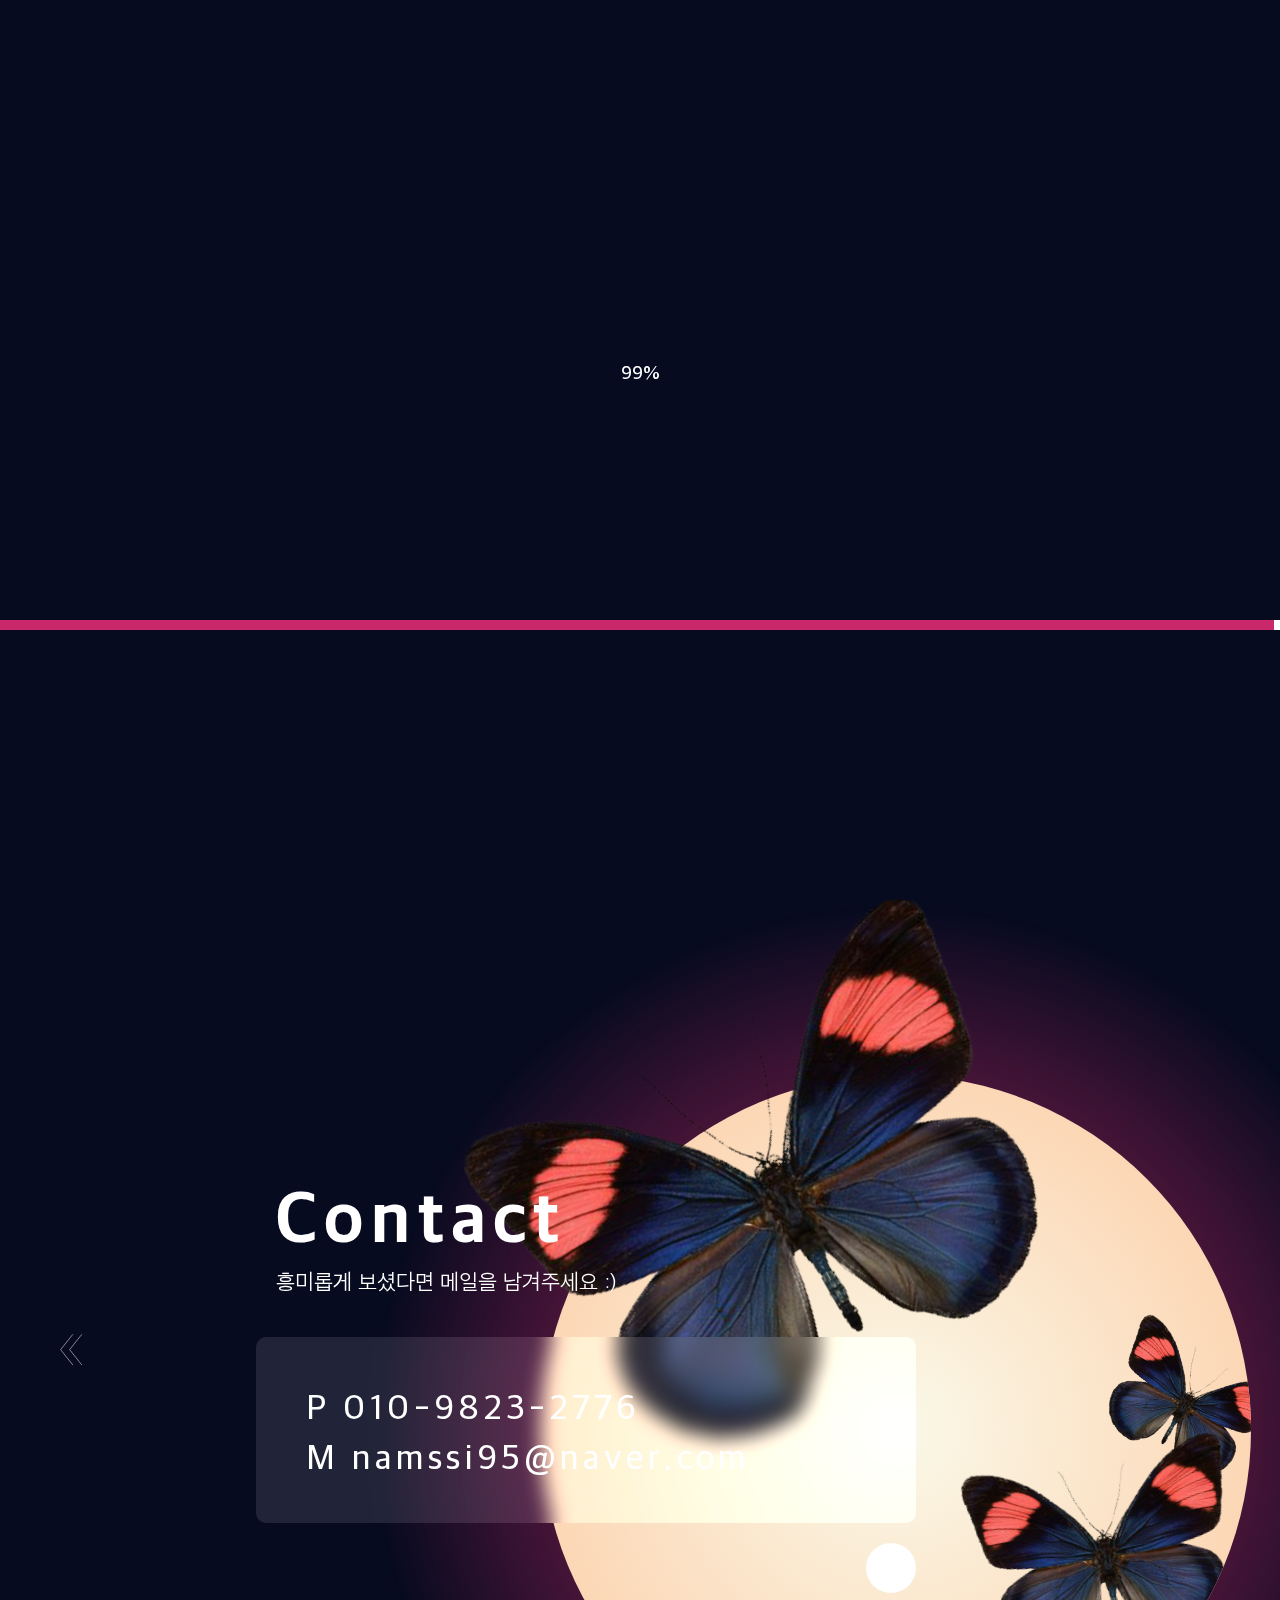
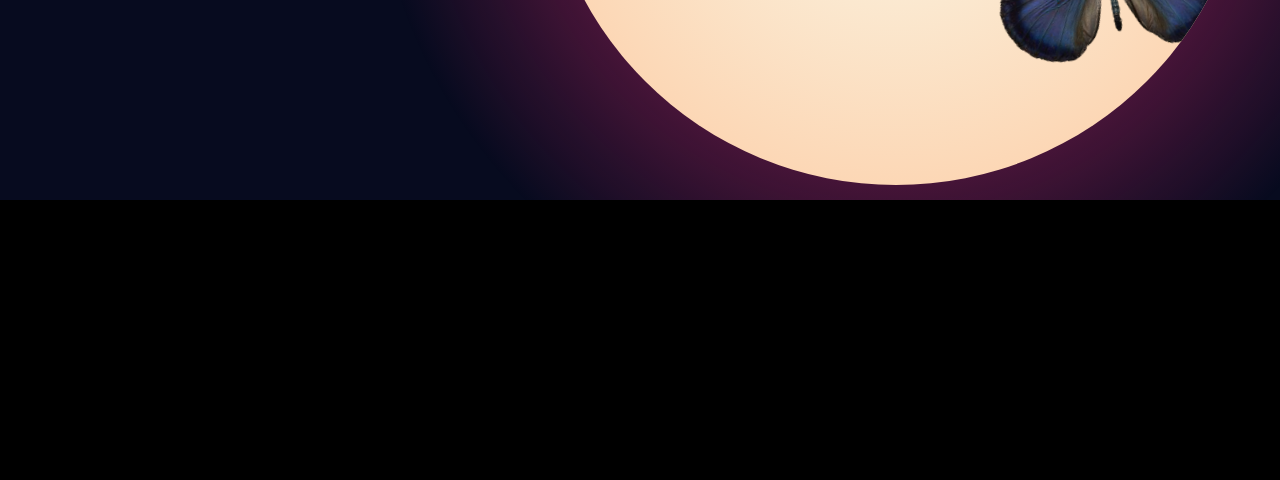
<file: index.html>
<!DOCTYPE html>
<html lang="en">
<head>
    <meta charset="UTF-8">
    <meta name="viewport" content="width=device-width, initial-scale=1.0">
    <title>Portforio for Namdahyeon</title>
    <link rel="stylesheet" href="https://use.fontawesome.com/releases/v5.15.1/css/all.css" integrity="sha384-vp86vTRFVJgpjF9jiIGPEEqYqlDwgyBgEF109VFjmqGmIY/Y4HV4d3Gp2irVfcrp" crossorigin="anonymous">
    <link type="text/css" href="./css/main.css" rel="stylesheet">
    <link type="text/css" href="./css/subpage.css" rel="stylesheet">
    <script src="./js/jquery-1.12.4.min.js"></script>
    <script src="./js/imagesloaded.pkgd.min.js"></script>
    <script type="text/javascript" src="./js/main.js" defer></script>
    <script type="text/javascript" src="./js/subpage.js" defer></script>
</head>
<body id="bod">
    <header>
        <p class="gnb" onclick="mainMenu();"><a href="#">gnb</a></p>
        <h1 class="logo">DHlogo</h1>
        <span class="int">Introduce</span>
        <img class="blind" src="./img/DH_cover.jpg" alt="DH cover"/>
    </header>
    <div id="gnb" class="gnbBox">
        <div class="dd">
            <div class="gnbWrap">
                <ul>
                    <li onclick="cotc_clese();"><a class="noLk subM1" href="#">Intro</a></li>
                    <!-- <li onclick="cotc_clese();"><a class="noLk subM2" href="#">Introduce</a></li> -->
                    <!-- <li onclick="cotc_clese();"><a class="noLk subM3" href="#">Skill</a></li> -->
                    <li onclick="cotc_clese();"><a class="noLk subM4" href="#">Work list</a></li>
                    <li onclick="cotc_open();"><a class="noLk subM5" href="#">Contact</a></li>
                </ul>
            </div>
        </div>
    </div>
    <aside>
        <div id="splash" class="splash">
            <div class="pstBox">
                <span class="progress-text">0%</span>
                <ul>
                    <li>card1</li>
                    <li>card2</li>
                    <li>card3</li>
                    <li>card4</li>
                </ul>
            </div>
            <p class="rab"></p>
            <div id="progress" class="progress">
                <p class="progress-bar"></p>
            </div>
        </div>
        <div onclick="introClose();" class="cir_wrap">
            <p class="cir_L1"></p>
            <p class="cir_L2"></p>
            <p class="cir_L3"></p>
            <div id="cr" class="cir"></div>
        </div>
        <div id="introM" class="introMovie">
            <div class="eyes">
                <div class="eyeL">
                    <div class="eyes_curv">
                        <svg id="cateye" class="catE" data-name="cateye" xmlns="http://www.w3.org/2000/svg" width="300" height="300" viewBox="0 0 300 300">
                            <path d="M465.821,388.682c10.45-9.87,9.432-4.626,14.368-21.07s15.565,15.031,15.565,15.031v24.9H462Z" transform="translate(-212.813 -167.799)" fill="#79404d"/>
                            <path id="eye1" fill="#070b1f"/>
                        </svg>
                    </div>
                    <div class="eye">
                        <p></p>
                    </div>
                    <div id="eyeB1" class="eyeB"></div>
                </div>
                <div class="eyeR">
                    <div class="eyes_curv">
                        <svg id="cateye2" class="catE" data-name="cateye2" xmlns="http://www.w3.org/2000/svg" width="300" height="300" viewBox="0 0 300 300">
                            <path d="M491.937,388.682c-10.45-9.87-9.432-4.626-14.368-21.07S462,382.643,462,382.643v24.9h33.75Z" transform="translate(-444.945 -167.799)" fill="#79404d"/>
                            <path id="eye2" transform="translate(300 300) rotate(180)" fill="#070b1f"/>
                        </svg>
                    </div>
                    <div class="eye">
                        <p></p>
                    </div>
                    <div id="eyeB2" class="eyeB"></div>
                </div>
            </div>
        </div>
        <div class="main">
            <div class="intro">
                <ul class="main_list">
                    <li class="main"><img src="./img/M_0.png" alt=""/></li>
                    <li class="main1"><img src="./img/M_1.png" alt=""/></li>
                    <li class="main2"><img src="./img/M_2.png" alt=""/></li>
                    <li class="main3"><img src="./img/M_3.png" alt=""/></li>
                    <li class="main4"><img src="./img/M_4.png" alt=""/></li>
                </ul>
            </div>
            <div class="skill">
                <!-- <section class="skl1">
                    <h5>Said the blue Caterpillar</h5><br/>
                    <h4>Who are you?</h4>
                    <div class="smoBox">
                        <p class="smogg1"></p>
                        <p class="smogg2"></p>
                        <p class="smogg3"></p>
                        <p class="smogg4"></p>
                    </div>
                </section> -->
                <!-- <section class="skl2">
                    <div class="tBox">
                        <h3><span>섬세하고</span><span>빠르게</span></h3>
                        <h2><i>I'm </i><span>UI/UX Developer</span></h2>
                        <p class="st">UI/UX 개발자</p>
                    </div>
                    <p class="cirBg"></p>
                </section> -->
                <!-- <section class="skl3">
                    <p class="pbg"></p>
                    <div class="profile">
                        <dl>
                            <dt>KEY WORD</dt>
                            <dd>#섬세함 #순발력 #지구력 #강인함 #강한책임감 #침착함 #이성적 #긍정 #웃는얼굴 #호응 #집중력 #창의력 #친절함 #융통성 #협조적 #열린생각 #존중 #배려 #도움 #손재주 #손그림 #시각디자인전공 #미술태생 #배움 #일벌레 #호기심 #승부사 #자신감 #미래지향적 #동물애호가 #대형견1 #고양이2</dd>
                        </dl>
                    </div>
                    <h3>
                        <p>
                            <img src="./img/N.svg" alt="N"/>
                            <img src="./img/A.svg" alt="A"/>
                            <img src="./img/M.svg" alt="M"/>
                        </p>
                        <p>
                            <img src="./img/D.svg" alt="D"/>
                            <img src="./img/A.svg" alt="A"/>
                            <img src="./img/H.svg" alt="H"/>
                            <img src="./img/Y.svg" alt="Y"/>
                            <img src="./img/E.svg" alt="E"/>
                            <img src="./img/O.svg" alt="O"/>
                            <img src="./img/N.svg" alt="N"/>
                        </p>
                    </h3>
                    <p class="p_year">1995 09 01 ~</p>
                    <p class="p_tx">시각디자인전공 출신입니다. 특출난 손재주와 눈썰미를 가진 다재다능한 UI/UX Developer. IT업계에서의 근무 경험을 갖고있으며,<br/>현재 Junior Front Developer가 될 모든 준비를 마쳤습니다.</p>
                </section> -->
                <!-- <section id="skl4" class="skl4">
                    <div class="s4L">
                        <dl class="s4L1">
                            <dt>WORK EXPERIENCE</dt>
                            <dd>
                                <p>총 약 2년의 경험</p>
                                <ul>
                                    <li>
                                        <h5>주식회사 FSKorea</h5>
                                        <p>IT사업부 디자인팀 대리 | 02.2019 - 06.2020</p>
                                        <ul>
                                            <li>/ 웹디자인 및 퍼블리싱, 프론트엔드 개발, 앱디자인</li>
                                            <li>/ 기업 브랜딩 디자인, BX, Ci 디자인</li>
                                            <li>/ 마케팅 운영 및 계약 진행, 마케팅 소스 디자인</li>
                                        </ul>
                                        <p>주요직무 : 시각디자인, 사이트운영, 퍼블리싱, 프론트엔드, BX디자인, 마케팅, 영상디자인</p>
                                    </li>
                                    <li>
                                        <h5>CSLab</h5>
                                        <p>콘텐츠사업부 사원 | 07.2018 - 01.2019</p>
                                        <ul>
                                            <li>/ (Adobe Animate)영상 콘텐츠 컨셉디자인 및 제작</li>
                                        </ul>
                                        <p>주요직무 : 2D, 플래쉬, 교육플레시 영상, 교육콘텐츠, 동화디자인, 애니메이션, 플래시캐릭터</p>
                                    </li>
                                </ul>
                            </dd>
                        </dl>
                        <dl class="s4L2">
                            <dt>INTERNATIONAL ACTIVITY</dt>
                            <dd>
                                <h5>교생실습(미술)</h5>
                                <p>경산여자고등학교 | 05.2017 - 06.2017</p>
                                <h5>교육봉사</h5>
                                <p>웃음꽃지역아동센터 | 05.2016 - 06.2016</p>
                            </dd>
                        </dl>
                        <dl class="s4L3">
                            <dt>EDUCATION</dt>
                            <dd><p>DaeguHaanyUniversity_4년제 학사 졸업</p><span>2014 - 2018</span>
                                <p>시각디자인전공(+교직이수)</p>
                            </dd>
                        </dl>
                    </div>
                    <div class="s4R">
                        <dl class="s4L4">
                            <dt>SOFTWARE SKILL</dt>
                            <dd>
                                <ul>
                                    <li>Adobe XD</li>
                                    <li>Adobe illustrator</li>
                                    <li>Adobe Photoshop</li>
                                    <li>Adobe Premiere</li>
                                    <li>Adobe After Effects</li>
                                    <li>Adobe Animate</li>
                                </ul>
                            </dd>
                        </dl>
                        <dl class="s4L5">
                            <dt>PROGRAMING LANGUAGE</dt>
                            <dd>
                                <ul>
                                    <li>HTML, HTML5</li>
                                    <li>CSS, CSS3</li>
                                    <li>jQuery</li>
                                    <li>javascript</li>
                                    <li>React</li>
                                </ul>
                            </dd>
                        </dl>
                        <dl class="s4L6">
                            <dt>LICENSE</dt>
                            <dd>
                                <ul>
                                    <li><p>중등학교 2급 정교사(디자인.공예)</p><span>2018.07</span></li>
                                    <li><p>웹디자인기능사</p><span>2020.12</span></li>
                                    <li><p>컴퓨터그래픽운용기능사</p><span>2020.12</span></li>
                                    <li><p>ACA Photoshop CS6</p><span>2014.12</span></li>
                                    <li><p>MOS PowerPoint 2010</p><span>2014.06</span></li>
                                    <li><p>MOS Excel 2010 Expert</p><span>2014.06</span></li>
                                    <li><p>CPR(심폐소생술)</p><span>2017.04</span></li>
                                    <li><p>1종보통운전면허</p><span>2015.09</span></li>
                                </ul>
                            </dd>
                        </dl>
                    </div>
                </section> -->
            </div>
        </div>
    </aside>
    <content>
        <div id="subP" class="content1">
            <div id="mov">
                <section class="sec sec1 last">
                    <div class="sec_main">
                        <div class="moc">
                            <em class="mac mac2"></em><i class="page page2"></i>
                        </div>
                        <div class="moc">
                            <em class="mac"></em><i class="page"></i>
                        </div>
                        <div class="moc">
                            <em class="mac mac3"></em><i class="page page3"></i>
                        </div>
                        <div class="txtBox">
                            <h3>Web Standard Essence verify</h3>
                            <h2><span>Samsung</span>electro mechanics</h2>
                            <dl>
                                <dt>About</dt>
                                <dd>웹콘텐츠 접근성 지침과 웹 표준을 준수하여 웹페이지를 제작하였습니다.<br/>
                                    또한 크로스 브라우징 검사를 완료하여 IE8 - IE11, FIREFOX, CHROME 등 웹브라우저에서 동일한 웹페이지를 볼 수 있습니다.<br/>
                                    ‘Web Standard Essence verify’ 버튼을 클릭하면 관련 검사의 결과물을 확인하실 수 있습니다.</dd>
                            </dl>
                            <dl>
                                <dt>Language</dt>
                                <dd>HTML5, CSS3, jQuery</dd>
                            </dl>
                            <span class="visit"><a class="noLk" href="./samsung_electro/index.html" onclick="window.open(this.href); return false">Visit the site</a></span>
                            <span class="visit"><a class="noLk" href="web_std.html" onclick="window.open(this.href); return false">Web Standard Essence verify</a></span>
                        </div>
                    </div>
                    <div class="sec_bg">
                        <em class="bg1"></em>
                        <em class="bg2"></em>
                        <div class="bg_bot">
                            <em class="bg3"></em>
                        </div>
                    </div>
                </section>
                <section class="sec sec2">
                    <div class="sec_main">
                        <div class="moc">
                            <em class="mac"></em><i class="page"></i>
                        </div>
                        <div class="moc">
                            <em class="tab"></em><i class="pageT"></i>
                        </div>
                        <div class="moc">
                            <em class="mob"></em><i class="pageM"></i>
                        </div>
                        <div class="txtBox">
                            <h3>Responsive Web site</h3>
                            <h2>CJone</h2>
                            <dl>
                                <dt>About</dt>
                                <dd>반응형웹으로 구현한 CJone웹사이트입니다.<br/>
                                    미디어쿼리를 이용하여 PC, 태블릿과 모바일에서 자동으로 해상도와 레이아웃이 변경됩니다.</dd>
                            </dl>
                            <dl>
                                <dt>Language</dt>
                                <dd>HTML5, CSS3, jQuery</dd>
                            </dl>
                            <dl>
                                <dt>Effect</dt>
                                <dd>transition, animation</dd>
                            </dl>
                            <span class="visit"><a class="noLk" href="./CJone/index.html" onclick="window.open(this.href); return false">Visit the site</a></span>
                        </div>
                    </div>
                    <div class="sec_bg">
                        <em class="bg1"></em>
                        <em class="bg2"></em>
                        <div class="bg_bot">
                            <em class="bg3"></em>
                        </div>
                    </div>
                </section>
                <section class="sec sec3">
                    <div class="sec_main">
                        <div class="moc">
                            <em class="nob"></em><i class="pageN"></i>
                        </div>
                        <div class="moc">
                            <em class="mob"></em><i class="pageM"></i>
                        </div>
                        <div class="txtBox">
                            <h3>UI/UX Application</h3>
                            <h2>Yangchgee</h2>
                            <dl>
                                <dt>About</dt>
                                <dd>기획부터 디자인 코딩까지 A-Z작업을 한 양치케어 전문 어플리케이션입니다.<br/>
                                    양치가 연상되는 네이밍 ‘양치기’와 깔끔함, 라운드를 컨셉으로 디자인을 하였습니다. 깨끗한 거품과 같은 털을 가진 양 캐릭터가 주요 포인트입니다.</dd>
                            </dl>
                            <dl>
                                <dt>Language</dt>
                                <dd>HTML5, CSS3, jQuery, javascript</dd>
                            </dl>
                            <dl>
                                <dt>Effect</dt>
                                <dd>Transition, animation, SVG, flex box</dd>
                            </dl>
                            <dl>
                                <dt>technique</dt>
                                <dd>Planning, Design, Cording</dd>
                            </dl>
                            <span class="visit"><a class="noLk" href="./yangchigee_info/index.html" onclick="window.open(this.href); return false">Visit the Landing page</a></span>
                            <span class="visit"><a class="noLk" href="#" onclick="window.open('https://namdahyeon.github.io/yangchigee', '_blank', 'width=375 height=812')">Visit the App</a></span>
                        </div>
                    </div>
                    <div class="sec_bg">
                        <em class="bg1"></em>
                        <em class="bg2"></em>
                        <div class="bg_bot">
                            <em class="bg3"></em>
                        </div>
                    </div>
                </section>
                <section class="sec sec4">
                    <div class="sec_main">
                        <div class="moc">
                            <em class="mac"></em><i class="page"></i>
                        </div>
                        <div class="moc">
                            <em class="nob"></em><i class="pageN"></i>
                        </div>
                        <div class="moc">
                            <em class="tab"></em><i class="pageT"></i>
                        </div>
                        <div class="moc">
                            <em class="mob"></em><i class="pageM"></i>
                        </div>
                        <div class="txtBox">
                            <h3>Renewal Responsive Web design</h3>
                            <h2>ENEX</h2>
                            <dl>
                                <dt>About</dt>
                                <dd>‘에넥스’기업의 홈페이지를 리뉴얼한 반응형 웹 디자인입니다.<br/>
                                    에넥스의 상징적인 색상을 어우러지게 사용하였으며, 로고에서 찾아낸 사선 이미지를 특징으로 만들어낸 디자인입니다.</dd>
                            </dl>
                            <dl>
                                <dt>Tool</dt>
                                <dd>AdobeXD</dd>
                            </dl>
                            <dl>
                                <dt>technique</dt>
                                <dd>Planning, Renewal design</dd>
                            </dl>
                            <span class="visit"><a class="noLk" href="enex_lend.html" onclick="window.open(this.href); return false">Visit the Landing page</a></span>
                            <span class="visit"><a class="noLk" href="enex_web.html" onclick="window.open(this.href); return false">View the Design</a></span>
                        </div>
                    </div>
                    <div class="sec_bg">
                        <em class="bg1"></em>
                        <em class="bg2"></em>
                        <div class="bg_bot">
                            <em class="bg3"></em>
                        </div>
                    </div>
                </section>
                <section class="sec sec5">
                    <div class="sec_main">
                        <div class="moc">
                            <div class="emoji emoji_like">
                                <div class="emoji_hand">
                                    <div class="emoji_thumb"></div>
                                </div>
                            </div>
                            <div class="emoji emoji_love">
                                <div class="emoji_heart"></div>
                            </div>
                            <div class="emoji emoji_haha">
                                <dlv class="emoji_face">
                                    <div class="emoji_eyes"></div>
                                    <div class="emoji_mouth">
                                        <div class="emoji_tongue"></div>
                                    </div>
                                </dlv>
                            </div>
                            <div class="emoji emoji_yay">
                                <div class="emoji_face">
                                    <div class="emoji_eyebrows"></div>
                                    <div class="emoji_mouth"></div>
                                </div>
                            </div>
                            <div class="emoji emoji_wow">
                                <div class="emoji_face">
                                    <div class="emoji_eyebrows"></div>
                                    <div class="emoji_eyes"></div>
                                    <div class="emoji_tongue"></div>
                                </div>
                            </div>
                            <div class="emoji emoji_sad">
                                <div class="emoji_face">
                                    <div class="emoji_eyebrows"></div>
                                    <div class="emoji_eyes"></div>
                                    <div class="emoji_mouth"></div>
                                </div>
                            </div>
                            <div class="emoji emoji_angry">
                                <div class="emoji_face">
                                    <div class="emoji_eyebrows"></div>
                                    <div class="emoji_eyes"></div>
                                    <div class="emoji_mouth"></div>
                                </div>
                            </div>
                        </div>
                        <div class="moc">
                            <div class="ryan">
                                <div class="ear"></div>
                                
                                <div class="face">
                                   <div class="eyebrow"></div>
                                   <div class="Eye"></div>
                                   <div class="nose"></div>
                                   <div class="mouth"></div>
                                </div>
                             </div>
                        </div>
                        <div class="txtBox">
                            <h3>Pure css animation</h3>
                            <h2>Pure CSS</h2>
                            <dl>
                                <dt>About</dt>
                                <dd>오직 Pure CSS로 구현된 모션 이모티콘입니다.<br/>
                                    hover하면 움직이는 라이언과 애니메이션으로 반복적인 움직임을 보이는 페이스북 이모티콘입니다.</dd>
                            </dl>
                            <dl>
                                <dt>Language</dt>
                                <dd>HTML5, CSS3</dd>
                            </dl>
                            <dl>
                                <dt>Effect</dt>
                                <dd>Transition, animation</dd>
                            </dl>
                        </div>
                    </div>
                    <div class="sec_bg">
                        <em class="bg1"></em>
                        <em class="bg2"></em>
                        <div class="bg_bot">
                            <em class="bg3"></em>
                        </div>
                    </div>
                </section>
                <section class="sec sec6">
                    <div class="sec_main">
                        <div class="moc">
                            <em class="mob1"></em><i class="page1"></i>
                        </div>
                        <div class="moc">
                            <em class="mob2"></em><i class="page2"></i>
                        </div>
                        <div class="moc">
                            <em class="mob3"></em><i class="page3"></i>
                        </div>
                        <div class="txtBox">
                            <h3>Frontend using React.js. SPA</h3>
                            <h2>Kakao Tolk</h2>
                            <dl>
                                <dt>About</dt>
                                <dd>Kakao Tolk을 React와 반응형 Flex Box를 사용하여 github에 배포하였습니다.<br/>
                                    프론트엔드 기술이 접목된 작업입니다.</dd>
                            </dl>
                            <dl>
                                <dt>Language</dt>
                                <dd>HTML5, CSS3, javascript, React.js</dd>
                            </dl>
                            <dl>
                                <dt>Effect</dt>
                                <dd>Flex box, git, gitHub, Ajax, Hook, Axios, Router, SPA, Function type components.</dd>
                            </dl>
                            <span class="visit"><a class="noLk" href="./kakao/index.html" onclick="window.open(this.href, '_blank', 'width=375 height=812')">View the Flexbox</a></span>
                            <span class="visit"><a class="noLk" href="#" onclick="window.open('https://namdahyeon.github.io/kakao-app/', '_blank', 'width=375 height=812')">View the React</a></span>
                        </div>
                    </div>
                    <div class="sec_bg">
                        <em class="bg1"></em>
                        <em class="bg2"></em>
                        <div class="bg_bot">
                            <em class="bg3"></em>
                        </div>
                    </div>
                </section>
            </div>
            
            <div class="con_bottom">
                <h4>work list<span>Please click slowly :)</span></h4>
                <ul id="list">
                    <li class="on" onclick="work1();"><a class="noLk" href="#"><span>삼성전기</span></a></li>
                    <li class="" onclick="work2();"><a class="noLk" href="#"><span>CJone</span></a></li>
                    <li class="" onclick="work3();"><a class="noLk" href="#"><span>Yangchigee</span></a></li>
                    <li class="" onclick="work4();"><a class="noLk" href="#"><span>ENEX</span></a></li>
                    <li class="" onclick="work5();"><a class="noLk" href="#"><span>pureCSS</span></a></li>
                    <li class="" onclick="work6();"><a class="noLk" href="#"><span>kakaoTolk</span></a></li>
                </ul>
                <strong onclick="cotc_open();">Contact</strong>
                <div class="cont">
                    <ul>
                        <li class="prev" onclick="prv();"><a class="noLk" href="#">prev</a></li>
                        <li class="stop" id="st" onclick="stp();"><a class="noLk" href="#">stop</a></li>
                        <li class="next" onclick="nxt();"><a class="noLk" href="#">next</a></li>
                    </ul>
                    <p>
                        <span>Portfolio</span>
                        <span>nam dahyeon</span>
                    </p>
                </div>
            </div>
        </div>
        <div id="contact" class="contact">
            <div class="cotc_tBox">
                <h2>Contact</h2>
                <p>흥미롭게 보셨다면 메일을 남겨주세요 :)</p>
                <div>
                    <p>P 010-9823-2776</p>
                    <p>M namssi95@naver.com</p>
                </div>
                <ul>
                    <!-- <li><a class="noLk" href="https://blog.naver.com/namssi95" onclick="window.open(this.href); return false"><i class="fas fa-blog"></i></a></li> -->
                    <li><a class="noLk" href="https://github.com/namdahyeon" onclick="window.open(this.href); return false"><i class="fab fa-github"></i></a></li>
                </ul>
            </div>
            <div class="cotc_bg">
                <p class="cotc_cir0"></p>
                <p class="cotc_cir1"></p>
                <p class="cotc_cir">
                    <span class="butt2"></span>
                    <span class="butt3"></span>
                </p>
                <p class="butt1"></p>
            </div>
            <p onclick="cotc_clese();" class="cotc_back"></p>
        </div>
    </content>
    <div class="bigsereenText">
        <span>Please make your screen PC :)</span>
    </div>
</body>
</html>
</file>
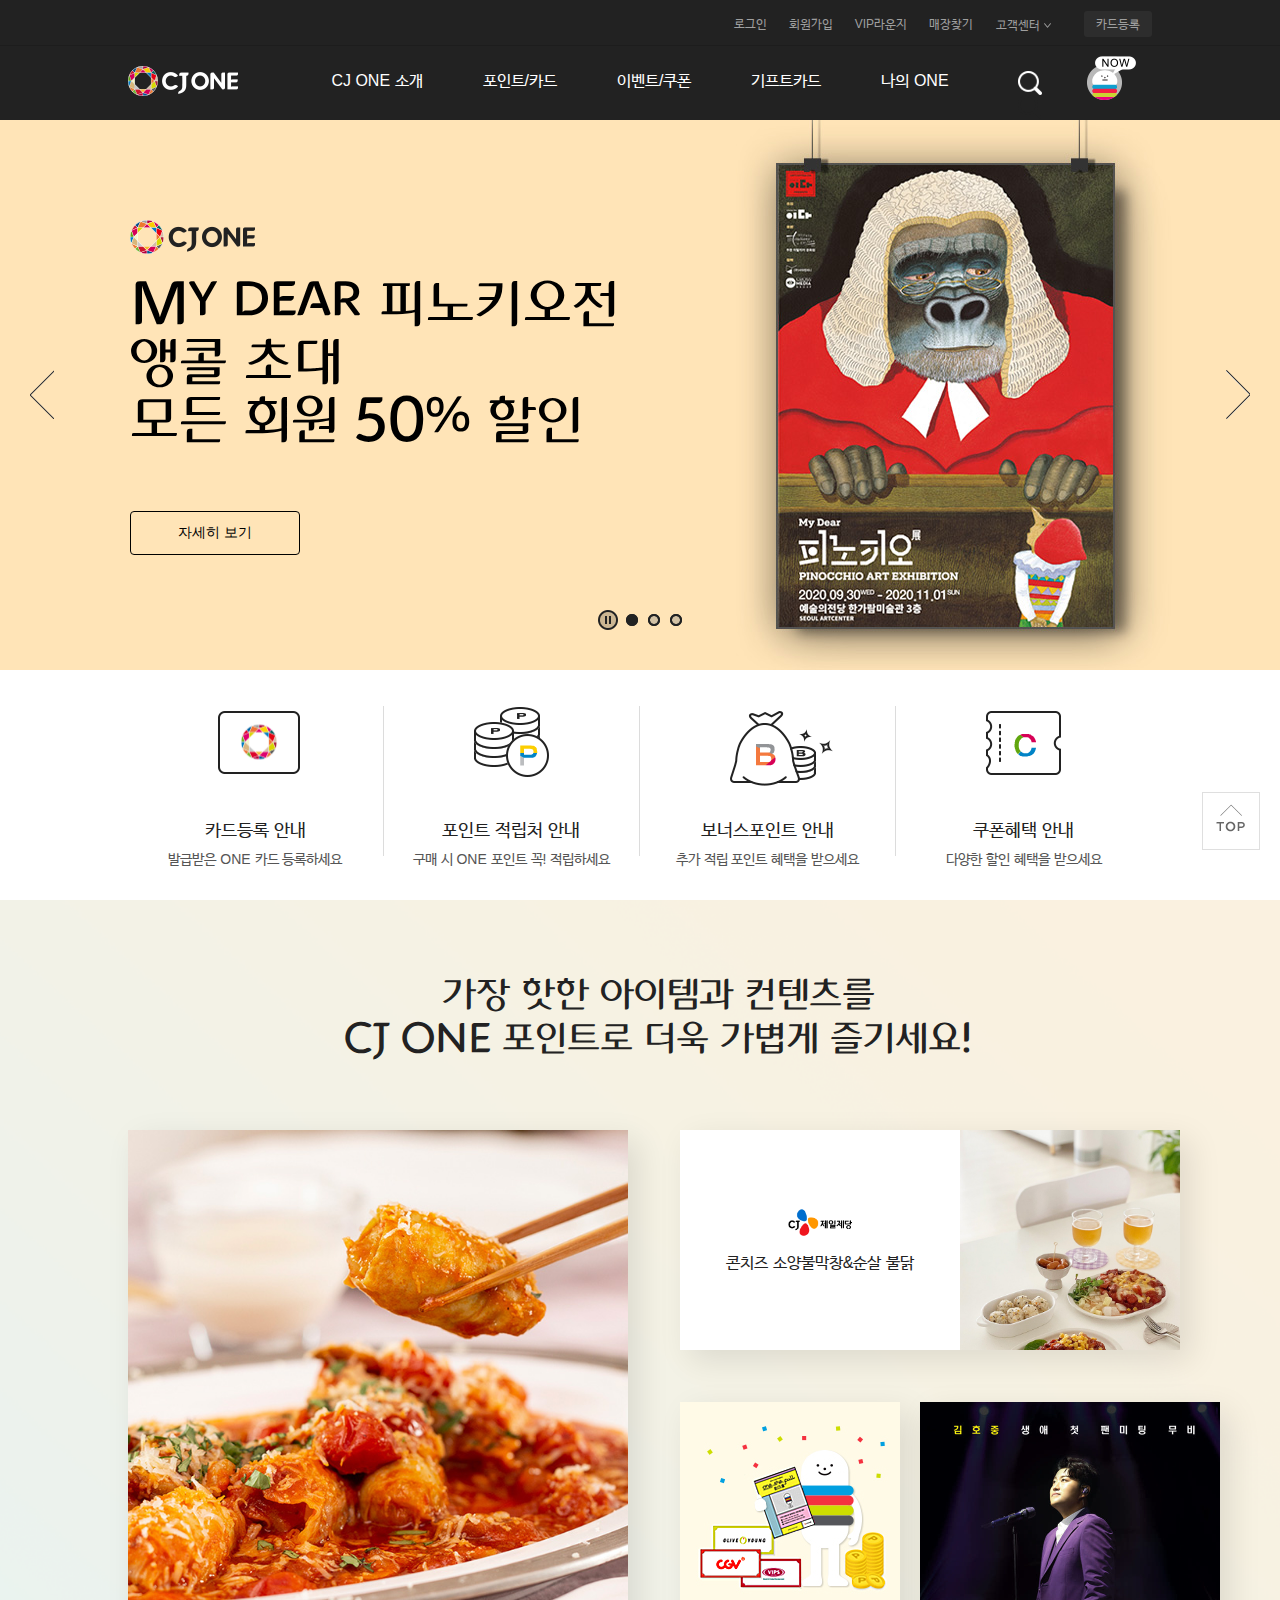
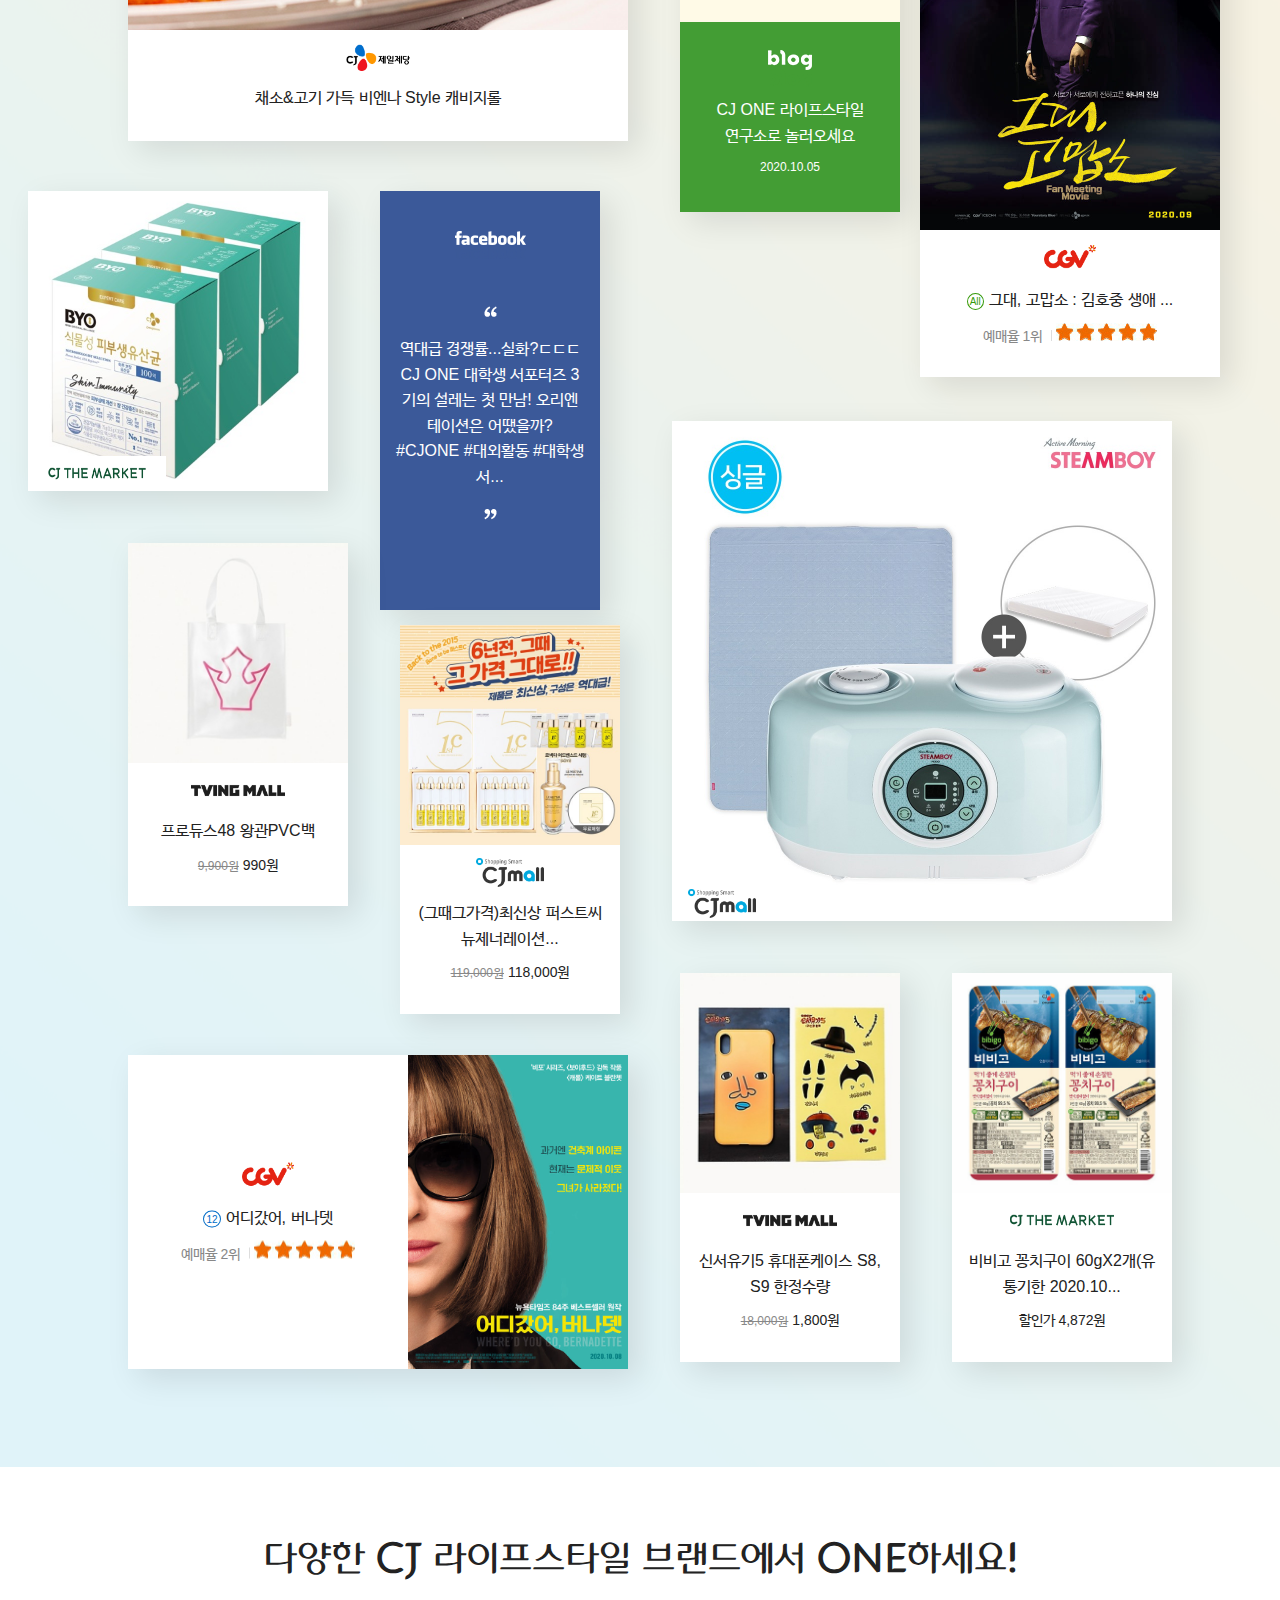
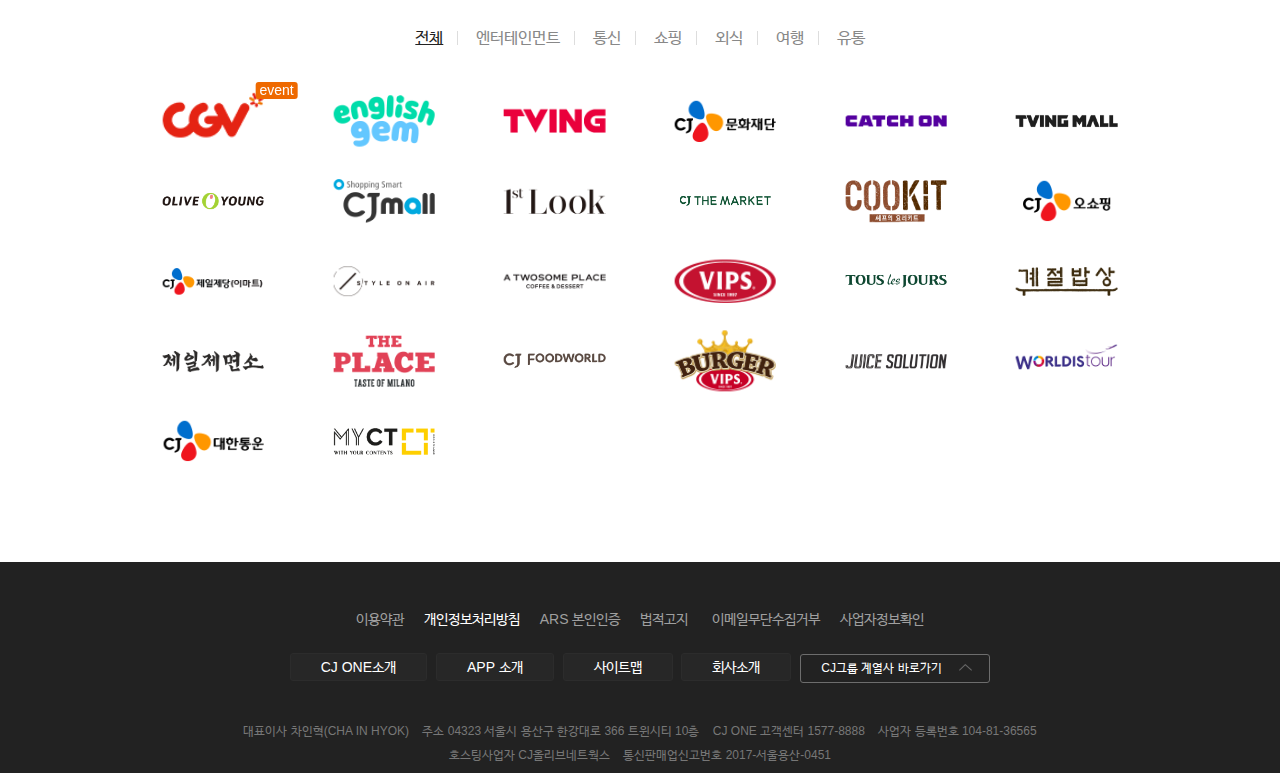
<file: CJone/index.html>
<!DOCTYPE html>
<html lang="ko">
<head>
   <meta charset="UTF-8">
   <meta name="viewport" content="width=device-width, initial-scale=1.0">
   <title>CJone</title>
   <link rel="stylesheet" type="text/css" href="css/main.css">
   <script type="text/javascript" src="js/jquery-1.12.4.min.js"></script>
   <script type="text/javascript" src="js/jquery.mobile.custom.min.js"></script>
   <script type="text/javascript" src="js/main.js"></script>
</head>
<body>
   <header>
      <div class="header_wrap">
      <div class="header_inner">
      <!-- 본문바로가기 -->
      <div id="skipnavi"><a href="#container">본문바로가기</a></div>

      <!-- 로고 -->
      <h1><a href="#"><img src="images/logo_cjone.png" alt="CJone" /></a></h1>

      <!-- 탑메뉴 -->
      <div class="mobile">
      <h2>메뉴 전체보기</h2>
         <dl class="topMenu">
            <dt class="blind">탑메뉴</dt>
            <dd><a href="#">로그인</a></dd>
            <dd><a href="#">회원가입</a></dd>
            <dd><a href="#">VIP라운지</a></dd>
            <dd><a href="#">매장찾기</a></dd>
            <dd><a href="#" class="link">고객센터
               <ul>
                  <li><a href="#">자주 찾는 질문</a></li>
                  <li><a href="#">1:1상담</a></li>
                  <li><a href="#">뉴스&공지</a></li>
               </ul>
            </a></dd>
            <dd><a href="#" class="card">카드등록</a></dd>
         </dl>

         <!-- gnb -->
         <nav id="gnb" class="gnb">
            <h2 class="blind">주메뉴</h2>
            <ul>
               <li>
                  <a href="#">CJ ONE 소개</a>
               </li>
               <li>
                  <a href="#">포인트/카드</a>
                  <ul>
                     <li><a href="#">포인트 적립/사용</a></li>
                     <li><a href="#">제휴 브랜드</a></li>
                     <li><a href="#">보너스포인트</a></li>
                     <li><a href="#">포인트 기부</a></li>
                     <li><a href="#">포인트 선물</a></li>
                     <li><a href="#">포인트 전환</a></li>
                     <li><a href="#">기프트포인트 등록</a></li>
                     <li><a href="#">제휴 신용카드 안내</a></li>
                  </ul>
               </li>
               <li>
                  <a href="#">이벤트/쿠폰</a>
                  <ul>
                     <li><a href="#">이벤트</a></li>
                     <li><a href="#">쿠폰</a></li>
                     <li><a href="#">득템프</a></li>
                  </ul>
               </li>
               <li>
                  <a href="#">기프트카드</a>
                  <ul>
                     <li><a href="#">나의 기프트카드</a></li>
                     <li><a href="#">키프트카드 선물</a></li>
                     <li><a href="#">등록/전환</a></li>
                     <li><a href="#">선물함</a></li>
                     <li><a href="#">기프트카드 안내</a></li>
                     <li><a href="#">기업 대량구매</a></li>
                  </ul>
               </li>
               <li>
                  <a href="#">나의 ONE</a>
                  <ul>
                     <li><a href="#">나의 ONE</a></li>
                     <li><a href="#">나의 포인트</a></li>
                     <li><a href="#">카드 관리/변경</a></li>
                     <li><a href="#">나의 쿠폰</a></li>
                     <li><a href="#">응모 이벤트</a></li>
                     <li><a href="#">ONE콘 구매내역</a></li>
                     <li><a href="#">나의 상담내역</a></li>
                  </ul>
               </li>
            </ul>
         </nav>
      </div>
      <button class="close" type="button">전체메뉴닫기</button>
      <dl class="myInfo">
         <dt class="blind">개인화 컨텐츠</dt>
         <dd class="open"><a href="#"><img src="./images/btn_gnb_open.png" alt="메뉴보기" /></a></dd>
         <dd class="sch_btn"><a href="#">검색입력서식 열기</a></dd>
         <dd class="login"><em></em><span></span><a href="#">나의정보 열기</a></dd>
      </dl>
      </div>
      <!-- search -->
      <div class="search">
         <fieldset>
            <legend class="blind">검색영역</legend>
            <input type="text" id="search" maxlength="200" value name="search_keyword" title="검색어 입력란" placeholder="검색어를 입력해주세요." />
            <button type="button" id="srchBtn" class="srchBtn">검색</button>
         </fieldset>
      </div>
      </div>
   </header>
   <hr/>
   <section>
      <div class="section_inner">
         <div class="controls">
            <p><button>일시정지</button></p>
            <ul>
               <li><a href="#">1번슬라이드로 이동</a></li>
               <li><a href="#">2번슬라이드로 이동</a></li>
               <li><a href="#">3번슬라이드로 이동</a></li>
            </ul>
            <div>
               <button type="button" class="prev">이전</button>
               <button type="button" class="next">다음</button>
            </div>
         </div>
         <ul>
            <li class="slide">
               <div class="text_container">
                  <p class="log"><img src="images/banner_cj_logo.png" alt="CJ one 피노키오 앵콜전" /></p>
                  <p class="tit">My dear 피노키오전<br/>앵콜 초대<br/>모든 회원 50% 할인</p>
                  <p class="h_desc"></p>
                  <button type="button" class="slide_btn">자세히 보기</button>
               </div>
               <div class="img_wrap">
                  <img src="images/20200928_174d2d4b7f481.jpg" alt="CJ ONE WEEK X My Dear 피노키오 앵콜전" />
               </div>
            </li>
            <li class="slide white">
               <div class="text_container">
                  <p class="log"><img src="images/20200924_174beaa538391.png" alt="CGV" /></p>
                  <p class="tit">CJ ONE WEEK<br/>&#60;월간 오페라&#62;<br/>'유쾌한 과부' 할인/초대</p>
                  <p class="h_desc">할인적용 상영기간: 10/2(금) ~ 10/30(금)<br/>쿠폰 사용기간: 9/29(화) ~ 10/30(금)</p>
                  <button type="button" class="slide_btn">자세히 보기</button>
               </div>
               <div class="img_wrap">
                  <img src="images/20200924_174beaa21de81.jpg" alt="월간오페라 유쾌한 과부" />
               </div>
            </li>
            <li class="slide white">
               <div class="text_container">
                  <p class="log"><img src="images/20200924_174bd90446741.png" alt="CJ one week" /></p>
                  <p class="tit">CJ ONE WEEK<br/>신비아파트 시즌3 파트2<br/>첫방송 기대평 이벤트</p>
                  <p class="h_desc">기간: 9.24(목) ~ 10.7(수)</p>
                  <button type="button" class="slide_btn">자세히 보기</button>
               </div>
               <div class="img_wrap">
                  <img src="images/20200924_174bd8fb77931.jpg" alt="신비아파트 첫방송 기대평 이벤트" />
               </div>
            </li>
         </ul>
      </div>
   </section>
   <hr/>
   <div class="container">
      <!-- quick -->
      <div class="content1">
         <div class="cont_inner">
            <ul>
               <li>
                  <a href="#" class="quick quick1">
                     <span></span>
                     <dl>
                        <dt>카드등록 안내</dt>
                        <dd>발급받은 ONE 카드 등록하세요</dd>
                     </dl>
                  </a>
               </li>
               <li>
                  <a href="#" class="quick quick2">
                     <span></span>
                     <dl>
                        <dt>포인트 적립처 안내</dt>
                        <dd>구매 시 ONE 포인트 꼭! 적립하세요</dd>
                     </dl>
                  </a>
               </li>
               <li>
                  <a href="#" class="quick quick3">
                     <span></span>
                     <dl>
                        <dt>보너스포인트 안내</dt>
                        <dd>추가 적립 포인트 혜택을 받으세요</dd>
                     </dl>
                  </a>
               </li>
               <li>
                  <a href="#" class="quick quick4">
                     <span></span>
                     <dl>
                        <dt>쿠폰혜택 안내</dt>
                        <dd>다양한 할인 혜택을 받으세요</dd>
                     </dl>
                  </a>
               </li>
            </ul>
         </div>
      </div>
      <hr/>
      <div class="content2">
         <div class="cont_inner">
            <h2>가장 핫한 아이템과 컨텐츠를<br/>CJ ONE 포인트로 더욱 가볍게 즐기세요!</h2>
            <!-- 캐비지롤 -->
            <div class="hot_item1">
               <a href="#">
                  <p><img src="images/0000002605.jpg" alt="캐비지롤"/></p>
                  <div>
                     <p class="c2_logo"><img src="images/cnt2-logo.png" alt="CJ 제일제당" /></p>
                     <p class="c2_tit">채소&고기 가득 비엔나 Style 캐비지롤</p>
                  </div>
               </a>
               <div>
               <div>
                  <p><img src="images/cnt2-logo.png" alt="CJ 제일제당" /></p>
                  <div>
                     <p class="title">채소&고기 가득 비엔나 Style 캐비지롤</p>
                     <p class="text_desc">메뉴 : 일품요리</p>
                     <p class="text_desc">난이도 : 중</p>
                  </div>
                  <button type="button">레시피 보기</button>
               </div>
            </div>
            </div>
            <!-- 콘치즈 소양불막창&순살 불닭 -->
            <div class="hot_item2">
               <a href="#">
                  <p><img src="images/0000002604.jpg" alt="콘치즈 소양불막창&순살 불닭"/></p>
                  <div>
                     <p class="c2_logo"><img src="images/cnt2-logo.png" alt="CJ 제일제당" /></p>
                     <p class="c2_tit">콘치즈 소양불막창&순살 불닭</p>
                  </div>
               </a>
               <div>
               <div>
                  <p><img src="images/cnt2-logo.png" alt="CJ 제일제당" /></p>
                  <div>
                     <p class="title">콘치즈 소양불막창&순살 불닭</p>
                     <p class="text_desc">메뉴 : 찜/구이/볶음</p>
                     <p class="text_desc">난이도 : 하</p>
                  </div>
                  <button type="button">레시피 보기</button>
               </div>
               </div>
            </div>
            <!-- blog -->
            <div class="hot_item4">
               <a href="#">
                  <p><img src="images/cnt2-3.jpg" alt="CJone_blog"/></p>
                  <div>
                     <p class="c2_logo">blog</p>
                     <p class="c2_tit">CJ ONE 라이프스타일<br/>연구소로 놀러오세요</p>
                     <p class="text_desc">2020.10.05</p>
                  </div>
               </a>
               <div>
               <div>
                  <p>blog</p>
                  <div>
                     <p class="title">CJ ONE 라이프스타일<br/>연구소로 놀러오세요</p>
                     <p class="text_desc">2020.10.05</p>
                  </div>
                  <button type="button">자세히 보기</button>
               </div>
               </div>
            </div>
            <!-- 김호중: 그대,고맙소 -->
            <div class="hot_item3">
               <a href="#">
                  <p><img src="images/83756_320.jpg" alt="그대, 고맙소"/></p>
                  <div>
                     <p class="c2_logo"><img src="images/20160808_1934261.png" alt="CGV" /></p>
                     <p class="c2_tit"><span class="grade">All</span>그대, 고맙소 : 김호중 생애  ...</p>
                     <p class="text_desc">
                        <span class="reserve">예매율 1위</span>
                        <span class="blind">별점</span>
                        <span class="star">4.75/5</span>
                     </p>
                  </div>
               </a>
               <div>
               <div>
                  <p><img src="images/20160808_1934261.png" alt="CGV" /></p>
                  <div>
                     <p class="title"><span class="grade">All<span class="blind">전체 관람가</span></span>그대, 고맙소 : 김호중 생애 첫 팬미팅 무비</p>
                     <p class="text_desc">누적관객수 : 59,349명</p>
                     <p class="text_desc">감독 : -</p>
                     <p class="text_desc">상영시간: 080분</p>
                     <p class="text_desc">
                        <span class="reserve">예매율 1위</span>
                        <span class="blind">별점</span>
                        <span class="star">4.75/5</span>
                     </p>
                  </div>
                  <button type="button">예매하기</button>
               </div>
               </div>
            </div>
            <!-- BYO식물성피부생유산균 -->
            <div class="hot_item5">
               <a href="#">
                  <p><img src="images/20200924155625454.png" alt="BYO식물성피부생유산균"/></p>
                  <div>
                     <p class="c2_logo"><img src="images/cjthemarket_logo.png" alt="더마켓" /></p>
                  </div>
               </a>
               <div>
               <div>
                  <p><img src="images/cjthemarket_logo.png" alt="더마켓" /></p>
                  <div>
                     <p class="title">BYO식물성피부생유산균2.5G*30포x3개</p>
                     <p class="text_desc">할인가 38,502원</p>
                  </div>
                  <button type="button">구매하기</button>
               </div>
               </div>
            </div>
            <!-- facebook -->
            <div class="hot_item6">
               <a href="#">
                  <div>
                     <p class="c2_logo">facebook</p>
                     <p class="c2_tit">역대급 경쟁률...실화?ㄷㄷㄷ CJ ONE 대학생 서포터즈 3기의 설레는 첫 만남! 오리엔테이션은 어땠을까?<br/> #CJONE #대외활동 #대학생서...</p>
                  </div>
               </a>
               <div>
               <div>
                  <p>facebook</p>
                  <div>
                     <p class="title">역대급 경쟁률...실화?ㄷㄷㄷ CJ ONE 대학생 서포터즈 3기의 설레는 첫 만남! 오리엔테이션은 어땠을까?<br/> #CJONE #대외활동 #대학생서...</p>
                  </div>
                  <button type="button">자세히 보기</button>
               </div>
               </div>
            </div>
            <!-- 프로듀스48 백 -->
            <div class="hot_item7">
               <a href="#">
                  <p><img src="images/15565_tmp_15664551702715view.jpg" alt="프로듀스48 왕관PVC백"/></p>
                  <div>
                     <p class="c2_logo"><img src="images/20191105_1610531.png" alt="TVING MALL" /></p>
                     <p class="c2_tit">프로듀스48 왕관PVC백</p>
                     <p class="text_desc">
                        <span class="blind">정상가</span>
                        <del>9,900원</del>
                        <span class="blind">판매가</span>990원
                     </p>
                  </div>
               </a>
               <div>
               <div>
                  <p><img src="images/20191105_1610531.png" alt="TVING MALL" /></p>
                  <div>
                     <p class="title">프로듀스48 왕관PVC백</p>
                     <p class="text_desc">
                        <span class="blind">정상가</span>
                        <del>9,900원</del>
                        <span class="blind">판매가</span>990원
                     </p>
                  </div>
                  <button type="button">구매하기</button>
               </div>
               </div>
            </div>
            <!-- 비타민세럼 -->
            <div class="hot_item8">
               <a href="#">
                  <p><img src="images/67562606l.jpg" alt="최신상 퍼스트씨 뉴제너레이션 비타민세럼"/></p>
                  <div>
                     <p class="c2_logo"><img src="images/20160811_0205501.png" alt="CJ mall" /></p>
                     <p class="c2_tit">(그때그가격)최신상 퍼스트씨 뉴제너레이션...</p>
                     <p class="text_desc">
                        <span class="blind">정상가</span>
                        <del>119,000원</del>
                        <span class="blind">판매가</span>118,000원
                     </p>
                  </div>
               </a>
               <div>
               <div>
                  <p><img src="images/20160811_0205501.png" alt="CJ mall" /></p>
                  <div>
                     <p class="title">(그때그가격)최신상 퍼스트씨 뉴제너레이션...</p>
                     <p class="text_desc">
                        <span class="blind">정상가</span>
                        <del>119,000원</del>
                        <span class="blind">판매가</span>118,000원
                     </p>
                  </div>
                  <button type="button">구매하기</button>
               </div>
               </div>
            </div>      
            <!-- 온수매트 -->
            <div class="hot_item9">
               <a href="#">
                  <p><img src="images/66848408l.jpg" alt="스팀보이 슬림 사계절 온수매트 싱글 F5300-A181"/></p>
                  <div>
                     <p class="c2_logo"><img src="images/20160811_0205501.png" alt="CJ mall" /></p>
                  </div>
               </a>
               <div>
               <div>
                  <p><img src="images/20160811_0205501.png" alt="CJ mall" /></p>
                  <div>
                     <p class="title">스팀보이 슬림 사계절 온수매트 싱글 F5300-A181</p>
                     <p class="text_desc"><span class="blind">판매가</span>168,000원</p>
                  </div>
                  <button type="button">구매하기</button>
               </div>
               </div>
            </div>
            <!-- 어디갔어,버나뎃 -->
            <div class="hot_item10">
               <a href="#">
                  <p><img src="images/83754_320.jpg" alt="어디갔어, 버나뎃"/></p>
                  <div>
                     <p class="c2_logo"><img src="images/20160808_1934261.png" alt="CGV" /></p>
                     <p class="c2_tit"><span class="grade">12<span class="blind">세 이상 관람가</span></span>어디갔어, 버나뎃</p>
                     <p class="text_desc">
                        <span class="reserve">예매율 2위</span>
                        <span class="blind">별점</span>
                        <span class="star">0/5</span>
                     </p>
                  </div>
               </a>
               <div>
               <div>
                  <p><img src="images/20160808_1934261.png" alt="CGV" /></p>
                  <div>
                     <p class="title"><span class="grade">12<span class="blind">세 이상 관람가</span></span>어디갔어, 버나뎃</p>
                     <p class="text_desc">누적관객수 : 442명</p>
                     <p class="text_desc">감독 : 리처드 링클레이터</p>
                     <p class="text_desc">상영시간: 109분</p>
                     <p class="text_desc">
                        <span class="reserve">예매율 2위</span>
                        <span class="blind">별점</span>
                        <span class="star">0/5</span>
                     </p>
                  </div>
                  <button type="button">예매하기</button>
               </div>
               </div>
            </div>
            <!-- 신서유기5 케이스 -->
            <div class="hot_item11">
               <a href="#">
                  <p><img src="images/06c48c25529ff35a4cff333238719b20.jpg" alt="신서유기5 휴대폰케이스 S8, S9 한정수량"/></p>
                  <div>
                     <p class="c2_logo"><img src="images/20191105_1610531.png" alt="TVING MALL" /></p>
                     <p class="c2_tit">신서유기5 휴대폰케이스 S8, S9 한정수량</p>
                     <p class="text_desc">
                        <span class="blind">정상가</span>
                        <del>18,000원</del>
                        <span class="blind">판매가</span>1,800원
                     </p>
                  </div>
               </a>
               <div>
               <div>
                  <p><img src="images/20191105_1610531.png" alt="TVING MALL" /></p>
                  <div>
                     <p class="title">신서유기5 휴대폰케이스 S8, S9 한정수량</p>
                     <p class="text_desc">
                        <span class="blind">정상가</span>
                        <del>18,000원</del>
                        <span class="blind">판매가</span>1,800원
                     </p>
                  </div>
                  <button type="button">구매하기</button>
               </div>
               </div>
            </div>
            <!-- 비비고 꽁치구이 -->
            <div class="hot_item12">
               <a href="#">
                  <p><img src="images/20200813140656041.jpg" alt="비비고 꽁치구이 60gX2개(유통기한 2020.10.20)"/></p>
                  <div>
                     <p class="c2_logo"><img src="images/cjthemarket_logo.png" alt="더마켓" /></p>
                     <p class="c2_tit">비비고 꽁치구이 60gX2개(유통기한 2020.10...</p>
                     <p class="text_desc">할인가 4,872원</p>
                  </div>
               </a>
               <div>
               <div>
                  <p><img src="images/cjthemarket_logo.png" alt="더마켓" /></p>
                  <div>
                     <p class="title">비비고 꽁치구이 60gX2개(유통기한 2020.10.20)</p>
                     <p class="text_desc">할인가 4,872원</p>
                  </div>
                  <button type="button">구매하기</button>
               </div>
               </div>
            </div>
         </div>
         <img class="c2_bg1 c2_bg" src="./images/bg_circle01.png" alt="컨텐츠소개 배경도형1" />
         <img class="c2_bg2 c2_bg" src="./images/bg_circle02.png" alt="컨텐츠소개 배경도형2" />
         <img class="c2_bg3 c2_bg" src="./images/bg_circle03.png" alt="컨텐츠소개 배경도형3" />
         <img class="c2_bg4 c2_bg" src="./images/bg_circle04.png" alt="컨텐츠소개 배경도형4" />
         <img class="c2_bg5 c2_bg" src="./images/bg_circle05.png" alt="컨텐츠소개 배경도형5" />
         <img class="c2_bg6 c2_bg" src="./images/bg_circle06.png" alt="컨텐츠소개 배경도형6" />
         <img class="c2_bg7 c2_bg" src="./images/bg_circle_doughnut01.png" alt="컨텐츠소개 배경도형7" />
         <img class="c2_bg8 c2_bg" src="./images/bg_circle_doughnut02.png" alt="컨텐츠소개 배경도형8" />
      </div>
      <hr/>
      <div class="content3">
         <div class="cont_inner">
            <h2>다양한 CJ 라이프스타일 <span>브랜드에서 ONE하세요!</span></h2>
            <ul>
               <li class="global global1"><a href="#" onclick="return">전체</a>
                  <ul>
                     <li><a href="#"><img src="images/20160808_1934261.png" alt="CGV" /><span>event</span></a>
                        <div class="detail">
                           <p>결제금액의<em>5%적립</em></p>
                        </div>
                     </li>
                     <li><a href="#"><img src="images/20180521_0949041.png" alt="english gem" /></a>
                        <div class="detail">
                           <p>결제금액의<em>1%적립</em></p>
                        </div>
                     </li>
                     <li><a href="#"><img src="images/tving_logo.png" alt="tving" /></a>
                        <div class="detail">
                           <p>결제금액의<em>1%~5%적립</em></p>
                        </div>
                     </li>
                     <li><a href="#"><img src="images/cjculture_logo.png" alt="CJ문화재단" /></a>
                        <div class="detail">
                           <p>젊은 창작문화를 움직이다 <em>CJ문화재단</em></p>
                        </div>
                     </li>
                     <li><a href="#"><img src="images/catchon_logo.png" alt="CATCH ON" /></a>
                        <div class="detail">
                           <p>결제금액의<em>1%적립</em></p>
                        </div>
                     </li>
                     <li><a href="#"><img src="images/tvingmall_logo.png" alt="TVING MALL" /></a>
                        <div class="detail">
                           <p>결제금액의<em>1%~2%적립</em></p>
                        </div>
                     </li>
                     <li><a href="#"><img src="images/oliveyoung_logo.png" alt="OLIVE YOUNG" /></a>
                        <div class="detail">
                           <p>결제금액의<em>0.5%~2%적립</em></p>
                        </div>
                     </li>
                     <li><a href="#"><img src="images/cjmall_logo.png" alt="CJmall" /></a>
                        <div class="detail">
                           <p>결제금액의<em>0.1%~0.3%적립</em></p>
                        </div>
                     </li>
                     <li><a href="#"><img src="images/20160811_0209481.png" alt="1stLook" /></a>
                        <div class="detail">
                           <p>결제금액의<em>0.1%~0.3%적립</em></p>
                        </div>
                     </li>
                     <li><a href="#"><img src="images/20190703_0846591.png" alt="CJ THE MARKET" /></a>
                        <div class="detail">
                           <p>결제금액의<em>5%적립</em></p>
                        </div>
                     </li>
                     <li><a href="#"><img src="images/20190628_1546071.png" alt="COOKIT" /></a>
                        <div class="detail">
                           <p>결제금액의<em>0.2%적립</em></p>
                        </div>
                     </li>
                     <li><a href="#"><img src="images/20180803_1410341.png" alt="CJ오쇼핑" /></a>
                        <div class="detail">
                           <p>결제금액의<em>0.3%적립</em></p>
                        </div>
                     </li>
                     <li><a href="#"><img src="images/20180803_1422491.png" alt="CJ제일제당(이마트)" /></a>
                        <div class="detail">
                           <p>결제금액의<em>0.2% 익일적립</em></p>
                        </div>
                     </li>
                     <li><a href="#"><img src="images/20190820_1553541.png" alt="STYLE ON AIR" /></a>
                        <div class="detail">
                           <p>결제금액의<em>3%적립</em></p>
                        </div>
                     </li>
                     <li><a href="#"><img src="images/20191007_1829491.png" alt="A TWOSOME PLACE" /></a>
                        <div class="detail">
                           <p>결제금액의<em>0.5%적립</em></p>
                        </div>
                     </li>
                     <li><a href="#"><img src="images/20160811_0153111.png" alt="VIPS" /></a>
                        <div class="detail">
                           <p>결제금액의<em>0.5%적립</em></p>
                        </div>
                     </li>
                     <li><a href="#"><img src="images/20160901_1058041.png" alt="TOUS les JOURS" /></a>
                        <div class="detail">
                           <p>결제금액의<em>0.5%적립</em></p>
                        </div>
                     </li>
                     <li><a href="#"><img src="images/20160811_0202351.png" alt="계절밥상" /></a>
                        <div class="detail">
                           <p>결제금액의<em>0.5%적립</em></p>
                        </div>
                     </li>
                     <li><a href="#"><img src="images/20160811_0225051.png" alt="제일제면소" /></a>
                        <div class="detail">
                           <p>결제금액의<em>0.5%적립</em></p>
                        </div>
                     </li>
                     <li><a href="#"><img src="images/20190718_1654081.png" alt="THE PLACE" /></a>
                        <div class="detail">
                           <p>결제금액의<em>0.5%적립</em></p>
                        </div>
                     </li>
                     <li><a href="#"><img src="images/20160811_0241451.png" alt="CJ FOODWORLD" /></a>
                        <div class="detail">
                           <p>결제금액의<em>0.5%적립</em></p>
                        </div>
                     </li>
                     <li><a href="#"><img src="images/20160811_0244571.png" alt="BURGER VIPS" /></a>
                        <div class="detail">
                           <p>결제금액의<em>0.5%적립</em></p>
                        </div>
                     </li>
                     <li><a href="#"><img src="images/20160811_0303391.png" alt="JUICE SOLUTION" /></a>
                        <div class="detail">
                           <p>결제금액의<em>2%적립</em></p>
                        </div>
                     </li>
                     <li><a href="#"><img src="images/20180928_1340051.png" alt="WORLDIStour" /></a>
                        <div class="detail">
                           <p>결제금액의<em>2%적립</em></p>
                        </div>
                     </li>
                     <li><a href="#"><img src="images/20180803_1402141.png" alt="CJ대한통운" /></a>
                        <div class="detail">
                           <p>결제금액의<em>2%적립</em></p>
                        </div>
                     </li>
                     <li><a href="#"><img src="images/20171116_1540311.png" alt="MYCT" /></a>
                        <div class="detail">
                           <p>결제금액의<em>3%적립</em></p>
                        </div>
                     </li>
                  </ul>
               </li>
               <li class="global global2"><a href="#" onclick="return">엔터테인먼트</a>
                  <ul>
                     <li><a href="#"><img src="images/20160808_1934261.png" alt="CGV" /><span>event</span></a>
                        <div class="detail">
                           <p>결제금액의<em>5%적립</em></p>
                        </div>
                     </li>
                     <li><a href="#"><img src="images/20180521_0949041.png" alt="english gem" /></a>
                        <div class="detail">
                           <p>결제금액의<em>1%적립</em></p>
                        </div>
                     </li>
                     <li><a href="#"><img src="images/tving_logo.png" alt="TVING" /></a>
                        <div class="detail">
                           <p>결제금액의<em>1%~5%적립</em></p>
                        </div>
                     </li>
                     <li><a href="#"><img src="images/20180914_1352201.png" alt="CJ문화재단" /></a>
                        <div class="detail">
                           <p>젊은 창작문화를 움직이다<em>CJ문화재단</em></p>
                        </div>
                     </li>
                     <li><a href="#"><img src="images/20180910_1411351.png" alt="CATCH ON" /></a>
                        <div class="detail">
                           <p>결제금액의<em>1%적립</em></p>
                        </div>
                     </li>
                  </ul>
               </li>
               <li class="global global3"><a href="#" onclick="return">통신</a>
               </li>
               <li class="global global4"><a href="#" onclick="return">쇼핑</a>
                  <ul>
                     <li><a href="#"><img src="images/20191105_1610531.png" alt="TVING MALL" /></a>
                        <div class="detail">
                           <p>결제금액의<em>1%~2%적립</em></p>
                        </div>
                     </li>
                     <li><a href="#"><img src="images/oliveyoung_logo.png" alt="OLIVE YOUNG" /></a>
                        <div class="detail">
                           <p>결제금액의<em>0.5%~2%적립</em></p>
                        </div>
                     </li>
                     <li><a href="#"><img src="images/cjmall_logo.png" alt="CJmall" /></a>
                        <div class="detail">
                           <p>결제금액의<em>0.1%~0.3%적립</em></p>
                        </div>
                     </li>
                     <li><a href="#"><img src="images/20160811_0209481.png" alt="1st Look" /></a>
                        <div class="detail">
                           <p>결제금액의<em>0.1%~0.3%적립</em></p>
                        </div>
                     </li>
                     <li><a href="#"><img src="images/20190703_0846591.png" alt="CJ THE MARKET" /></a>
                        <div class="detail">
                           <p>결제금액의<em>5%적립</em></p>
                        </div>
                     </li>
                     <li><a href="#"><img src="images/20190628_1546071.png" alt="COOKIT" /></a>
                        <div class="detail">
                           <p>결제금액의<em>0.2%적립</em></p>
                        </div>
                     </li>
                     <li><a href="#"><img src="images/20180803_1410341.png" alt="CJ오쇼핑" /></a>
                        <div class="detail">
                           <p>결제금액의<em>0.3%적립</em></p>
                        </div>
                     </li>
                     <li><a href="#"><img src="images/20180803_1419261.png" alt="CJ제일제당(이마트)" /></a>
                        <div class="detail">
                           <p>결제금액의<em>0.2%적립</em></p>
                        </div>
                     </li>
                     <li><a href="#"><img src="images/20190820_1553541.png" alt="STYLE ON AIR" /></a>
                        <div class="detail">
                           <p>결제금액의<em>3%적립</em></p>
                        </div>
                     </li>
                  </ul>
               </li>
               <li class="global global5"><a href="#" onclick="return">외식</a>
                  <ul>
                     <li><a href="#"><img src="images/20191007_1829491.png" alt="A TWOSOME PLACE" /></a>
                        <div class="detail">
                           <p>결제금액의<em>0.5%적립</em></p>
                        </div>
                     </li>
                     <li><a href="#"><img src="images/20160811_0153111.png" alt="VIPS" /></a>
                        <div class="detail">
                           <p>결제금액의<em>0.5%적립</em></p>
                        </div>
                     </li>
                     <li><a href="#"><img src="images/20160901_1058041.png" alt="TOUS les JOURS" /></a>
                        <div class="detail">
                           <p>결제금액의<em>0.5%적립</em></p>
                        </div>
                     </li>
                     <li><a href="#"><img src="images/20160811_0202351.png" alt="계절밥상" /></a>
                        <div class="detail">
                           <p>결제금액의<em>0.5%적립</em></p>
                        </div>
                     </li>
                     <li><a href="#"><img src="images/20160811_0225051.png" alt="제일제면소" /></a>
                        <div class="detail">
                           <p>결제금액의<em>0.5%적립</em></p>
                        </div>
                     </li>
                     <li><a href="#"><img src="images/20190718_1654081.png" alt="THE PLACE" /></a>
                        <div class="detail">
                           <p>결제금액의<em>0.5%적립</em></p>
                        </div>
                     </li>
                     <li><a href="#"><img src="images/20160811_0241451.png" alt="CJ FOODWORLD" /></a>
                        <div class="detail">
                           <p>결제금액의<em>0.5%적립</em></p>
                        </div>
                     </li>
                     <li><a href="#"><img src="images/20160811_0244571.png" alt="BURGER VIPS" /></a>
                        <div class="detail">
                           <p>결제금액의<em>0.5%적립</em></p>
                        </div>
                     </li>
                     <li><a href="#"><img src="images/20160811_0303391.png" alt="JUICE SOLUTION" /></a>
                        <div class="detail">
                           <p>결제금액의<em>2%적립</em></p>
                        </div>
                     </li>
                  </ul>
               </li>
               <li class="global global6"><a href="#" onclick="return">여행</a>
                  <ul>
                     <li><a href="#"><img src="images/20180928_1340051.png" alt="WORLDIStour" /></a>
                        <div class="detail">
                           <p>결제금액의<em>2%적립</em></p>
                        </div>
                     </li>
                  </ul>
               </li>
               <li class="global global7"><a href="#" onclick="return">유통</a>
                  <ul>
                     <li><a href="#"><img src="images/20180803_1402141.png" alt="CJ대한통운" /></a>
                        <div class="detail">
                           <p>결제금액의<em>2%적립</em></p>
                        </div>
                     </li>
                     <li><a href="#"><img src="images/20171116_1540311.png" alt="MYCT" /></a>
                        <div class="detail">
                           <p>결제금액의<em>3%적립</em></p>
                        </div>
                     </li>
                  </ul>
               </li>
            </ul>
         </div>
      </div>
   </div>
   <hr/>
   <footer>
      <div class="foot_inner">
         <div class="foot_Top">
            <ul>
               <li><a href="#">이용약관</a></li>
               <li><a href="#"><strong>개인정보처리방침</strong></a></li>
               <li><a href="#">ARS 본인인증</a></li>
               <li><a href="#">법적고지</a></li>
            </ul>
            <ul>
               <li><a href="#">이메일무단수집거부</a></li>
               <li><a href="#">사업자정보확인</a></li>
            </ul>
         </div>
         <div class="foot_Mid">
            <ul>
               <li><a href="#">CJ ONE소개</a></li>
               <li><a href="#">APP 소개</a></li>
               <li><a href="#">사이트맵</a></li>
               <li><a href="#">회사소개</a></li>
               <li class="family"><a href="#" onclick="return">CJ그룹 계열사 바로가기</a>
                  <ul>
                     <li><a href="#">CJ그룹</a>
                        <ul>
                           <li><a href="#">CJ주식회사</a></li>
                        </ul>
                     </li>
                     <li><a href="#">식품 & 식품서비스</a>
                        <ul>
                           <li><a href="#">CJ제일제당 (식품)</a></li>
                           <li><a href="#">CJ프레시웨이</a></li>
                           <li><a href="#">CJ푸드빌</a></li>
                           <li><a href="#">CJ엠디원</a></li>
                        </ul>
                     </li>
                     <li><a href="#">생명공학</a>
                        <ul>
                           <li><a href="#">CJ제일제당 (바이오)</a></li>
                        </ul>
                     </li>
                     <li><a href="#">신유통</a>
                        <ul>
                           <li><a href="#">CJ ENM (오쇼핑)</a></li>
                           <li><a href="#">CJ대한통운</a></li>
                           <li><a href="#">CJ텔레닉스</a></li>
                           <li><a href="#">CJ올리브영</a></li>
                        </ul>
                     </li>
                     <li><a href="#">엔터테인먼트 & 미디어</a>
                        <ul>
                           <li><a href="#">CJ ENM (E&M)</a></li>
                           <li><a href="#">CJ CGV</a></li>
                           <li><a href="#">CJ파워캐스트</a></li>
                        </ul>
                     </li>
                     <li><a href="#">인프라</a>
                        <ul>
                           <li><a href="#">CJ대한통운 (건설)</a></li>
                           <li><a href="#">CJ올리브네트웍스</a></li>
                        </ul>
                     </li>
                  </ul>
               </li>
            </ul>
         </div>
         <div class="foot_Bot">
            <div>
               <span>대표이사 차인혁(CHA IN HYOK)</span>
               <address>주소 04323 서울시 용산구 한강대로 366 트윈시티 10층</address>
               <span>CJ ONE 고객센터 1577-8888</span>
               <span>사업자 등록번호 104-81-36565</span>
            </div>
            <div>
               <span>호스팅사업자 CJ올리브네트웍스</span>
               <span>통신판매업신고번호 2017-서울용산-0451</span>
            </div>
            <div>
               <img src="images/logo_cjolivenetworks_footer.png" alt="올리브네트웍스" />
               <span>Copyright (c)2016 CJ OLIVENETWORKS. All Rights Reserved</span>
            </div>
         </div>
      </div>
      <div class="Top">
         <a href="#" title="페이지 처음으로 이동" onclick="return">TOP</a>
      </div>
   </footer>
</body>
</html>
</file>
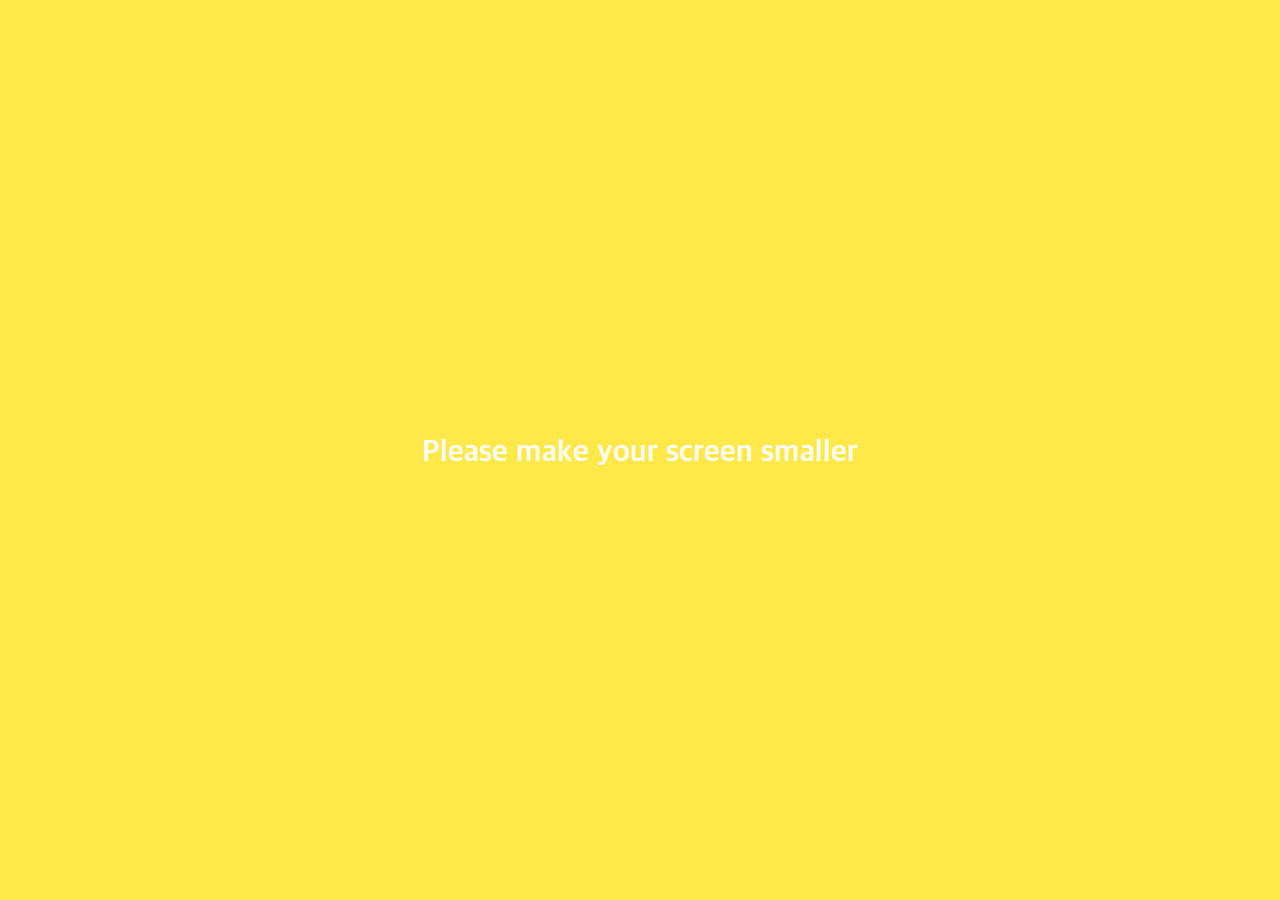
<file: kakao/index.html>
<!DOCTYPE html>
<html lang="ko">
<head>
    <meta charset="UTF-8">
    <meta name="viewport" content="width=device-width, initial-scale=1.0">
    <meta http-equiv="X-UA-Compatible" content="ie=edge">
    <link rel="stylesheet" href="https://use.fontawesome.com/releases/v5.15.1/css/all.css" integrity="sha384-vp86vTRFVJgpjF9jiIGPEEqYqlDwgyBgEF109VFjmqGmIY/Y4HV4d3Gp2irVfcrp" crossorigin="anonymous">
    <title>Friends!</title>
    <link rel="stylesheet" href="css/main.css">
</head>
<body>
    <header class="top-header">
        <div class="header_T">
            <ul>
                <li><i class="fas fa-fighter-jet"></i></li>
                <li><i class="fas fa-wifi"></i></li>
            </ul>
            <span>17:33</span>
            <ul>
                <li><i class="far fa-moon"></i></li>
                <li><i class="fab fa-bluetooth-b"></i></li>
                <li><span>100%</span><i class="fas fa-battery-full"></i></li>
            </ul>
        </div>
        <div class="header_B">
            <span>Manage</span>
            <span>Friends<strong>1</strong></span>
            <i class="fas fa-cog"></i>
        </div>
    </header>
    <main class="friends">
        <div class="search-bar">
            <i class="fas fa-search"></i>
            <input type="text" placeholder="Find friends, chats, Plus Friends">
        </div>
        <section>
            <header>
                <h6>My Profile</h6>
            </header>
            <div class="my_list">
                <ul>
                    <li>
                        <a href="profile.html">
                            <img src="images/empty.jpg" alt="my profile photo" /><span>My Name</span>
                        </a>
                    </li>
                    <li>
                        <img src="images/empty.jpg" alt="friends profile photo" />
                        <span>Friends' Names Display</span>
                    </li>
                </ul>
            </div>
        </section>
        <section>
            <header>
                <h6>Friends</h6>
            </header>
            <div class="my_list">
                <ul>
                    <li>
                        <img src="images/empty.jpg" alt="friends profile photo" />
                        <span>Friend Name</span>
                        <p>Have a good day. See you soon.</p>
                    </li>
                    <li>
                        <img src="images/empty.jpg" alt="friends profile photo" />
                        <span>Friend Name</span>
                        <p>Have a good day. See you soon.</p>
                    </li>
                    <li>
                        <img src="images/empty.jpg" alt="friends profile photo" />
                        <span>Friend Name</span>
                        <p>Have a good day. See you soon.</p>
                    </li>
                    <li>
                        <img src="images/empty.jpg" alt="friends profile photo" />
                        <span>Friend Name</span>
                        <p>Have a good day. See you soon.</p>
                    </li>
                </ul>
            </div>
        </section>
    </main>
    <nav>
        <ul>
            <li class="on"><a href="index.html"><i class="fas fa-user-alt"></i><span>Friends</span></a></li>
            <li><a href="chats.html"><i class="fas fa-comment"></i><span>Chats</span></a></li>
            <li><a href="find.html"><i class="fas fa-search"></i><span>Find</span></a></li>
            <li><a href="more.html"><i class="fas fa-ellipsis-h"></i><span>More</span></a></li>
        </ul>
    </nav>
    <div class="bigsereenText">
        <span>Please make your screen smaller</span>
    </div>
    
</body>
</html>
</file>
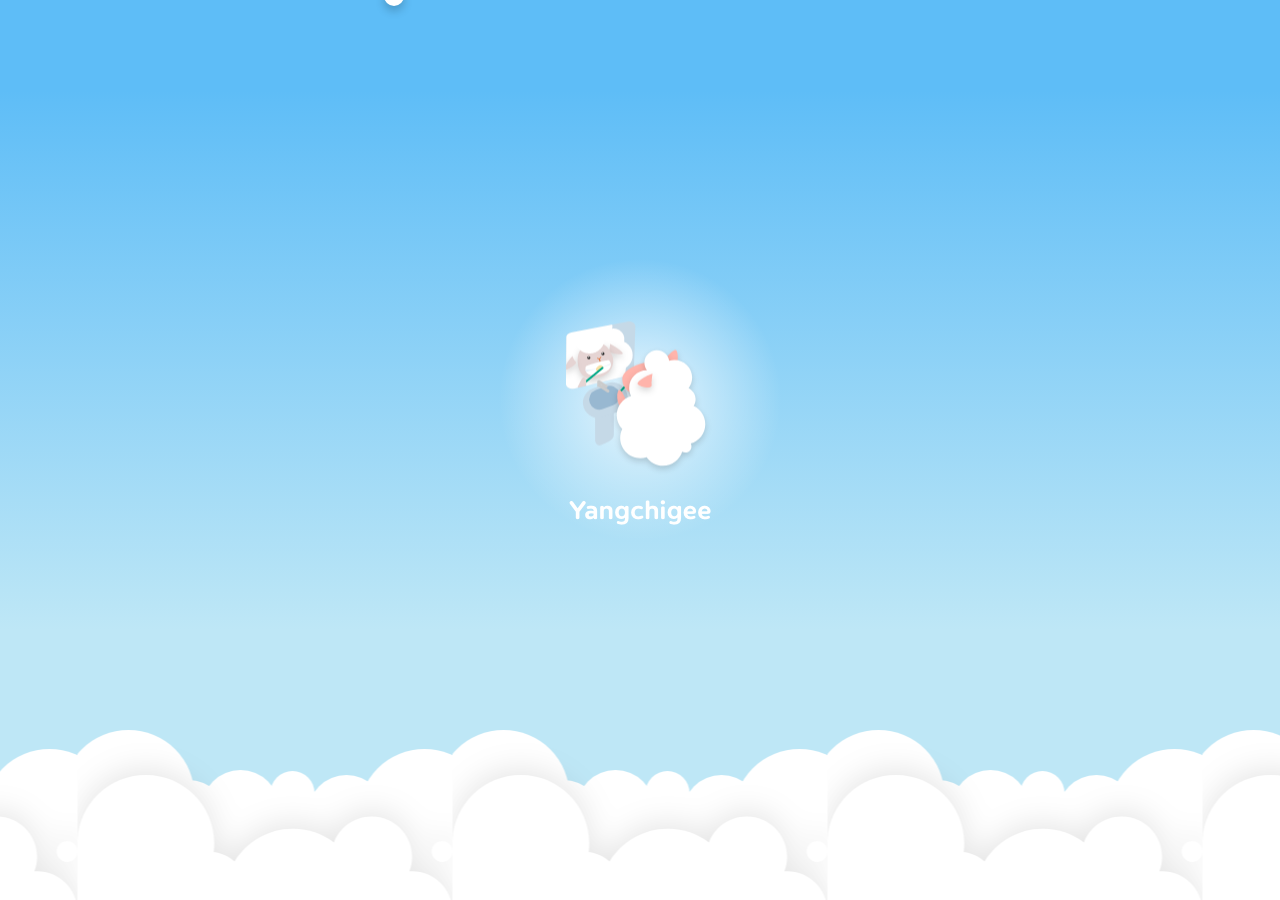
<file: yangchigee/index.html>
<!DOCTYPE html>
<html lang="en">
<head>
    <meta charset="UTF-8">
    <meta name="viewport" content="width=device-width, initial-scale=1.0">
    <title>Yangchigee_login</title>
    <link rel="stylesheet" type="text/css" href="css/login.css">
    <script type="text/javascript" src="js/jquery-1.12.4.min.js"></script>
    <script src="js/imagesloaded.pkgd.min.js"></script>
    <script type="text/javascript" src="js/main.js"></script>
</head>
<body>
    <div class="splash" id="splash">
        <div class="sheep">
            <img src="./img/splash_sheep.png" alt="sheep"/>
        </div>
        <span class="bubble1"></span>
        <span class="bubble2"></span>
        <span class="bubble3"></span>
        <span class="bubble4"></span>
        <span class="bubble5"></span>
        <p class="cloud cloud1"></p>
        <p class="cloud cloud2"></p>
    </div>
    <main>
        <div>
            <p class="Hi">Wellcome!</p>
            <h1>
                <img src="./img/login_logo.png" alt="yangchigee logo" />
                <span>Yangchigee</span>
            </h1>
            <div class="text_box">
                <form>
                    <input type="text" placeholder="ID"/>
                    <input type="password" placeholder="PW"/>
                </form>
                <span><a href="#">기억이나지 않으세요?</a></span>
                <span><a href="#">회원가입</a></span>
            </div>
        </div>
        <button><a href="main.html">Login</a></button>
    </main>
</body>
</html>
</file>
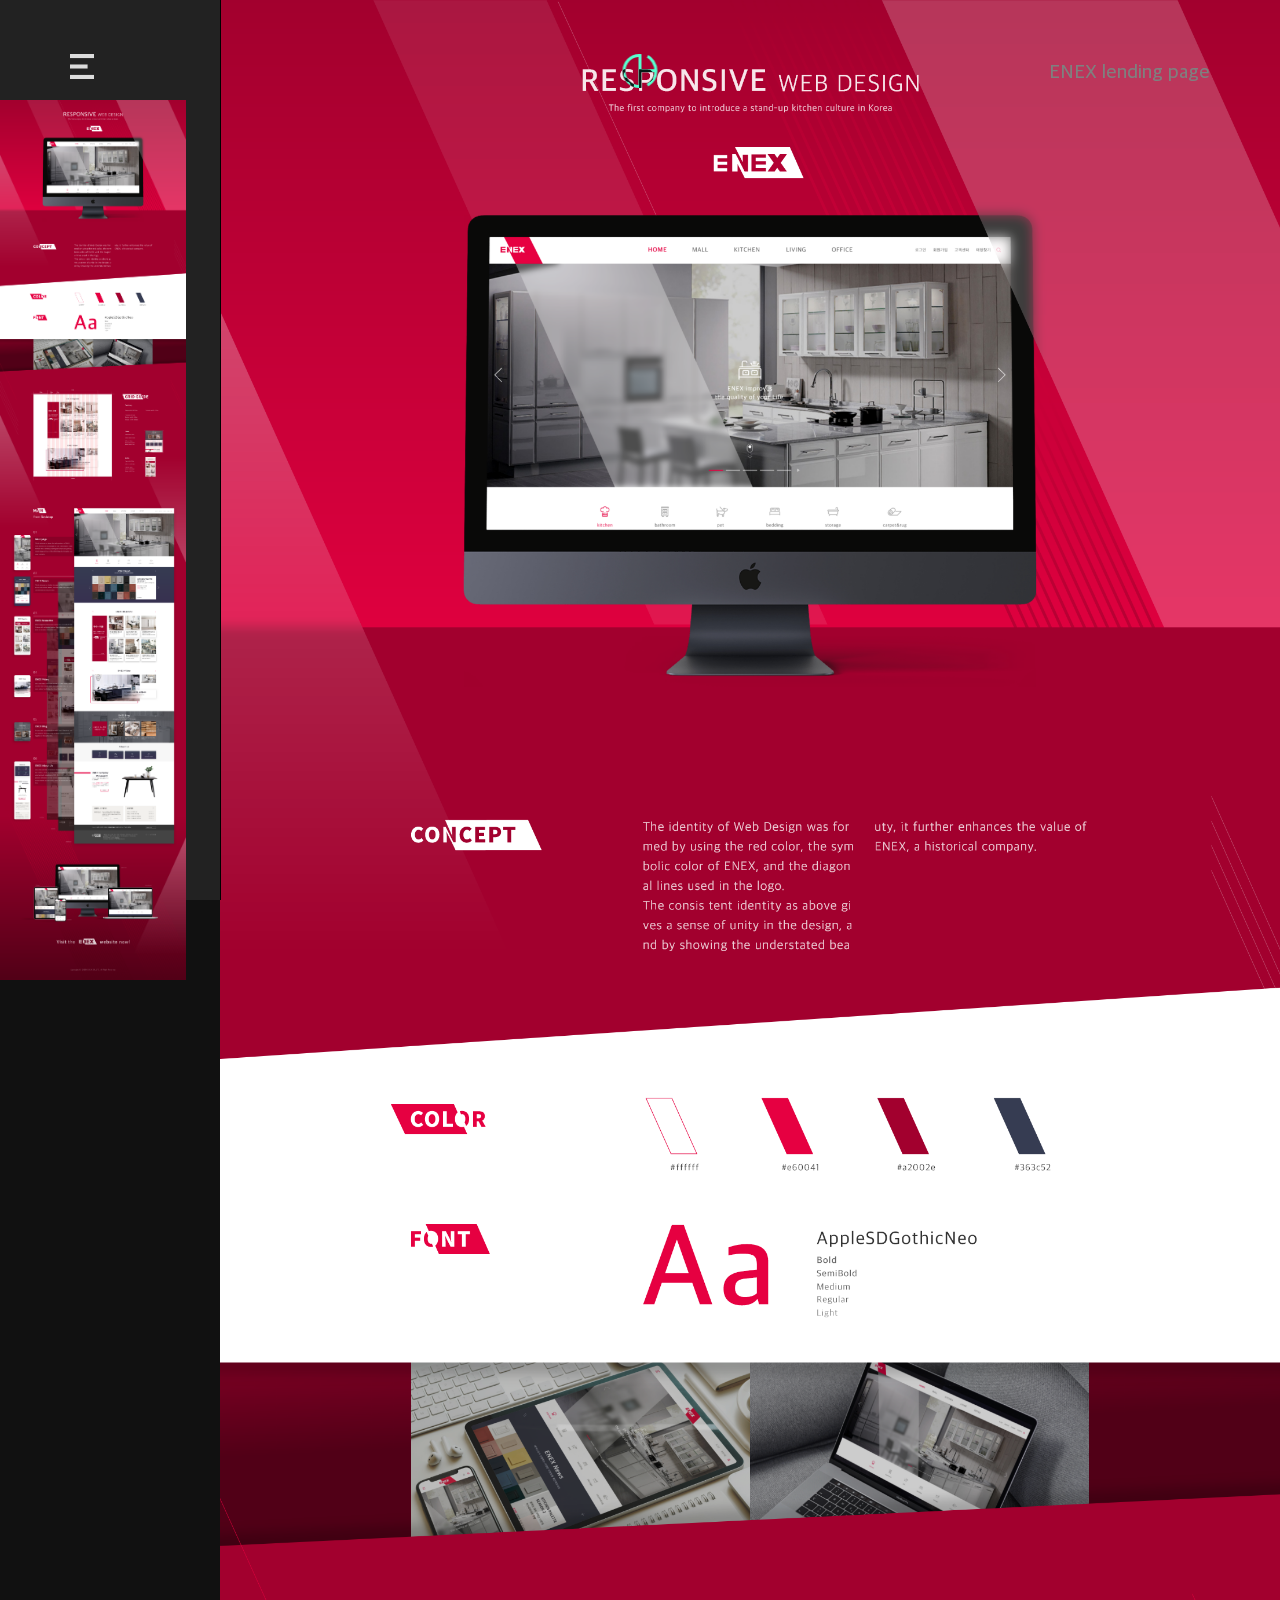
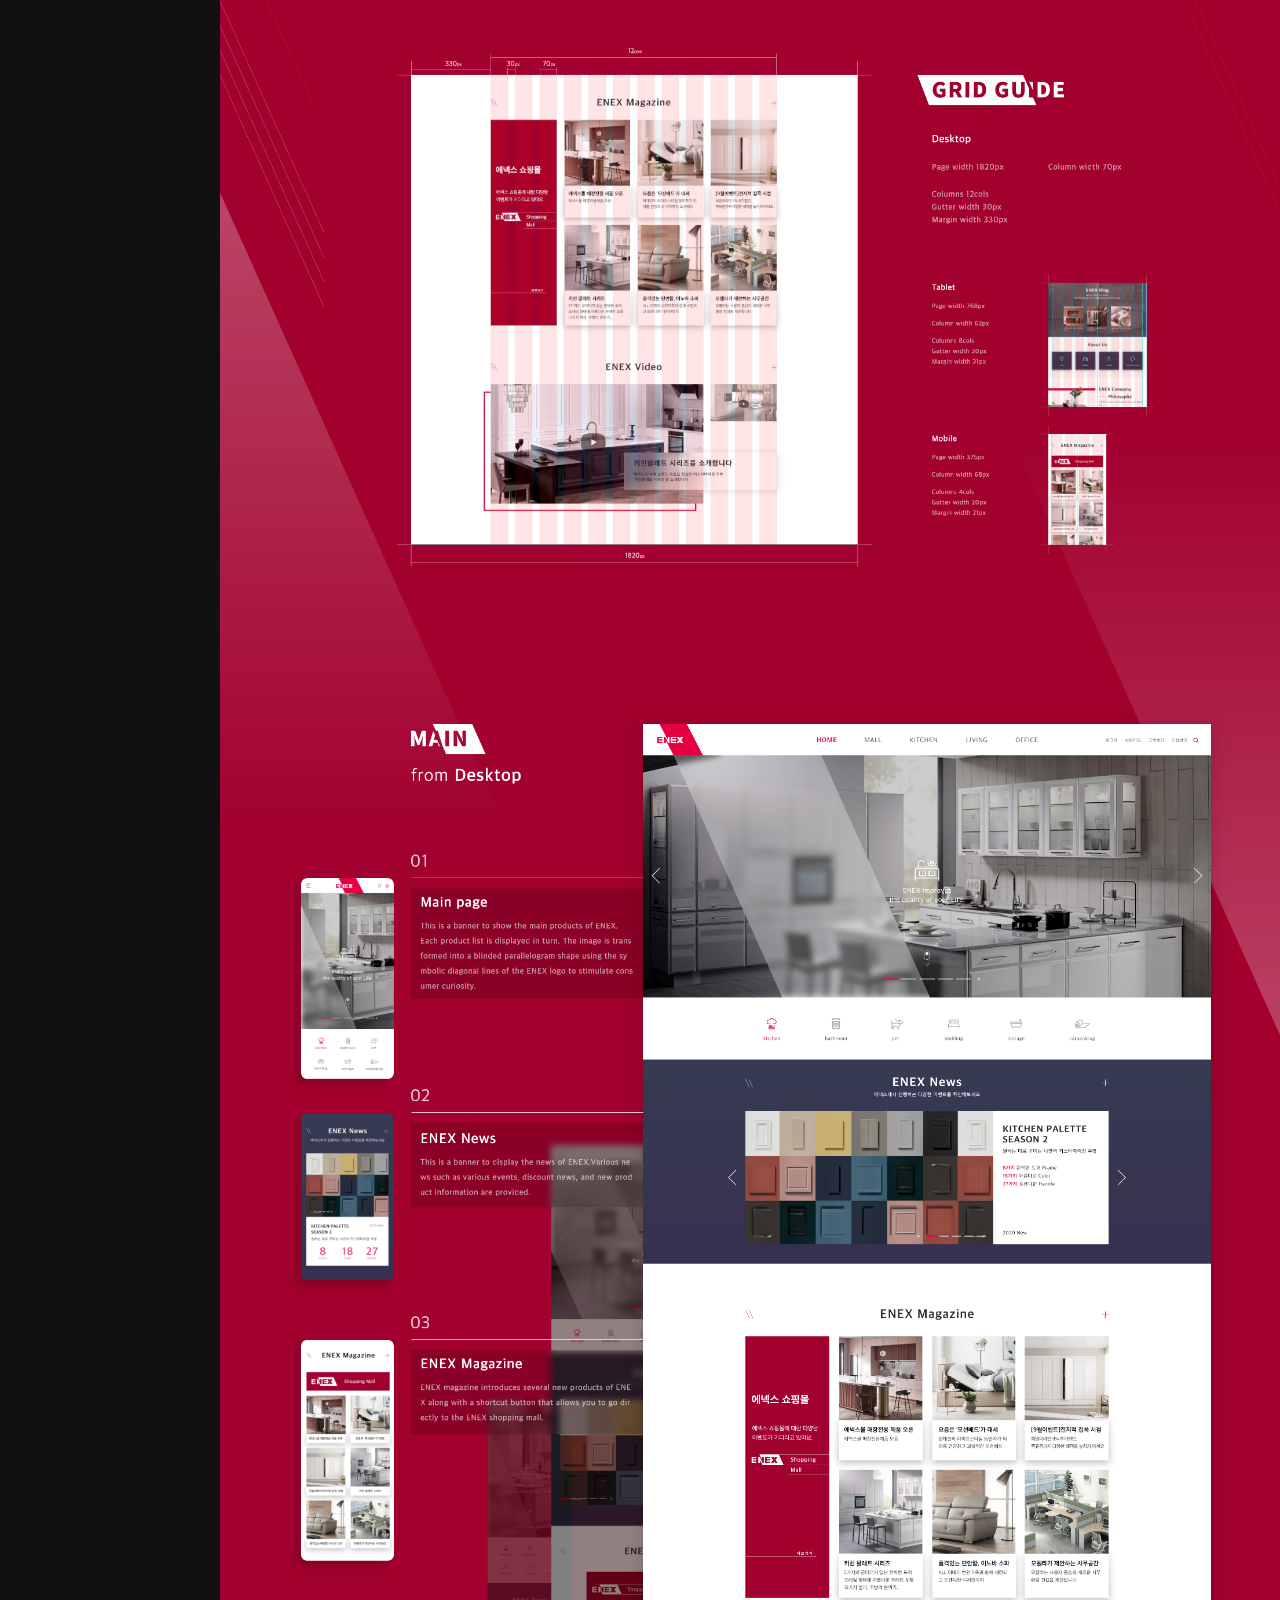
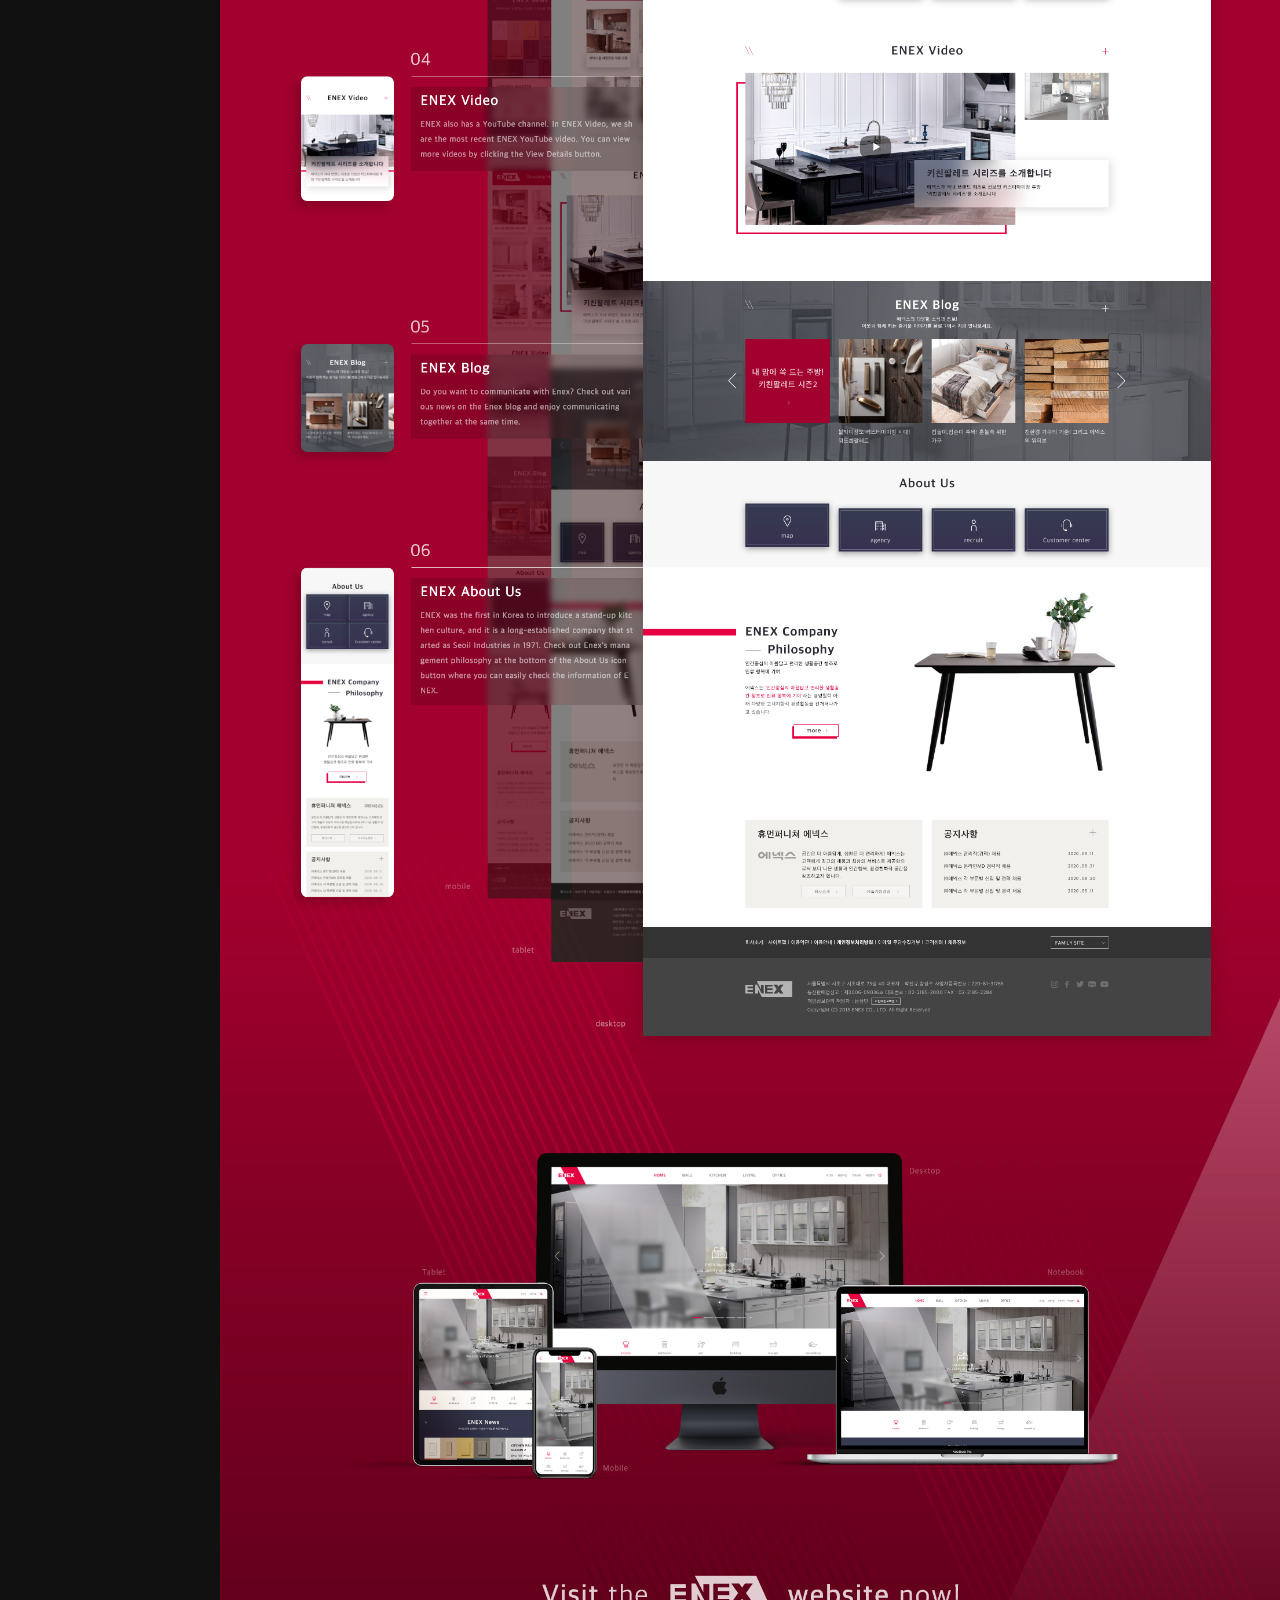
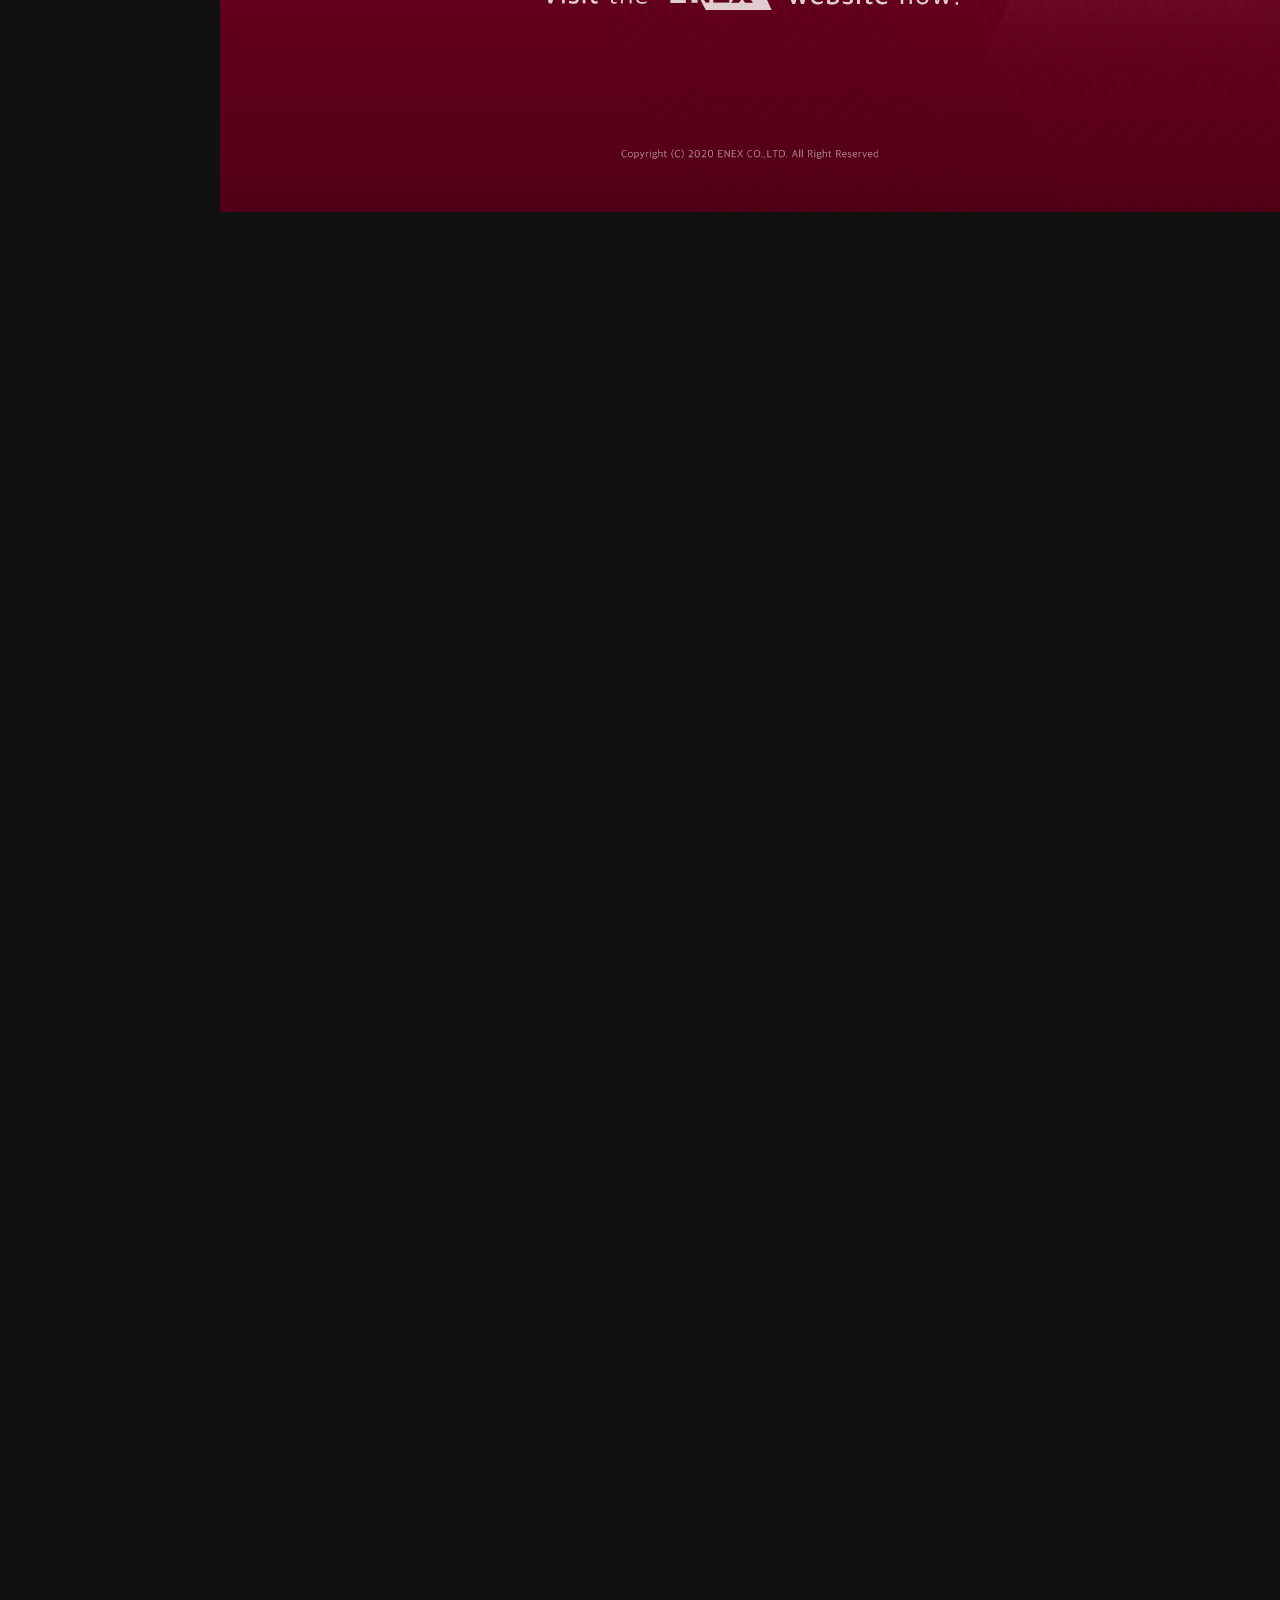
<file: enex_lend.html>
<!DOCTYPE html>
<html lang="en">
<head>
    <meta charset="UTF-8">
    <meta name="viewport" content="width=device-width, initial-scale=1.0">
    <title>ENEX lending page</title>
    <link type="text/css" href="./css/reset.css" rel="stylesheet">
    <link type="text/css" href="./css/enex_lend.css" rel="stylesheet">
    <script src="./js/jquery-1.12.4.min.js"></script>
    <script type="text/javascript" src="./js/subpage.js" defer></script>
</head>
<body>
    <header>
        <p class="gnb" onclick="mainMenu();"><a href="#">gnb</a></p>
        <h1 class="logo">DHlogo</h1>
        <span class="int">ENEX lending page</span>
    </header>
    <div id="gnb" class="gnbBox">
        <div class="dd">
            <div class="gnbWrap">
                <ul>
                    <li onclick="cotc_clese();"><a class="noLk subM1" href="#">Intro</a></li>
                    <li onclick="cotc_clese();"><a class="noLk subM2" href="#">Introduce</a></li>
                    <li onclick="cotc_clese();"><a class="noLk subM3" href="#">Skill</a></li>
                    <li onclick="cotc_clese();"><a class="noLk subM4" href="#">Work list</a></li>
                    <li onclick="cotc_open();"><a class="noLk subM5" href="#">Contact</a></li>
                </ul>
            </div>
        </div>
    </div>
    <content>
        <div class="navi">
            <p>navi</p>
        </div>
        <section>
        </section>
    </content>
</body>
</html>
</file>
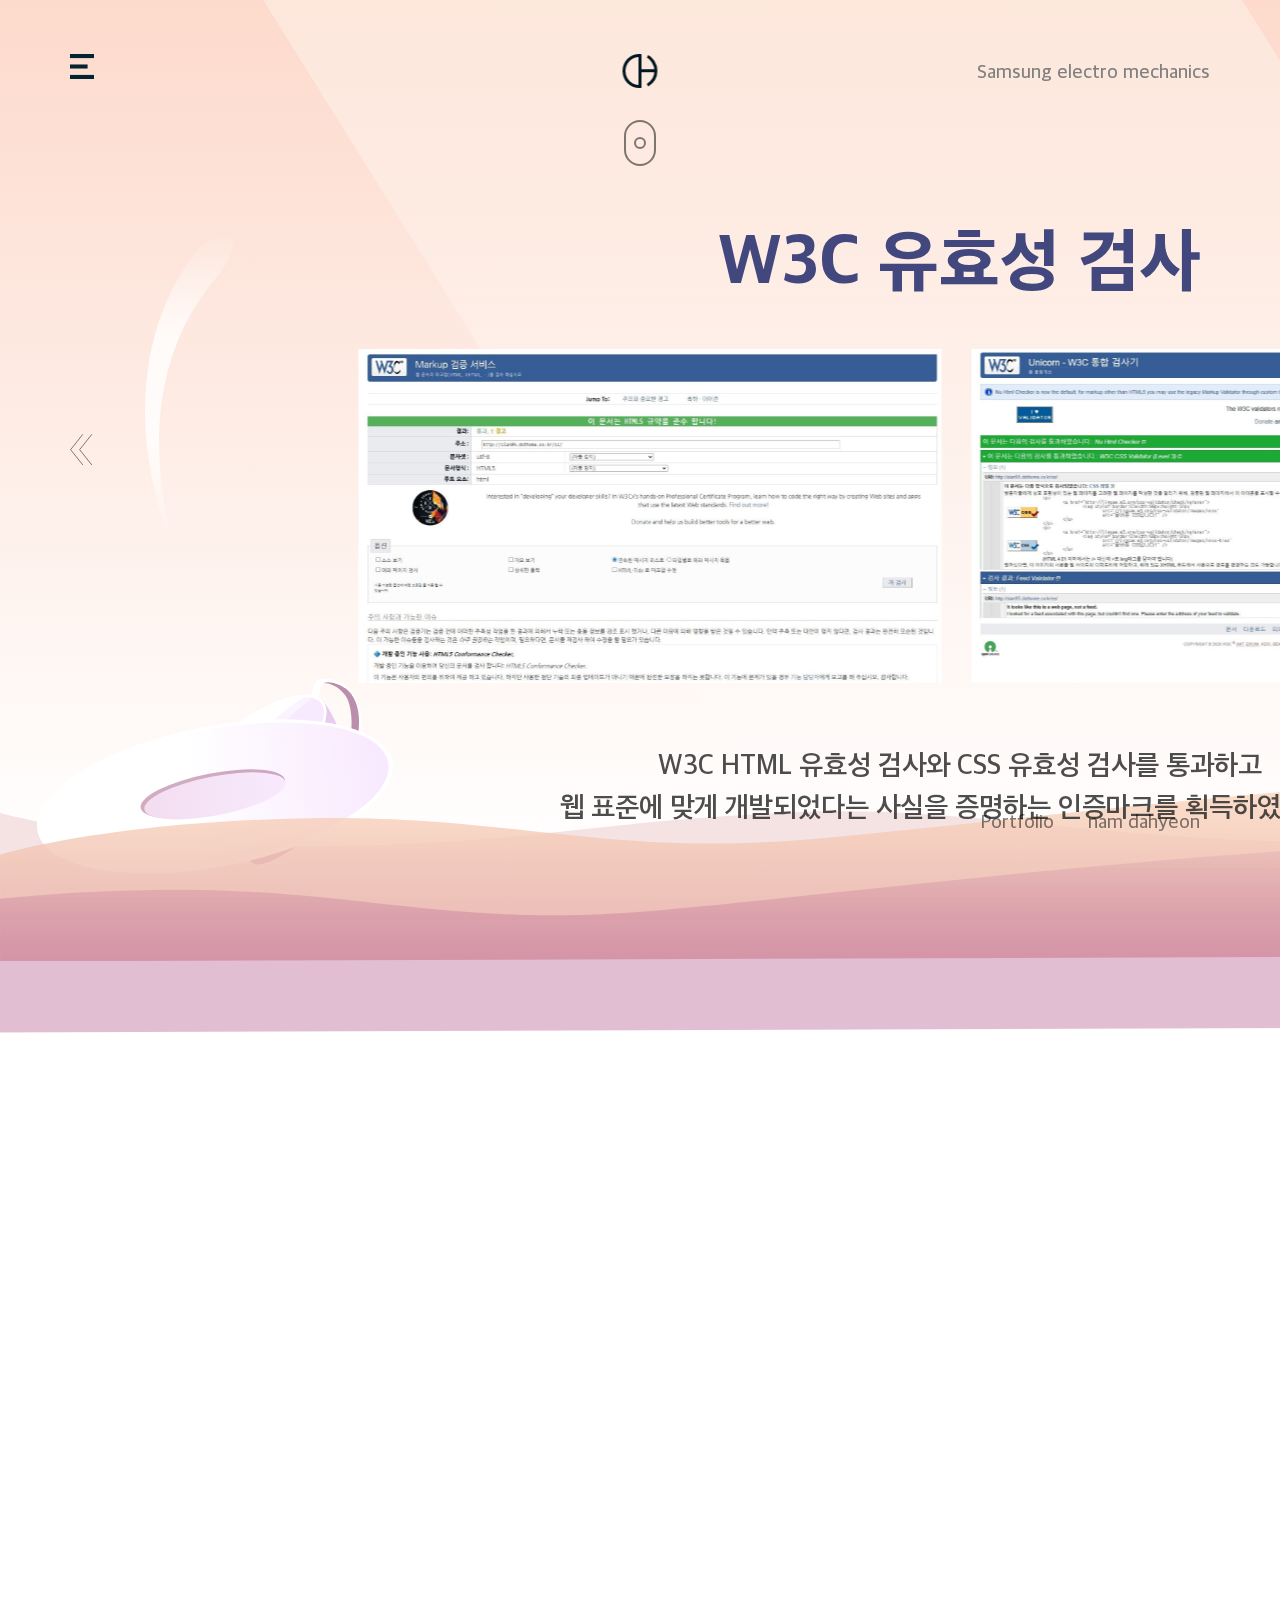
<file: web_std.html>
<!DOCTYPE html>
<html lang="en">
<head>
    <meta charset="UTF-8">
    <meta name="viewport" content="width=device-width, initial-scale=1.0">
    <title>Portforio for Namdahyeon | 삼성전기</title>
    <link type="text/css" href="./css/reset.css" rel="stylesheet">
    <link type="text/css" href="./css/web_std.css" rel="stylesheet">
    <script src="./js/jquery-1.12.4.min.js"></script>
    <script type="text/javascript" src="./js/jquery.mousewheel.min.js"></script>
    <script type="text/javascript" src="./js/subpage.js" defer></script>
    <script type="text/javascript" src="./js/web_std.js" defer></script>
</head>
<body>
    <header>
        <p class="gnb" onclick="mainMenu();"><a href="#">gnb</a></p>
        <h1 class="logo">DHlogo</h1>
        <span class="int">Samsung electro mechanics</span>
    </header>
    <div id="gnb" class="gnbBox">
        <div class="dd">
            <div class="gnbWrap">
                <ul>
                    <li onclick="cotc_clese();"><a class="noLk subM1" href="#">Intro</a></li>
                    <li onclick="cotc_clese();"><a class="noLk subM2" href="#">Introduce</a></li>
                    <li onclick="cotc_clese();"><a class="noLk subM3" href="#">Skill</a></li>
                    <li onclick="cotc_clese();"><a class="noLk subM4" href="#">Work list</a></li>
                    <li onclick="cotc_open();"><a class="noLk subM5" href="#">Contact</a></li>
                </ul>
            </div>
        </div>
    </div>
    <content>
        <div class="contWrap">
            <section class="sec1">
                <h3>W3C 유효성 검사</h3>
                <div class="txtBox">
                    <ul>
                        <li>w3c test1</li>
                        <li>w3c test2</li>
                    </ul>
                    <p>W3C HTML 유효성 검사와 CSS 유효성 검사를 통과하고<br/>
                        웹 표준에 맞게 개발되었다는 사실을 증명하는 인증마크를 획득하였습니다.</p>
                </div>
            </section>
            <section class="sec2">
                <h3>웹 접근성 검사</h3>
                <div class="txtBox">
                    <ul>
                        <li>web test</li>
                    </ul>
                    <p>한국형 웹 콘텐츠 접근성 지침 2.0을 평가기준으로 하여 준수율 100%로 웹 접근성 검사를 통과하였습니다.</p>
                </div>
            </section>
            <section class="sec3">
                <h3>CROSS BROWSING</h3>
                <div class="txtBox">
                    <div class="txtL">
                        <p>IE8 - IE11, Chrome, Firefox, Opera, Safari에서 동일한 웹페이지를 볼 수 있습니다.</p>
                        <ul class="web_icon">
                            <li>Chrome</li>
                            <li>Safari</li>
                            <li>Explorer</li>
                            <li>Firefox</li>
                            <li>Opera</li>
                        </ul>
                    </div>
                    <ul class="webBsr">
                        <li><span>Chrome</span></li>
                        <li><span>Safari</span></li>
                        <li><span>Explorer</span></li>
                        <li><span>Firefox</span></li>
                        <li><span>Opera</span></li>
                    </ul>
                </div>
            </section>

            <div class="bgSrc">
                <p class="cup1">cup1</p>
                <p class="cup2 wav">cup2</p>
                <p class="cup3">cup3</p>
                <p class="spoon1 wav">spoon1<span>출렁이는 식기를<br/>클릭해보세요</span></p>
                <p class="spoon2 wav">spoon2</p>
                <p class="coaster1 wav">coaster1</p>
                <p class="coaster2">coaster2</p>
                <p class="coaster3 wav">coaster3</p>
                <p class="coaster4 wav">coaster4</p>
                <p class="smoke1">smoke1</p>
                <p class="smoke2">smoke2</p>
                <p class="smoke3">smoke3</p>
                <p class="smoke4">smoke4</p>
                <p class="smoke5">smoke5</p>
                <div class="wave">
                    <p class="wav1"><img src="./img/S_wav3.svg" alt=""/></p>
                    <p class="wav2"><img src="./img/S_wav4.svg" alt=""/></p>
                    <p class="wav3">
                        <svg xmlns="http://www.w3.org/2000/svg" xmlns:xlink="http://www.w3.org/1999/xlink" width="6713.746" height="196.441" viewBox="0 0 6713.746 196.441">
                            <defs>
                              <linearGradient id="linear-gradient" x1="0.5" x2="0.5" y2="1" gradientUnits="objectBoundingBox">
                                <stop offset="0" stop-color="#feddc0"/>
                                <stop offset="1" stop-color="#e3a9a6"/>
                              </linearGradient>
                            </defs>
                            <path id="Wav3" data-name="Wav3" d="M7347,7533.214v106.744l6713.746-23.311s-252.922-122.83-660.34-142.6c-233.94-11.352-716.783,57.715-1114.6,53.6s-737.635-48.145-1212.574-53.6-850.552,43.752-1221.624,23.932-437.787-61.624-791.707-53.407-693.77,54.722-900.367,72.889-300.69-24.4-503.731-20.741S7347,7533.214,7347,7533.214Z" transform="translate(-7347 -7443.517)" opacity="0.8" fill="url(#linear-gradient)"/>
                        </svg>
                    </p>
                    <p class="wav4"><img src="./img/S_wav1.svg" alt=""/></p>
                </div>
            </div>
        </div>
    </content>
    <div class="srl">
        <span></span>
    </div>
    <div class="back">
        <p>backIcon</p>
    </div>
    <div class="con_bottom">
        <p>
            <span>Portfolio</span>
            <span>nam dahyeon</span>
        </p>
    </div>




</body>
</html>
</file>
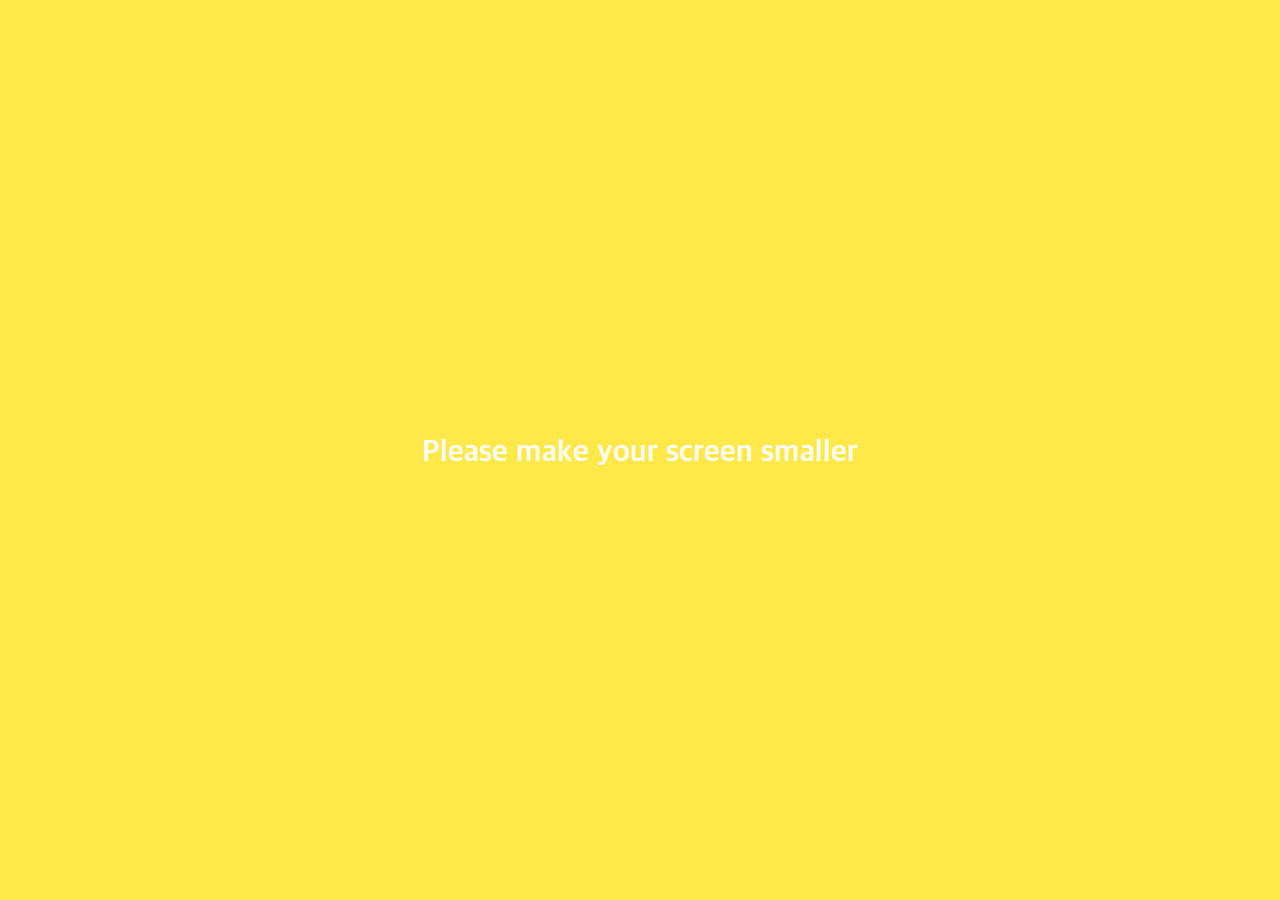
<file: kakao/chat.html>
<!DOCTYPE html>
<html lang="ko">
<head>
    <meta charset="UTF-8">
    <meta name="viewport" content="width=device-width, initial-scale=1.0">
    <meta http-equiv="X-UA-Compatible" content="ie=edge">
    <link rel="stylesheet" href="https://use.fontawesome.com/releases/v5.15.1/css/all.css" integrity="sha384-vp86vTRFVJgpjF9jiIGPEEqYqlDwgyBgEF109VFjmqGmIY/Y4HV4d3Gp2irVfcrp" crossorigin="anonymous">
    <title>Friends!</title>
    <link rel="stylesheet" href="css/chat.css">
</head>
<body>
    <header class="top-header">
        <div class="header_T">
            <ul>
                <li><i class="fas fa-fighter-jet"></i></li>
                <li><i class="fas fa-wifi"></i></li>
            </ul>
            <span>17:33</span>
            <ul>
                <li><i class="far fa-moon"></i></li>
                <li><i class="fab fa-bluetooth-b"></i></li>
                <li><span>100%</span><i class="fas fa-battery-full"></i></li>
            </ul>
        </div>
        <div class="header_B">
            <span><a href="chats.html"><i class="fas fa-chevron-left"></i></a></span>
            <span>Friend Name</span>
            <span><i class="fas fa-search"></i><i class="fas fa-bars"></i></span>
        </div>
    </header>
    <main class="chat">
        <p>Wednesday, April 12, 2018</p>
        <div class="my_chat">
            <em>17:33</em>
            <div class="m_chat">
                <p>Hello!</p>
                <p>Hello! This is a test message.<br/>Hello!</p>
                <p>This is a test message.</p>
            </div>
        </div>
        <div class="user_chat">
            <img src="./images/empty.jpg" alt="user_profile" />
            <div class="u_chat">
                <h3>Friend Name</h3>
                <p>And this is an answer</p>
                <p>And this is an answer And this is an answer</p>
                <p>And this is an answer</p>
            </div>
            <em>20:37</em>
        </div>        
    </main>
    <section>
        <i class="fas fa-plus"></i>
        <div class="keybord">
            <input type="text" placeholder="" />
            <i class="far fa-smile"></i>
            <i class="fas fa-microphone"></i>
        </div>
    </section>

    <div class="bigsereenText">
        <span>Please make your screen smaller</span>
    </div>
    
</body>
</html>
</file>
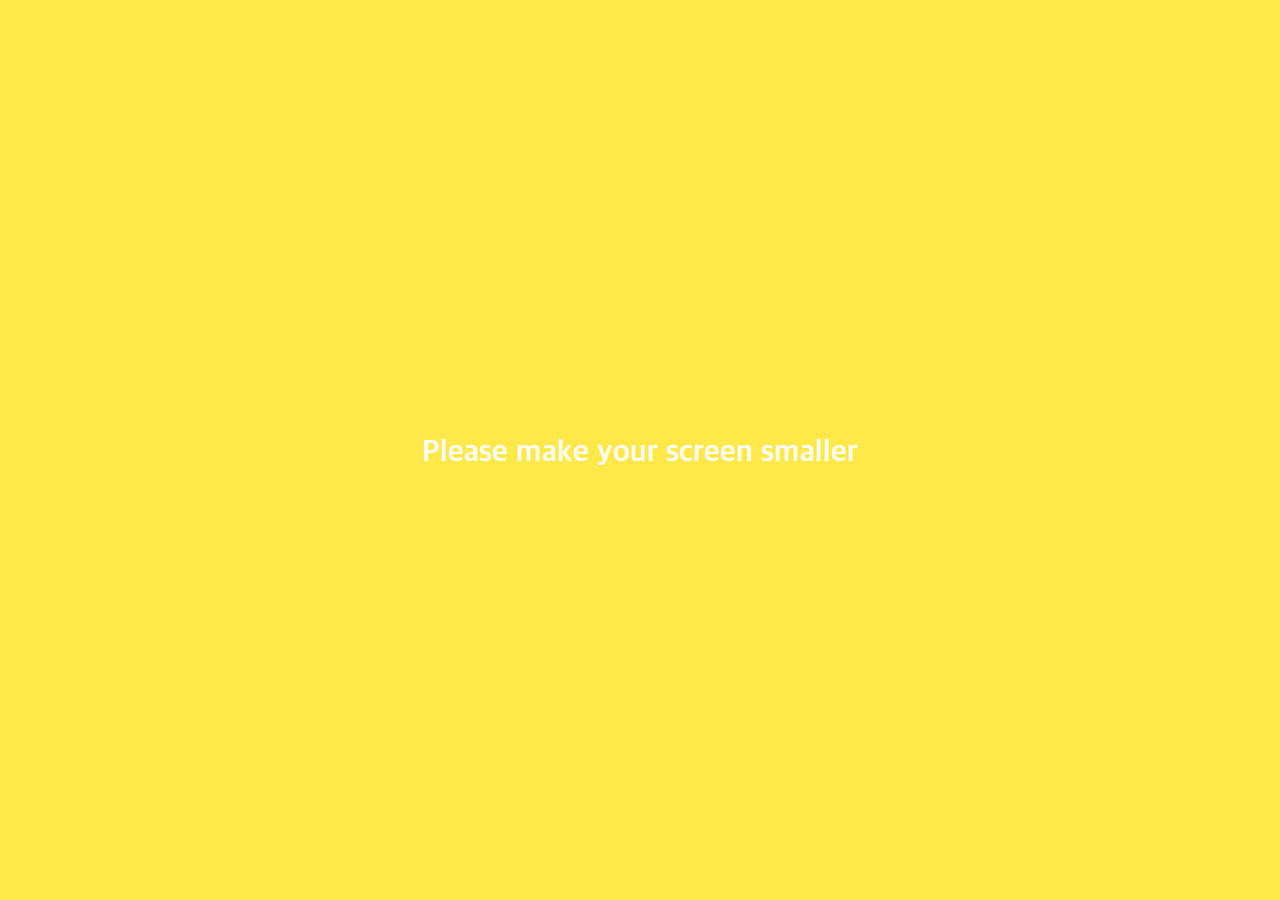
<file: kakao/chats.html>
<!DOCTYPE html>
<html lang="ko">
<head>
    <meta charset="UTF-8">
    <meta name="viewport" content="width=device-width, initial-scale=1.0">
    <meta http-equiv="X-UA-Compatible" content="ie=edge">
    <link rel="stylesheet" href="https://use.fontawesome.com/releases/v5.15.1/css/all.css" integrity="sha384-vp86vTRFVJgpjF9jiIGPEEqYqlDwgyBgEF109VFjmqGmIY/Y4HV4d3Gp2irVfcrp" crossorigin="anonymous">
    <title>Friends!</title>
    <link rel="stylesheet" href="css/chats.css">
</head>
<body>
    <header class="top-header">
        <div class="header_T">
            <ul>
                <li><i class="fas fa-fighter-jet"></i></li>
                <li><i class="fas fa-wifi"></i></li>
            </ul>
            <span>17:33</span>
            <ul>
                <li><i class="far fa-moon"></i></li>
                <li><i class="fab fa-bluetooth-b"></i></li>
                <li><span>100%</span><i class="fas fa-battery-full"></i></li>
            </ul>
        </div>
        <div class="header_B">
            <span>Edit</span>
            <span>Chats<i class="fas fa-sort-down"></i></span>
            <i></i>
        </div>
    </header>
    <main class="chats">
        <div class="search-bar">
            <i class="fas fa-search"></i>
            <input type="text" placeholder="Find friends, chats, Plus Friends">
        </div>
        <section>
            <ul>
                <li>
                <a href="chat.html">
                    <div class="txt">
                        <img src="images/empty.jpg" alt="my profile photo" />
                        <div class="friend_chat">
                            <h3>Friend Name</h3>
                            <p>Hello! This is a test message!</p>
                        </div>
                    </div>
                    <em>17:33</em>
                </a>
                </li>
                <li>
                <a href="chat.html">
                    <div class="txt">
                        <img src="images/empty.jpg" alt="my profile photo" />
                        <div class="friend_chat">
                            <h3>Friend Name</h3>
                            <p>Hello! This is a test message!</p>
                        </div>
                    </div>
                    <em>17:33</em>
                </a>
                </li>
                <li>
                <a href="chat.html">
                    <div class="txt">
                        <img src="images/empty.jpg" alt="my profile photo" />
                        <div class="friend_chat">
                            <h3>Friend Name</h3>
                            <p>Hello! This is a test message!</p>
                        </div>
                    </div>
                    <em>17:33</em>
                </a>
                </li>
                <li>
                <a href="chat.html">
                    <div class="txt">
                        <img src="images/empty.jpg" alt="my profile photo" />
                        <div class="friend_chat">
                            <h3>Friend Name</h3>
                            <p>Hello! This is a test message!</p>
                        </div>
                    </div>
                    <em>17:33</em>
                </a>
                </li>
                <li>
                <a href="chat.html">
                    <div class="txt">
                        <img src="images/empty.jpg" alt="my profile photo" />
                        <div class="friend_chat">
                            <h3>Friend Name</h3>
                            <p>Hello! This is a test message!</p>
                        </div>
                    </div>
                    <em>17:33</em>
                </a>
                </li>
                <li>
                <a href="chat.html">
                    <div class="txt">
                        <img src="images/empty.jpg" alt="my profile photo" />
                        <div class="friend_chat">
                            <h3>Friend Name</h3>
                            <p>Hello! This is a test message!</p>
                        </div>
                    </div>
                    <em>17:33</em>
                </a>
                </li>
                <li>
                <a href="chat.html">
                    <div class="txt">
                        <img src="images/empty.jpg" alt="my profile photo" />
                        <div class="friend_chat">
                            <h3>Friend Name</h3>
                            <p>Hello! This is a test message!</p>
                        </div>
                    </div>
                    <em>17:33</em>
                </a>
                </li>
                <li>
                <a href="chat.html">
                    <div class="txt">
                        <img src="images/empty.jpg" alt="my profile photo" />
                        <div class="friend_chat">
                            <h3>kakaoTalk</h3>
                            <p>You logged into KakaoTalk PC</p>
                        </div>
                    </div>
                    <em>Jul 29</em>
                </a>
                </li>
            </ul>
        </section>
    </main>
    <nav>
        <ul>
            <li><a href="index.html"><i class="fas fa-user-alt"></i><span>Friends</span></a></li>
            <li class="on"><a href="chats.html"><i class="fas fa-comment"></i><span>Chats</span></a></li>
            <li><a href="find.html"><i class="fas fa-search"></i><span>Find</span></a></li>
            <li><a href="more.html"><i class="fas fa-ellipsis-h"></i><span>More</span></a></li>
        </ul>
    </nav>
    <div class="chat_btn">
        <i class="fas fa-comment"></i>
    </div>
    <div class="bigsereenText">
        <span>Please make your screen smaller</span>
    </div>
    
</body>
</html>
</file>
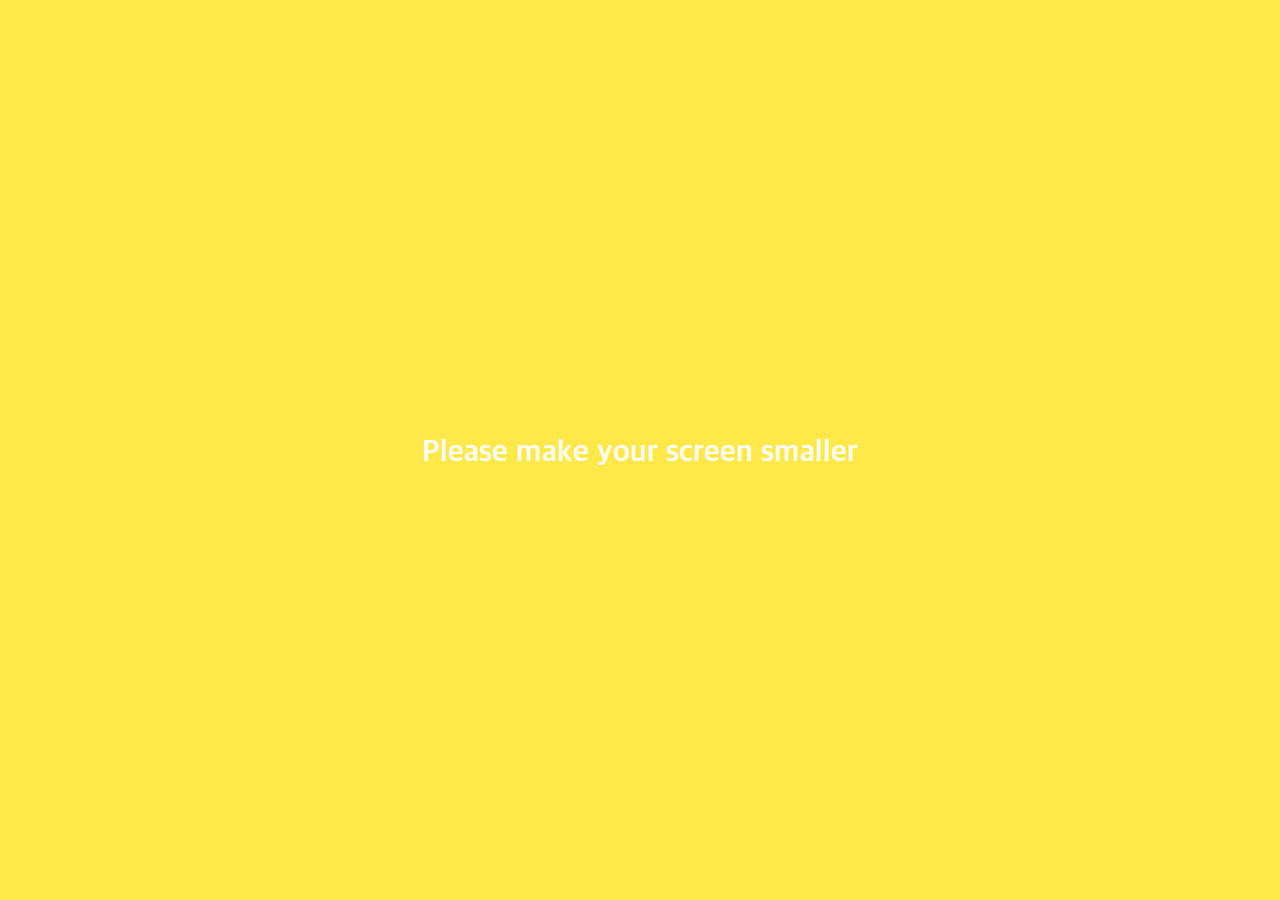
<file: kakao/find.html>
<!DOCTYPE html>
<html lang="ko">
<head>
    <meta charset="UTF-8">
    <meta name="viewport" content="width=device-width, initial-scale=1.0">
    <meta http-equiv="X-UA-Compatible" content="ie=edge">
    <link rel="stylesheet" href="https://use.fontawesome.com/releases/v5.15.1/css/all.css" integrity="sha384-vp86vTRFVJgpjF9jiIGPEEqYqlDwgyBgEF109VFjmqGmIY/Y4HV4d3Gp2irVfcrp" crossorigin="anonymous">
    <title>Friends!</title>
    <link rel="stylesheet" href="css/find.css">
</head>
<body>
    <header class="top-header">
        <div class="header_T">
            <ul>
                <li><i class="fas fa-fighter-jet"></i></li>
                <li><i class="fas fa-wifi"></i></li>
            </ul>
            <span>17:33</span>
            <ul>
                <li><i class="far fa-moon"></i></li>
                <li><i class="fab fa-bluetooth-b"></i></li>
                <li><span>100%</span><i class="fas fa-battery-full"></i></li>
            </ul>
        </div>
        <div class="header_B">
            <span>Edit</span>
            <span>Find</span>
            <i></i>
        </div>
    </header>
    <main class="find">
        <section>
            <ul>
                <li><a href="#"><i class="fas fa-address-book"></i><span>Find</span></a></li>
                <li><a href="#"><i class="fas fa-qrcode"></i><span>QR Code
                </span></a></li>
                <li><a href="#"><i class="fas fa-mobile-alt"></i><span>Shake</span></a></li>
                <li><a href="#"><i class="far fa-envelope"></i><span>Invite via SMS</span></a></li>
            </ul>
        </section>
        <section>
            <header>
                <h6>Recommended Friends</h6>
            </header>
            <div class="Recommended">
                <p>You have no recommended friends.</p>
            </div>
        </section>
    </main>
    <nav>
        <ul>
            <li><a href="index.html"><i class="fas fa-user-alt"></i><span>Friends</span></a></li>
            <li><a href="chats.html"><i class="fas fa-comment"></i><span>Chats</span></a></li>
            <li class="on"><a href="find.html"><i class="fas fa-search"></i><span>Find</span></a></li>
            <li><a href="more.html"><i class="fas fa-ellipsis-h"></i><span>More</span></a></li>
        </ul>
    </nav>
    <div class="bigsereenText">
        <span>Please make your screen smaller</span>
    </div>
    
</body>
</html>
</file>
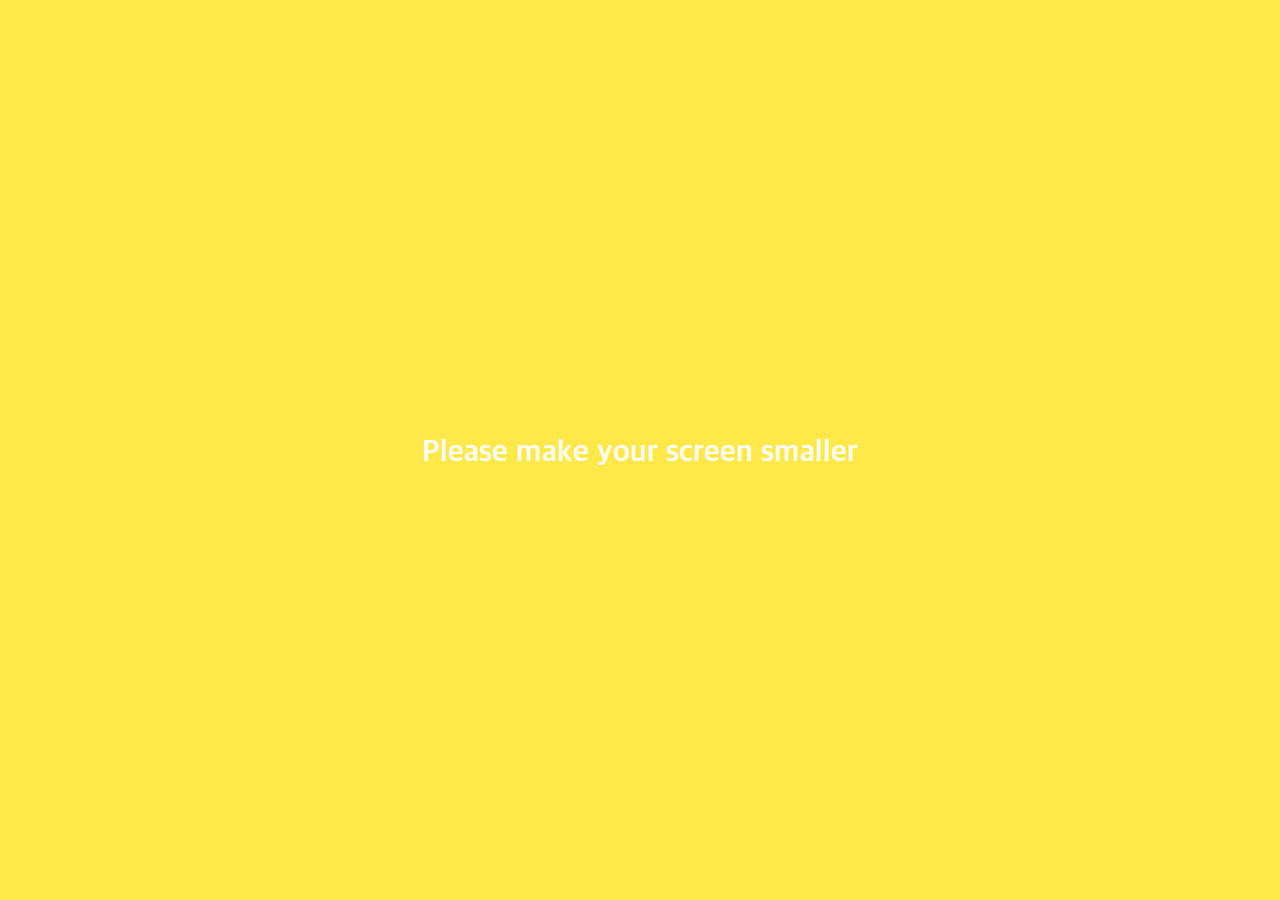
<file: kakao/more.html>
<!DOCTYPE html>
<html lang="ko">
<head>
    <meta charset="UTF-8">
    <meta name="viewport" content="width=device-width, initial-scale=1.0">
    <meta http-equiv="X-UA-Compatible" content="ie=edge">
    <link rel="stylesheet" href="https://use.fontawesome.com/releases/v5.15.1/css/all.css" integrity="sha384-vp86vTRFVJgpjF9jiIGPEEqYqlDwgyBgEF109VFjmqGmIY/Y4HV4d3Gp2irVfcrp" crossorigin="anonymous">
    <title>Friends!</title>
    <link rel="stylesheet" href="css/more.css">
</head>
<body>
    <header class="top-header">
        <div class="header_T">
            <ul>
                <li><i class="fas fa-fighter-jet"></i></li>
                <li><i class="fas fa-wifi"></i></li>
            </ul>
            <span>17:33</span>
            <ul>
                <li><i class="far fa-moon"></i></li>
                <li><i class="fab fa-bluetooth-b"></i></li>
                <li><span>100%</span><i class="fas fa-battery-full"></i></li>
            </ul>
        </div>
        <div class="header_B">
            <span></span>
            <span>More</span>
            <i class="fas fa-cog"></i>
        </div>
    </header>
    <main class="more">
        <header>
            <div class="profile">
                <img src="./images/empty.jpg" alt="profile"/>
                <dl>
                    <dt>My Name</dt>
                    <dd>UserId@gmail.com</dd>
                </dl>
            </div>
            <i class="far fa-comment"></i>
        </header>
        <section>
            <ul>
                <li><a href="#"><i class="fas fa-smile"></i><span>Emoticons</span></a></li>
                <li><a href="#"><i class="fas fa-paint-brush"></i><span>Themes</span></a></li>
                <li><a href="#"><i class="fas fa-user-plus"></i><span>Plus Friend</span></a></li>
                <li><a href="#"><i class="fas fa-user-circle"></i><span>Account</span></a></li>
            </ul>
        </section>
        <section>
            <header>
                <h2>Plus Friends</h2>
                <span><i class="fas fa-info-circle"></i>Learn More</span>
            </header>
            <ul>
                <li><a href="#"><i class="fas fa-utensils"></i><span>Order</span></a></li>
                <li><a href="#"><i class="fas fa-home"></i><span>Store</span></a></li>
                <li><a href="#"><i class="fas fa-tv"></i><span>TV Channel/Radio</span></a></li>
                <li><a href="#"><i class="fas fa-pencil-alt"></i><span>Creation</span></a></li>
                <li><a href="#"><i class="fas fa-graduation-cap"></i><span>Education</span></a></li>
                <li><a href="#"><i class="fas fa-landmark"></i><span>Politics/Society</span></a></li>
                <li><a href="#"><i class="fas fa-won-sign"></i><span>Finance</span></a></li>
                <li><a href="#"><i class="fas fa-video"></i><span>Movies/Music</span></a></li>
            </ul>
        </section>
        <section>
            <ul>
                <li><img src="images/kakaostory.png" alt="kakaostory" /><span>Kakao Story
                </span></li>
                <li><img src="images/path.png" alt="path" /><span>Path</span></li>
                <li><img src="images/kakaofriends.png" alt="kakaofriends" /><span>kakao friends
                </span></li>
            </ul>
        </section>
    </main>
    <nav>
        <ul>
            <li><a href="index.html"><i class="fas fa-user-alt"></i><span>Friends</span></a></li>
            <li><a href="chats.html"><i class="fas fa-comment"></i><span>Chats</span></a></li>
            <li><a href="find.html"><i class="fas fa-search"></i><span>Find</span></a></li>
            <li class="on"><a href="more.html"><i class="fas fa-ellipsis-h"></i><span>More</span></a></li>
        </ul>
    </nav>
    <div class="bigsereenText">
        <span>Please make your screen smaller</span>
    </div>
    
</body>
</html>
</file>
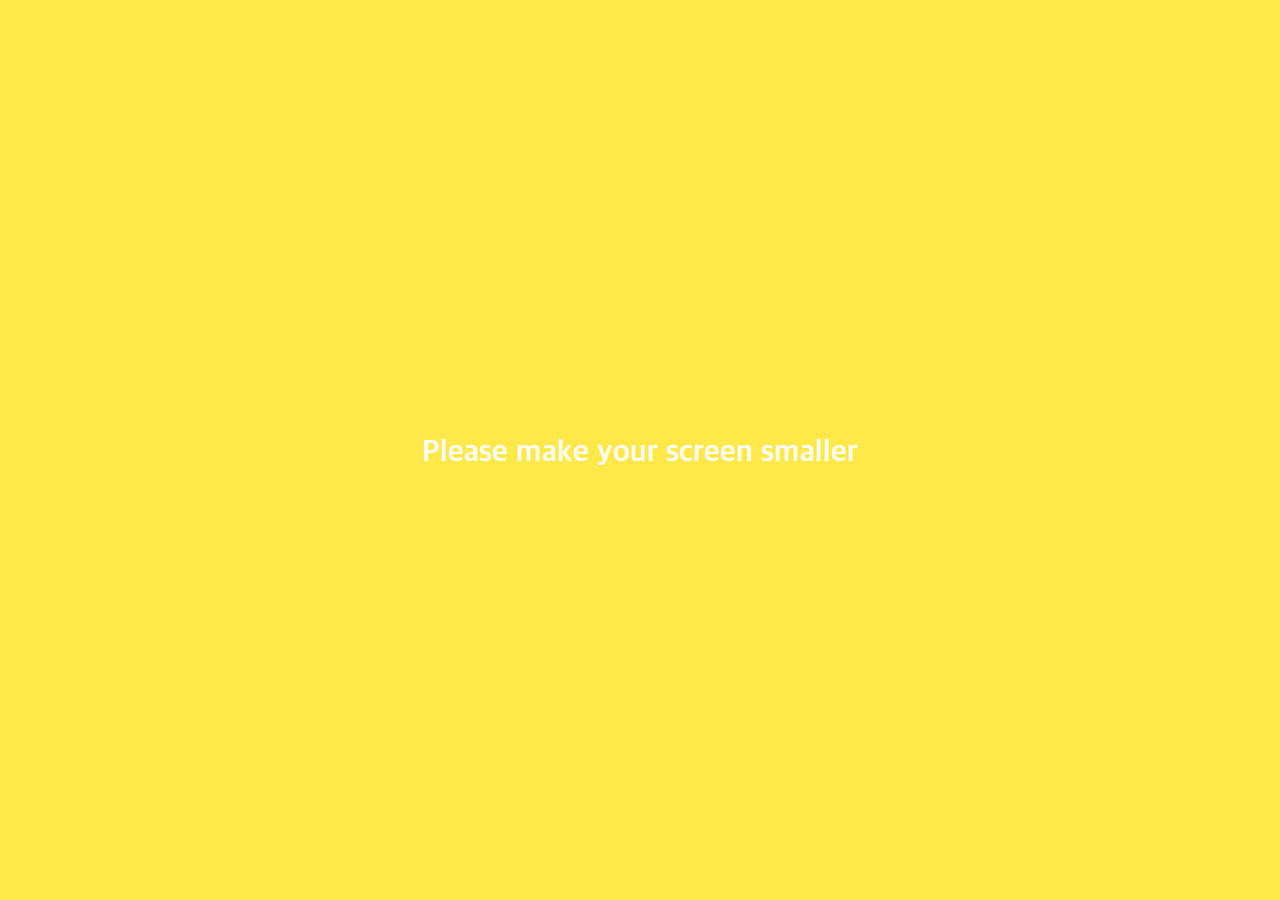
<file: kakao/profile.html>
<!DOCTYPE html>
<html lang="ko">
<head>
    <meta charset="UTF-8">
    <meta name="viewport" content="width=device-width, initial-scale=1.0">
    <meta http-equiv="X-UA-Compatible" content="ie=edge">
    <link rel="stylesheet" href="https://use.fontawesome.com/releases/v5.15.1/css/all.css" integrity="sha384-vp86vTRFVJgpjF9jiIGPEEqYqlDwgyBgEF109VFjmqGmIY/Y4HV4d3Gp2irVfcrp" crossorigin="anonymous">
    <title>Friends!</title>
    <link rel="stylesheet" href="css/profile.css">
</head>
<body>
    <header class="top-header">
        <div class="header_T">
            <ul>
                <li><i class="fas fa-fighter-jet"></i></li>
                <li><i class="fas fa-wifi"></i></li>
            </ul>
            <span>17:33</span>
            <ul>
                <li><i class="far fa-moon"></i></li>
                <li><i class="fab fa-bluetooth-b"></i></li>
                <li><span>100%</span><i class="fas fa-battery-full"></i></li>
            </ul>
        </div>
        <div class="header_B">
            <span><a href="index.html"><i class="fas fa-times"></i></a></span>
            <span></span>
            <i class="fas fa-user"></i>
        </div>
    </header>
    <main class="profile">
        <header>
            <p><img src="images/empty.jpg" alt="profile" /></p>
            <h3>My Name</h3>
        </header>
        <section>
            <input type="text" placeholder="Userld@gmail.com">
            <dl>
                <dt class="blind">menu</dt>
                <dd><i class="fas fa-comment"></i><span>My Chatroom</span></dd>
                <dd><i class="fas fa-pencil-alt"></i><span>Edit Profile</span></dd>
            </dl>
        </section>
    </main>

    <div class="bigsereenText">
        <span>Please make your screen smaller</span>
    </div>
    
</body>
</html>
</file>
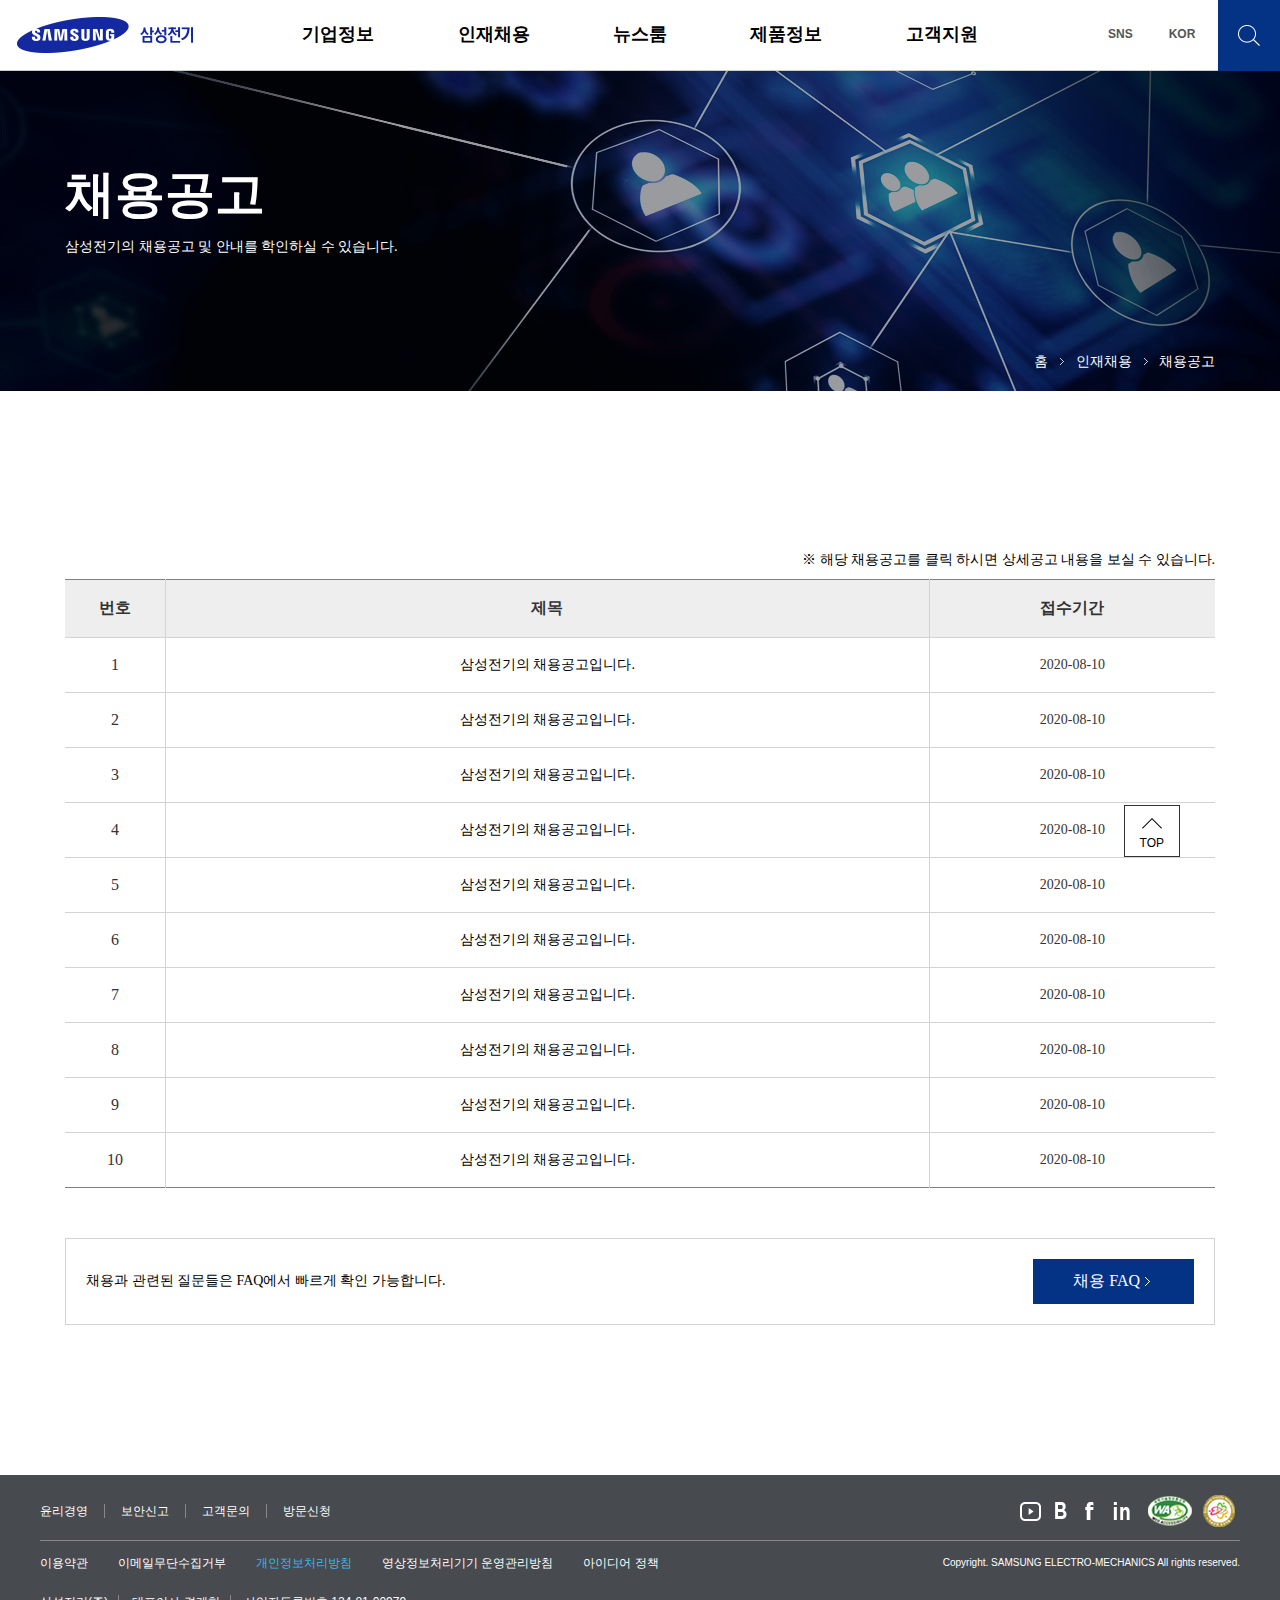
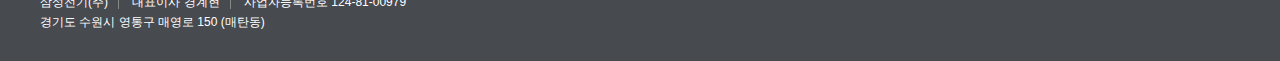
<file: samsung_electro/sub1.html>
<!DOCTYPE html>
<html lang="ko">
<head>
    <meta charset="UTF-8">
    <meta name="viewport" content="width=device-width, initial-scale=1.0">
    <title>채용공고 | 삼성전기</title>
    <link rel="stylesheet" type="text/css" href="css/sub1.css"></link>
    <script type="text/javascript" src="js/jquery-1.12.4.min.js"></script>
    <script type="text/javascript" src="js/main.js"></script>
</head>
<body>
    <!-- wrap -->
    <div id="wrap">

        <!-- header -->
        <div id="skipNavi">
            <a href="#content">본문 바로가기</a>
            <a href="#gnb">대메뉴 바로가기</a>
        </div>


        <div id="header" class="header">
            <div class="header_inner">
                <h1><a href="#">삼성전기</a></h1>
                <div id="gnb" class="gnb">
                    <ul class="gnb_list">
                        <li class="company">
                            <a href="#">기업정보</a>
                            <div class="depth2_wrap">
                                <div class="gnb_inner">
                                    <ul class="depth1_list">
                                        <li>
                                            <a href="#">기업 소개</a>
                                            <ul class="depth2_list">
                                                <li><a href="#">삼성전기 소개</a></li>
                                                <li><a href="#">연혁</a></li>
                                                <li><a href="#">수상실적</a></li>
                                                <li><a href="#">사업장 소개</a></li>
                                            </ul>
                                        </li>
                                        <li>
                                            <a href="#">IR</a>
                                            <div class="depth2_area">
                                                <ul class="depth2_list">
                                                    <li><a href="#">실적발표</a></li>
                                                    <li><a href="#">주주총회</a></li>
                                                    <li><a href="#">주주현황</a></li>
                                                    <li><a href="#">주가정보</a></li>
                                                    <li><a href="#">재무정보</a></li>
                                                </ul>
                                                <ul class="depth2_list last">
                                                    <li><a href="#">기업지배구조</a></li>
                                                    <li><a href="#">IR자료실</a></li>
                                                    <li><a href="#">공시</a></li>
                                                    <li><a href="#">전자공고</a></li>
                                                </ul>
                                            </div>
                                        </li>
                                        <li>
                                            <a href="#">지속가능성</a>
                                            <div class="depth2_area">
                                                <ul class="depth2_list">
                                                    <li><a href="#">지속가능경영</a></li>
                                                    <li><a href="#">윤리경영</a></li>
                                                    <li><a href="#">준법경영</a></li>
                                                    <li><a href="#">사회공헌</a></li>
                                                    <li><a href="#">환경</a></li>
                                                </ul>
                                                <ul class="depth2_list last">
                                                    <li><a href="#">임직원</a></li>
                                                    <li><a href="#">협력회사</a></li>
                                                    <li><a href="#">고객</a></li>
                                                    <li><a href="#">지속가능성보고서</a></li>
                                                </ul>
                                            </div>
                                        </li>
                                        <li class="last">
                                            <a href="#">행동규범</a>
                                        </li>
                                    </ul>
                                </div>
                            </div>
                        </li>
                        <li class="careers">
                            <a href="#" class="tit">인재채용</a>
                            <div class="depth2_wrap">
                                <div class="gnb_inner">
                                    <ul class="depth1_list">
                                        <li>
                                            <a href="#">직무소개</a>
                                            <ul class="depth2_list">
                                                <li><a href="#">직군별 직무 소개</a></li>
                                                <li><a href="#">전공별 직무 소개</a></li>
                                            </ul>
                                        </li>
                                        <li><a href="#">회사생활</a></li>
                                        <li><a href="#">채용프로세스</a></li>
                                        <li><a href="#">채용공고</a></li>
                                        <li class="last"><a href="#">채용 Tips</a></li>
                                    </ul>
                                </div>
                            </div>
                        </li>
                        <li class="nowsroom">
                            <a href="#" class="tit">뉴스룸</a>
                            <div class="depth2_wrap gnb_inner">
                                <ul class="depth1_list">
                                    <li><a href="#">뉴스</a></li>
                                    <li class="last">
                                        <a href="#">뉴스레터</a>
                                        <ul class="depth2_list">
                                            <li><a href="#">뉴스레터 보기</a></li>
                                            <li><a href="#">뉴스레터 신청</a></li>
                                        </ul>
                                    </li>
                                </ul>
                            </div>
                        </li>
                        <li class="product">
                            <a href="#" class="tit">제품정보</a>
                            <div class="depth2_wrap">
                                <div class="gnb_inner">
                                    <ul class="depth1_list">
                                        <li>
                                            <a href="#">컴포넌트</a>
                                            <ul class="depth2_list">
                                                <li><a href="#">MLCC</a></li>
                                                <li><a href="#">Inductor</a></li>
                                                <li><a href="#">Chip Resistor</a></li>
                                                <li><a href="#">Tantalum</a></li>
                                            </ul>
                                        </li>
                                        <li>
                                            <a href="#">모듈</a>
                                            <ul class="depth2_list">
                                                <li><a href="#">Camera Module</a></li>
                                                <li><a href="#">Communication<br/>Module</a></li>
                                            </ul>
                                        </li>
                                        <li>
                                            <a href="#">인쇄회로기판</a>
                                            <ul class="depth2_list">
                                                <li><a href="#">Package Substrate</a></li>
                                                <li><a href="#">RFPCB</a></li>
                                            </ul>
                                        </li>
                                        <li class="last">
                                            <a href="#">적용분야</a>
                                            <ul class="depth2_list">
                                                <li><a href="#">Automotive</a></li>
                                                <li><a href="#">Mobile</a></li>
                                                <li><a href="#">Computer</a></li>
                                                <li><a href="#">Display</a></li>
                                            </ul>
                                        </li>
                                    </ul>
                                    <div class="gnb_btn_area">
                                        <a href="#" class="btn1"><strong>Product Search</strong><p>원하는 제품을 쉽고 빠르게 검색해 보세요.</p></a>
                                        <a href="#" class="btn2"><strong>Component Library</strong><p>시뮬레이션으로 제품을 한 눈에 파악해 보세요.</p></a>
                                    </div>
                                </div>
                            </div>
                        </li>
                        <li class="customer">
                            <a href="#" class="tit">고객지원</a>
                            <div class="depth2_wrap">
                                <div class="gnb_inner">
                                    <ul class="depth1_list">
                                        <li>
                                            <a href="#">고객문의</a>
                                            <ul class="depth2_list">
                                                <li><a href="#">FAQ</a></a></li>
                                                <li><a href="#">문의하기</a></li>
                                            </ul>
                                        </li>
                                        <li><a href="#">Sales Partners</a></li>
                                        <li>
                                            <a href="#">인증서</a>
                                            <ul class="depth2_list">
                                                <li><a href="#">환경/안전/품질</a></li>
                                                <li><a href="#">제품책임주의</a></li>
                                            </ul>
                                        </li>
                                        <li>
                                            <a href="#">기술자료</a>
                                            <ul class="depth2_list">
                                                <li><a href="#">제품 카탈로그</a></li>
                                                <li><a href="#">소프트웨어 라이브러리</a></li>
                                                <li><a href="#">기술문서</a></li>
                                            </ul>
                                        </li>
                                        <li class="customer last">
                                            <a href="#">모조품에 대한 면책</a>
                                            <a href="#">B2Bi (EDI)</a>
                                            <a href="#">대금지불 안내</a>
                                            <a href="#">방문신청</a>
                                        </li>
                                    </ul>
                                </div>
                            </div>
                        </li>
                    </ul>
                </div>
                <div class="utill_area">
                    <div class="utill_menu">
                        <div class="utill_menu_inner">
                            <a href="#" id="utillSnsBtn">SNS</a>
                            <ul class="utill_sns">
                                <li class="youtube"><a href="#">유튜브</a></li>
                                <li class="blog"><a href="#">블로그</a></li>
                                <li class="facebook"><a href="#">페이스북</a></li>
                                <li class="linkedin"><a href="#">링크드인</a></li>
                            </ul>
                        </div>
                        <div class="utill_menu_inner">
                            <a href="#" class="kor">KOR</a>
                            <ul class="utill_lang">
                                <li><a href="#">ENG</a></a></li>
                                <li><a href="#">CHN</a></li>
                                <li><a href="#">JPN</a></li>
                            </ul>
                        </div>
                    </div>
                    <input type="image" src="images/btn_srch_ico.png" alt="검색" id="srchPopBtn" class="srch_pop_btn"/>
                </div>
                <div class="srch_area">
                    <div class="srch_cont_wrap">
                        <div class="srch_inner">
                            <form id="integratedSearchForm" name="integratedSearchForm" method="post">
                                <div class="srch_box">
                                    <fieldset>
                                        <legend class="blind">검색 영역</legend>
                                        <label for="integratedSrchTxt" class="blind">검색창</label>
                                        <input type="text" id="integratedSrchTxt" name="srchTxt" placeholder="검색어를 입력해주세요." class="integrated_search_header_text"/>
                                        <button type="button" id="srchBtn" class="srch_btn">검색</button>
                                    </fieldset>
                                </div>
                                <div class="srch_btn_area">
                                    <a href="#" class="btn_round">Product Search</a>
                                    <a href="#" class="btn_round">Component Library</a>
                                    <a href="#" class="btn_round last2">방문신청</a>
                                    <a href="#" class="btn_round last">사업장 소개</a>
                                </div>
                            </form>
                        </div>
                    </div>
                    <input type="image" src="images/srch_pop_close.png" alt="검색닫기" id="srchPopCloseBtn" class="srch_close_btn"/>
                </div>
                <div id="gnbDim" class="gnb_dim">

                </div>
            </div>
        </div>

        <div class="srch_dim" id="srchDim">
        </div>
        <!-- //header -->

        <!-- container -->
        <div id="container" class="main">
            <div class="visual_section">
                <div class="visual_inner">
                    <h2>채용공고</h2>
                    <p class="first">삼성전기의 채용공고 및 안내를 학인하실 수 있습니다.</p>
                    <p class="last">
                        <span>홈</span>
                        <span>인재채용</span>
                        <span class="last">채용공고</span>
                    </p>
                </div>
            </div>

            <div id="content" class="content">
                <p class="info_txt">※ 해당 채용공고를 클릭 하시면 상세공고 내용을 보실 수 있습니다.</p>
                <table class="basic_table2">
                    <caption class="blind">
                        채용공고 목록
                        - 번호, 제목, 접수기간에 대한 내용을 제공합니다.
                    </caption>
                    <thead>
                        <tr>
                            <th scope="col">번호</th>
                            <th scope="col">제목</th>
                            <th scope="col">접수기간</th>
                        </tr>
                    </thead>
                    <tbody>
                        <tr>
                            <th scope="row" class="bl_none">1</td>
                            <td><a href="#">삼성전기의 채용공고입니다.</a></td>
                            <td>2020-08-10</td>
                        </tr>
                        <tr>
                            <th scope="row" class="bl_none">2</td>
                            <td><a href="#">삼성전기의 채용공고입니다.</a></td>
                            <td>2020-08-10</td>
                        </tr>
                        <tr>
                            <th scope="row" class="bl_none">3</td>
                            <td><a href="#">삼성전기의 채용공고입니다.</a></td>
                            <td>2020-08-10</td>
                        </tr>
                        <tr>
                            <th scope="row" class="bl_none">4</td>
                            <td><a href="#">삼성전기의 채용공고입니다.</a></td>
                            <td>2020-08-10</td>
                        </tr>
                        <tr>
                            <th scope="row" class="bl_none">5</td>
                            <td><a href="#">삼성전기의 채용공고입니다.</a></td>
                            <td>2020-08-10</td>
                        </tr>
                        <tr>
                            <th scope="row" class="bl_none">6</td>
                            <td><a href="#">삼성전기의 채용공고입니다.</a></td>
                            <td>2020-08-10</td>
                        </tr>
                        <tr>
                            <th scope="row" class="bl_none">7</td>
                            <td><a href="#">삼성전기의 채용공고입니다.</a></td>
                            <td>2020-08-10</td>
                        </tr>
                        <tr>
                            <th scope="row" class="bl_none">8</td>
                            <td><a href="#">삼성전기의 채용공고입니다.</a></td>
                            <td>2020-08-10</td>
                        </tr>
                        <tr>
                            <th scope="row" class="bl_none">9</td>
                            <td><a href="#">삼성전기의 채용공고입니다.</a></td>
                            <td>2020-08-10</td>
                        </tr>
                        <tr class="last">
                            <th scope="row" class="bl_none">10</td>
                            <td><a href="#">삼성전기의 채용공고입니다.</a></td>
                            <td>2020-08-10</td>
                        </tr>
                    </tbody>
                </table>
                <div class="more_banner">
                    <p>채용과 관련된 질문들은 FAQ에서 빠르게 확인 가능합니다.</p>
                    <a href="#" class="btn">채용 FAQ</a>
                </div>
            </div>



        </div>
        <!-- //container -->

        <div id="footer" class="footer">
            <div class="footer_inner">
                <div class="footer_top">
                    <div class="menu_area">
                        <ul class="menu_list1">
                           <li><a href="#">윤리경영</a></li>
                           <li><a href="#">보안신고</a></li> 
                           <li><a href="#">고객문의</a></li> 
                           <li class="last"><a href="#">방문신청</a></li> 
                        </ul>
                    </div>
                    <div class="link_area">
                        <ul class="sns_list">
                            <li class="youtube"><a href="#">유튜브</a></li>
                            <li class="blog"><a href="#">블로그</a></li>
                            <li class="facebook"><a href="#">페이스북</a></li>
                            <li class="linkedin"><a href="#">링크드인</a></li>
                        </ul>
                        <div class="mark">
                            <a href="#" class="pop_btn"><img src="images/footer_mark2.png" alt="과학기술정보통신부 WEB ACCESSIBILITY 마크(웹 접근성 품질인증 마크)"/></a>
                            <a href="#" class="pop_btn"><img src="images/footer_mark1.png" alt="가족친화우수기업 Best Family Friendly Management(가족친화기업 인증마크)"/></a>
                        </div>
                    </div>
                </div>
                <div class="footer_bot">
                    <div class="copy_area">
                        <div class="menu_area">
                            <ul class="menu_list2">
                                <li><a href="#">이용약관</a></li>
                                <li><a href="#" class="pop_btn">이메일무단수집거부</a></li>
                                <li class="point"><a href="#">개인정보처리방침</a></li>
                                <li><a href="#">영상정보처리기기 운영관리방침</a></li>
                                <li><a href="#" class="pop_btn">아이디어 정책</a></li>
                            </ul>
                        </div>
                        <div class="copyright">
                            <small>Copyright. SAMSUNG ELECTRO-MECHANICS All rights reserved.</small>
                        </div>
                    </div>
                    <div class="adress_area">
                        <p class="txt1">
                            <span>삼성전기(주)</span>
                            <span>대표이사 경계현</span>
                            <span class="last">사업자등록번호 124-81-00979</span>
                        </p>
                        <p>경기도 수원시 영통구 매영로 150 (매탄동)</p>
                    </div>
                </div>
            </div>
        </div>
        <div class="quick_menu on">
            <a href="#" id="topBtn">TOP</a>
        </div>
    </div>
    <!-- //wrap -->
</body>
</html>
</file>
<file: css/subpage.css>
/* layout */
content {  }
    .content1 { position:fixed; left:50%; top:50%; margin-left:99999px; width:0%; height:0%; background-color:#101010; border-radius:50%; transform:translate3d(-50%,-50%,0); overflow:hidden; animation:movE 2s ease-out 1 forwards; }
    .content1.subP { width:100%; height:100%; animation:movS 2s ease-out 1 forwards; border-radius:0; }

@keyframes movS{
    0% { left:50%; top:50%; transform:translate3d(-50%,-50%,0) scale(.5); width:0; height:0; border-radius:50%; }
    50% { left:50%; top:50%; transform:translate3d(-50%,-50%,0) scale(1); width:1080px; height:1080px; border-radius:50%; }
}
@keyframes movE{
    0% { left:50%; top:50%; transform:translate3d(-50%,-50%,0) scale(1); width:1080px; height:1080px; border-radius:50%; }
    50% { left:50%; top:50%; transform:translate3d(-50%,-50%,0) scale(.5); width:0; height:0; border-radius:50%; }
}


/* content1 */
.content1>#mov { position:relative; left:0; top:0; width:100%; height:100%; }
/* section */
.content1 section { z-index:1; position:absolute; left:50%; top:65%; transform:translate3d(-50%,-50%,0); width:100%; height:100%; overflow:hidden; background-color:#101010; border-radius:0; }
.content1 section.view { z-index:10; top:50%; animation:mov1 2s ease-out 1 forwards; }
.content1 section.last { z-index:8; top:50%; }
.content1 section.view.last { z-index:10; }
@keyframes mov1{
    0% { top:65%; transform:translate3d(-50%,-50%,0) scale(.5); width:0; height:0; border-radius:50%; }
    50% { top:50%; transform:translate3d(-50%,-50%,0) scale(1); width:1080px; height:1080px; border-radius:50%; }
}


/* 메인 */
.sec_main { z-index:10; position:absolute; left:50%; transform:translateX(-50%); width:1920px; height:100%; }
/* 목업 */
.moc { position:absolute; top:52%; transform:translateY(-50%); }
.moc>em { z-index:1; position:relative; display:block; background:url()no-repeat 0 0; }
.moc>i { position:absolute; display:block; left:0; top:0; background:url()no-repeat 0 0; }
.content1 section.view .moc>i { animation:scl 7s ease-in-out infinite alternate; }
.content1 section.last .moc>i { animation:scl 7s ease-in-out infinite alternate; }
@keyframes scl{
    20% { background-position:0 0; }
    100% { background-position:0 100%; }
}

.sec1 .moc { z-index:10; left:110px; top:25%; transform:scale(.8); }
.sec1 .moc:nth-of-type(2) { z-index:5; top:25%; transform:translateX(-260px) scale(.6); }
.sec1 .moc:nth-of-type(3) { z-index:5; top:25%; transform:translateX(260px) scale(.6); }

.sec1 .moc>em.mac { width:883px; height:551px; background-image:url(../img/1.moc_mac.png); }
.sec1 .moc>i.page { left:148px; top:50px; width:589px; height:400px; background-image:url(../img/1.ss_main.png); }
.sec1 .moc:nth-of-type(2)>i.page { background-image:url(../img/1.ss_sub1.png); }
.sec1 .moc:nth-of-type(3)>i.page { background-image:url(../img/1.ss_sub2.png); }

.sec2 .moc { top:50%; }
.sec2 .moc>em.mac { left:195px; width:747px; height:466px; background-image:url(../img/2.moc_mac.png); }
.sec2 .moc>em.tab { left:10px; top:100px; width:611px; height:325px; background-image:url(../img/2.moc_tablet.png); }
.sec2 .moc>em.mob { left:133px; top:170px; width:386px; height:230px; background-image:url(../img/2.moc_mobile.png); }
.sec2 .moc>i.page { left:322px; top:41px; width:497px; height:310px; background-image:url(../img/2.CJone_main.png); }
.sec2 .moc>i.pageT { left:10px; top:100px; width:611px; height:325px; background-image:url(../img/2.moc_tablet1.png); }
.sec2 .moc>i.pageM { left:133px; top:170px; width:386px; height:230px; background-image:url(../img/2.moc_mobile1.png); }

.sec3 .moc { top:55%; }
.sec3 .moc>em.nob { left:160px; width:774px; height:319px; background-image:url(../img/3.moc_notebok.png); }
.sec3 .moc>em.mob { left:507px; top:50px; width:386px; height:230px; background-image:url(../img/3.moc_mobile.png); }
.sec3 .moc>i.pageN { left:295px; top:15px; width:420px; height:280px; background-image:url(../img/3.yangchigee_main.png); animation-duration:16s; }
.sec3 .moc>i.pageM { left:507px; top:50px; width:386px; height:230px; background-image:url(../img/3.moc_mobile1.png); }

.sec4 .moc { top:50%; }
.sec4 .moc>em.mac { left:200px; width:548px; height:342px; background-image:url(../img/4.moc_mac.png); }
.sec4 .moc>em.nob { left:0; top:100px; width:533px; height:219px; background-image:url(../img/4.moc_notebok.png); }
.sec4 .moc>em.tab { left:530px; top:90px; width:484px; height:257px; background-image:url(../img/4.moc_tablet.png); }
.sec4 .moc>em.mob { left:380px; top:130px; width:305px; height:182px; background-image:url(../img/4.moc_mobile.png); }
.sec4 .moc>i.page { left:290px; top:20px; width:365px; height:225px; background-image:url(../img/4.enex_main.png); animation-duration:16s; }
.sec4 .moc>i.pageN { left:92px; top:100px; width:290px; height:192px; background-image:url(../img/4.enex_mainN.png); animation-duration:14s; }
.sec4 .moc>i.pageT { left:642px; top:98px; width:178px; height:240px; background-image:url(../img/4.enex_mainT.png); animation-duration:10s; }
.sec4 .moc>i.pageM { left:534px; top:135px; width:80px; height:170px; background-image:url(../img/4.enex_mainM.png); animation-duration:12s; }

.sec5 .moc:nth-of-type(1) { left:50px; top:55%; transform:scale(.6); }
.sec5 .moc:nth-of-type(2) { left:280px; top:5%; transform:scale(.6); }
/* 이모지 */
    .emoji { position:relative; display:inline-block; width:120px; height:120px; border-radius:50%; margin:15px 15px 40px; background-color:#ffda6a; }
            .emoji:after { position:absolute; bottom:-40px; left:calc(50% - 30px); width:60px; font-size:18px; color:#8a8a8a; }
    /* 1.emoji_like */
    .emoji_like { background-color:#548dff; }
    .emoji_like .emoji_hand { position:absolute; left:25px; bottom:30px; z-index:0; width:20px; height:40px; background-color:#fff; border-radius:5px; 
    animation:hands-up 2s linear infinite; }
    @keyframes hands-up {
        25% { transform:rotate(15deg); }
        50% { transform:rotate(-15deg) translateY(-10px); }
        75%,100% { transform:rotate(0deg); }
    }

    .emoji_like .emoji_hand:before { content:''; position:absolute; left:25px; bottom:5px; width:40px; height:10px; background-color:#fff; border-radius:2px 10px 10px 2px; box-shadow:1px -9px 0 1px #fff,2px -19px 0 2px #fff,3px -29px 0 3px #fff; }
    .emoji_like .emoji_thumb { position:absolute; right:-25px; top:-25px; z-index:2; border-bottom:20px solid #fff; border-left:20px solid transparent; transform:rotate(5deg); transform-origin:0 100%; animation:thumbs-up 2s linear infinite; }
    @keyframes thumbs-up {
        25% { transform:rotate(20deg); }
        50%,100% { transform:rotate(5deg); }
    }
    .emoji_like .emoji_thumb:before { content:''; position:absolute; left:-9.7px; top:-9px; width:10px; height:12px; background-color:#fff; border-radius:50% 50% 0 0; box-shadow:-1px 4px 0 -1px #fff; transform:rotate(-14deg); transform-origin:100% 100%; }

    /* 2.emoji_love */
    .emoji_love { background-color:#f55064; }
    .emoji_love .emoji_heart { position:absolute; left:50%; top:50%; width:80px; height:80px; margin-left:-40px; margin-top:-40px; animation:heart-beat 1s linear infinite alternate; }
    @keyframes heart-beat {
        25% { transform:scale(1.1); }
        75% { transform:scale(0.6); }
    }
    .emoji_heart:before, .emoji_heart:after { content:''; position:absolute; left:50%; top:50%; width:40px; height:64px; margin-left:-20px; margin-top:-32px; background-color:#fff; border-radius:20px 20px 0 0; }
    .emoji_heart:before { transform:translate(20px) rotate(-45deg); transform-origin:0 100% ; }
    .emoji_heart:after { transform:translate(-20px) rotate(45deg); transform-origin:100% 100%; }

    /* 3.emoji_haha */
    .emoji_haha .emoji_face { position:absolute; width:100%; height:inherit; animation:haha-face 2s linear infinite normal; }
    @keyframes haha-face {
        10% { transform:translateY(25px); }
        20% { transform:translateY(15px); }
        30% { transform:translateY(25px); }
        40% { transform:translateY(15px); }
        50% { transform:translateY(25px); }
        60% { transform:translateY(0); }
        70% { transform:translateY(-10px); }
        80% { transform:translateY(0); }
        90% { transform:translateY(-10px); }
    }
    .emoji_haha .emoji_eyes { position:absolute; left:50%; top:35px; width:26px; height:6px; margin-left:-13px; border-radius:2px; box-shadow:-25px 5px 0 0 #000,25px -5px 0 0 #000; transform:rotate(20deg); }
    .emoji_haha .emoji_eyes:after { content:""; position:absolute; left:0; top:0; width:26px; height:6px; border-radius:2px; box-shadow:-25px -5px 0 0 #000,25px 5px 0 0 #000; transform:rotate(-40deg); }
    .emoji_haha .emoji_mouth { position:absolute; left:50%; top:50%; width:80px; height:40px; margin-left:-40px; background-color:#000; border-radius:0 0 40px 40px; overflow:hidden; animation:haha-mouth 2s linear infinite normal; }
    @keyframes haha-mouth{
        10% { transform:scale(0.6); top:45%; }
        20% { transform:scale(0.8); top:45%; }
        30% { transform:scale(0.6); top:45%; }
        40% { transform:scale(0.8); top:45%; }
        50% { transform:scale(0.6); top:45%; }
        60% { transform:scale(1); top:50%; }
        70% { transform:scale(1.2); top:50%; }
        80% { transform:scale(1); top:50%; }
        90% { transform:scale(1.1); top:50%; }
    }
    .emoji_haha .emoji_tongue { position:absolute; left:50%; bottom:-10px; width:70px; height:30px; margin-left:-35px; background-color:#f55064; border-radius:50%; }

    /* 4.emoji_yay */
    .emoji_yay .emoji_face {  position:absolute; width:100%; height:inherit; animation:yay 1s linear infinite alternate; }
    @keyframes yay{
        25% { transform:rotate(-15deg); }
        75% { transform:rotate(15deg); }
    }
    .emoji_yay .emoji_eyebrows { position:absolute; left:calc(50% - 3px); top:30px; width:6px; height:6px; border-radius:50%; box-shadow:-6px 0 0 0 #000,-36px 0 0 0 #000,6px 0 0 0 #000,36px 0 0 0 #000; }
    .emoji_yay .emoji_eyebrows:before,.emoji_yay .emoji_eyebrows:after { content:''; position:absolute; left:calc(50% - 18px); bottom:3px; width:36px; height:18px; border-radius:60px 60px 0 0; border:6px solid black; border-bottom:0; box-sizing:border-box; }
    .emoji_yay .emoji_eyebrows:before { margin-left:-21px; }
    .emoji_yay .emoji_eyebrows:after { margin-left:21px; }
    .emoji_yay .emoji_mouth { position:absolute; left:calc(50% - 3px); top:60px; width:6px; height:6px; border-radius:50%; box-shadow:-25px 0 0 0 #000,25px 0 0 0 #000,-35px -2px 30px 10px #d5234c,35px -2px 30px 10px #d5234c; }
    .emoji_yay .emoji_mouth:after { content:''; position:absolute; left:calc(50% - 40px); top:-64px; width:80px; height:80px; border-radius:50%; background-color:transparent; border:6px solid #000; box-sizing:border-box; border-top-color:transparent; border-left-color:transparent; border-right-color:transparent; }

    /* 5.emoji_wow */
    .emoji_wow {}
    .emoji_wow .emoji_face { position:absolute; width:100%; height:inherit; animation:wow-face 3s linear infinite; }
    @keyframes wow-face {
        15%,25% { transform:rotate(20deg) translateX(-25px); }
        45%,65% { transform:rotate(-20deg) translateX(25px); }
        75%,100% { transform:rotate(0deg) translateX(0); }
    }
    .emoji_wow .emoji_eyebrows { position:absolute; content:''; left:calc(50% - 3px); height:6px; width:6px; background-color:transparent; border-radius:50%; box-shadow:-18px 0 0 0 #000,-33px 0 0 0 #000,18px 0 0 0 #000,33px 0 0 0 #000; animation:wow-brow 3s linear infinite; }
    @keyframes wow-brow {
        15%,65% { top:25px; }
        75%,100%,0% { top:15px; }
    }
    .emoji_wow .emoji_eyebrows:before,.emoji_wow .emoji_eyebrows:after { position:absolute; content:''; left:calc(50% - 12px); top:-3px; width:24px; height:20px; box-sizing:border-box; border:6px solid #000; border-radius:50%; border-bottom-color:transparent; border-left-color:transparent; border-right-color:transparent; }
    .emoji_wow .emoji_eyebrows:before { margin-left:-25px; }
    .emoji_wow .emoji_eyebrows:after { margin-left:25px; }
    .emoji_wow .emoji_eyes { position:absolute; content:''; left:calc(50% - 8px); top:35px; width:16px; height:24px; border-radius:50%; background-color:transparent; box-shadow:25px 0 0 0 #000,-25px 0 0 0 #000; }
    .emoji_wow .emoji_tongue { position:absolute; content:''; left:calc(50% - 15px); top:50%; width:30px; height:45px; border-radius:50%; background-color:#000; animation:wow-mouth 3s linear infinite; }
    @keyframes wow-mouth {
        10%,30% { width:20px; height:20px; left:calc(50% - 10px); }
        50%,70% { width:30px; height:40px; left:calc(50% - 15px); }
        75%,100% { height:50px; }
    }

    /* 6.emoji_sad */
    .emoji_sad {}
    .emoji_sad .emoji_face { position:absolute; width:100%; height:inherit; animation:sad-face 2s ease-in infinite; }
    @keyframes sad-face{
        25%,35% { top:-15px; }
        55%,95% { top:10px; }
        100%,0% { top:0; }
    }

    .emoji_sad .emoji_eyebrows { position:absolute; width:6px; height:6px; left:calc(50% - 3px); top:35px; border-radius:50%; background-color:transparent; box-shadow:-40px 9px 0 0 #000,-25px 0 0 0 #000, 25px 0 0 0 #000,40px 9px 0 0 #000; }
    .emoji_sad .emoji_eyebrows:before,.emoji_sad .emoji_eyebrows:after {  position:absolute; content:''; left:calc(50% - 15px); top:2px; width:30px; height:20px; border:solid 6px #000; box-sizing:border-box; border-radius:50%; border-left-color:transparent; border-right-color:transparent; border-bottom-color:transparent; }
    .emoji_sad .emoji_eyebrows:before { margin-left:-30px; transform:rotate(-30deg); }
    .emoji_sad .emoji_eyebrows:after { margin-left:30px; transform:rotate(30deg); }
    .emoji_sad .emoji_eyes { position:absolute; left:calc(50% - 7px); top:50px; width:14px; height:16px; border-radius:50%; background-color:transparent; box-shadow:25px 0 0 0 #000,-25px 0 0 0 #000; }

    .emoji_sad .emoji_eyes:after { position:absolute; content:''; background-color:#548dff; width:12px; height:12px; margin-left:6px; border-radius:0 100% 40% 50% / 0 50% 40% 100%; transform-origin:0% 0%; animation:tear-drop 2s ease-in infinite; }
     @keyframes tear-drop{
         0%,100% { display:block; left:35px; top:15px; transform:rotate(45deg) scale(0); }
         25% { display:block; left:35px; transform:rotate(45deg) scale(2); }
         49.9% { display:block; left:35px; top:65px; transform:rotate(45deg) scale(0); }
         50% { display:block; left:-35px; top:15px; transform:rotate(45deg) scale(0); }
         75% { display:block; left:-35px; top:15px; transform:rotate(45deg) scale(2); }
         99.9% { display:block; left:-35px; top:65px; transform:rotate(45deg) scale(0); }
     }

    .emoji_sad .emoji_mouth { position:absolute; left:calc(50% - 30px); top:80px; width:60px; height:80px; box-sizing:border-box; border:solid 6px #000; border-radius:50%; background-color:transparent; border-bottom-color:transparent; border-left-color:transparent; border-right-color:transparent; animation:sad-mouth 2s ease-in infinite; }
    @keyframes sad-mouth{
        25%,35% { transform:scale(0.85); top:70px; }
        55%,100%,0% { transform:scale(1); top:80px; }
    }
    .emoji_sad .emoji_mouth:after { position:absolute; content:''; width:6px; height:6px; background-color:transparent; border-radius:50%; top:4px; left:calc(50% - 3px); box-shadow:-18px 0 0 0 #000,18px 0 0 0 #000; }

    /* 7. emoji_angry */
    .emoji_angry { background:linear-gradient(#d5234c -10%,#ffda6a); background-size:100%; }
    .emoji_angry .emoji_face { position:absolute; content:''; width:100%; height:inherit; animation:angry-face 2s ease-in infinite; }
    @keyframes angry-face {
        35%,60% { transform:translateX(0) translateY(10px) scale(0.9); }
        40% { transform:translateX(-5px) translateY(10px) scale(0.9); }
        45% { transform:translateX(5px) translateY(10px) scale(0.9); }
        50% { transform:translateX(-5px) translateY(10px) scale(0.9); }
        55% { transform:translateX(5px) translateY(10px) scale(0.9); }
    }

    .emoji_angry .emoji_eyebrows { position:absolute; content:''; height:6px; width:6px; left:calc(50% - 3px); top:55px; border-radius:50%; box-shadow:-44px 5px 0 0 #000,-7px 16px 0 0 #000,7px 16px 0 0 #000,44px 5px 0 0 #000; }
    .emoji_angry .emoji_eyebrows:before,.emoji_angry .emoji_eyebrows:after { position:Absolute; content:''; left:calc(50% - 25px); top:0; width:50px; height:20px; border:solid 6px #000; border-radius:50%; box-sizing:border-box; border-top-color:transparent; border-left-color:transparent; border-right-color:transparent; }
    .emoji_angry .emoji_eyebrows:before { margin-left:-25px; transform:rotate(15deg); }
    .emoji_angry .emoji_eyebrows:after { margin-left:25px; transform:rotate(-15deg); }
    .emoji_angry .emoji_eyes { position:absolute; content:''; left:calc(50% - 6px); top:70px; width:12px; height:12px; border-radius:50%; box-shadow:25px 0 0 0 #000,-25px 0 0 0 #000; }
    .emoji_angry .emoji_mouth { position:absolute; content:''; left:calc(50% - 18px); bottom:15px; width:36px; height:18px; background:#000; border-radius:50%; animation:angry-mouth 2s ease-in infinite; }
    @keyframes angry-mouth{
        25%,50% { height:6px; bottom:25px; }
    }

/* ryan */
    .ryan { margin:50px; display:inline-block; }
    .ryan:hover .Eye:after { height:2px; width:60px; transform:translate3d(-10px,20px,0); }
    .ryan:hover .eyebrow:after { transform:rotate3d(0,0,1,-10deg); }

    .ear { position:absolute; top:30px; }
    .ear:before { content:''; left:50px; position:absolute; background:#d59729; width:100px; height:100px; border-radius:50%; border:solid 14px #000; }
    .ear:after { content:''; left:350px; position:absolute; background:#d59729; width:100px; height:100px; border-radius:50%; border:solid 14px #000; }
    .face { position:relative; background:#d59729; width:500px; height:500px; border-radius:50%; border:solid 14px #000; }
    .face .eyebrow { position:absolute; top:150px; }
    .eyebrow:before { content:''; left:80px; position:absolute; background:#000; width:100px; height:25px; border-radius:15px; }
    .eyebrow:after { content:''; left:300px; position:absolute; background:#000; width:100px; height:25px; border-radius:15px; transition:all 0.2s linear 0s; }
    .face .Eye { position:absolute; top:200px; }
    .Eye:before { content:''; left:110px; position:absolute; background:#000; width:40px; height:40px; border-radius:50%; }
    .Eye:after { content:''; left:330px; position:absolute; background:#000; width:40px; height:40px; border-radius:50%; transition:all 0.2s linear 0s; }
    .face .nose { position:absolute; z-index:10; left:218px; top:275px; }
    .nose:before { content:''; position:absolute; left:-49px; top:35px; width:80px; height:80px; background:#fff; border-radius:50%; }
    .nose:after { content:''; position:absolute; top:7px; background:#000; width:50px; height:50px; border-radius:50%; }
    .face .mouth { position:absolute; top:295px; left:190px; }
    .mouth:before { content:''; left:-35px; position:absolute; background:#fff; width:80px; height:80px; border-radius:50%; border:solid 14px #000; }
    .mouth:after { content:''; left:35px; position:absolute; background:#fff; width:80px; height:80px; border-radius:50%; border:solid 14px #000; }

.sec6 .moc:nth-of-type(1) { z-index:10; }
.sec6 .moc:nth-of-type(1):after { z-index:-1; content:''; position:absolute; left:50%; top:-50%; display:block; width:300px; height:323px; background:url(../img/S_react.png)no-repeat 0 0; opacity:.3; animation:bang 10s linear infinite; }
@keyframes bang{
    0% { transform:rotate(0); }
    100% { transform:rotate(360deg); }
}
.sec6 .moc>em.mob1 { left:34px; width:746px; height:445px; background-image:url(../img/6.moc_mobile1.png); }
.sec6 .moc>em.mob2 { left:-25px; top:20px; width:612px; height:365px; background-image:url(../img/6.moc_mobile2.png); }
.sec6 .moc>em.mob3 { left:274px; top:20px; width:612px; height:365px; background-image:url(../img/6.moc_mobile2.png); }
.sec6 .moc>i.page1 { left:412px; top:10px; width:196px; height:415px; background-image:url(../img/6.kakao_main.png); }
.sec6 .moc>i.page2 { left:285px; top:26px; width:161px; height:344px; background-image:url(../img/6.kakao_sub1.png); }
.sec6 .moc>i.page3 { left:581px; top:26px; width:163px; height:345px; background-image:url(../img/6.kakao_sub2.png); }


/* 메인 텍스트박스 */
.sec_main>.txtBox { z-index:50; position:absolute; right:150px; top:50%; transform:translateY(-50%); width:570px; text-shadow:0 0 6px rgba(0,0,0,.4); }
.txtBox>h3 { margin-bottom:10px; color:#fff; font-size:30px; font-weight:normal; font-family:'AppleSD_L'; }
.txtBox>h2 { color:#fff; font-size:110px; font-weight:normal; font-family:'AppleSD_SB'; }
.sec1 .txtBox>h2 { font-size:70px; white-space:nowrap; }
.txtBox>h2>span { display:block; margin-bottom:10px; color:#fff; font-size:90px; font-family:'AppleSD_B'; }
.txtBox>dl { margin-bottom:20px; }
.txtBox>dl:first-of-type { margin-top:70px; }
.txtBox>dl:last-of-type { margin-bottom:0; }
.txtBox>dl>dt { position:absolute; left:-160px; display:inline-block; color:#fff; font-size:24px; font-weight:normal; font-family:'AppleSD_EB'; }
.txtBox>dl>dd { opacity:.8; color:#fff; font-size:20px; line-height:30px; }
.txtBox>span { float:left; display:block; margin:50px 0; margin-right:20px; padding:12px 28px; border:solid 2px rgba(255,255,255,.8); transition:all .2s ease 0s; }
.txtBox>span:last-of-type { margin-right:0; }
.txtBox>span:hover { text-shadow:0 0 20px rgba(255,255,255,.8); box-shadow:0 0 20px rgba(255,255,255,.5); }
.txtBox>span>a { display:inline-block; color:#fff; font-size:24px; white-space:nowrap; font-family:'AppleSD_SB'; }


/* 배경 */
.sec_bg { position:absolute; left:0; top:50%; transform:translateY(-50%); width:100%; height:100%; background-color:#101010; }

.sec_bg em.bg1 { position:absolute; display:block; left:50%; top:65%; width:896px; height:896px; transform:translate3D(-50%,-50%,0); border-radius:448px; background-color:#94A9D1; mix-blend-mode:overlay; }
.sec_bg em.bg2 { position:absolute; display:block; left:50%; top:65%; width:560px; height:560px; transform:translate3D(-50%,-50%,0); border-radius:280px; background-color:#94A9D1; mix-blend-mode:hard-light; }
.sec_bg .bg_bot { position:fixed; left:0; top:65%; width:100%; height:35%; background:linear-gradient(to bottom,#94A9D1 0%,#5A5D6E 40%,#070B1F 100%); overflow:hidden; }
.sec_bg em.bg3 { position:relative; display:block; left:50%; top:0; width:560px; height:560px; transform:translate3D(-50%,-50%,0); border-radius:280px; background:radial-gradient(#94A9D1 35%,rgba(148,169,209,0) 70%); mix-blend-mode:hard-light; }

.sec2 em.bg1 { background-color:#FCC698; }
.sec2 em.bg2 { background-color:#FCC698; }
.sec2 .bg_bot { background:linear-gradient(to bottom,#FCC698 0%,#5A5D6E 40%,#070B1F 100%); }
.sec2 em.bg3 { background:radial-gradient(#FCC698 35%,rgba(148,169,209,0) 70%); }

.sec3 em.bg1 { background-color:#D6F2FF; }
.sec3 em.bg2 { background-color:#D6F2FF; }
.sec3 .bg_bot { background:linear-gradient(to bottom,#D6F2FF 0%,#5A5D6E 40%,#070B1F 100%); }
.sec3 em.bg3 { background:radial-gradient(#D6F2FF 35%,rgba(148,169,209,0) 70%); }

.sec4 em.bg1 { background-color:#FFB4B4; }
.sec4 em.bg2 { background-color:#FFB4B4; }
.sec4 .bg_bot { background:linear-gradient(to bottom,#FFB4B4 0%,#5A5D6E 40%,#070B1F 100%); }
.sec4 em.bg3 { background:radial-gradient(#FFB4B4 35%,rgba(148,169,209,0) 70%); }

.sec5 em.bg1 { background-color:#96C8E3; }
.sec5 em.bg2 { background-color:#96C8E3; }
.sec5 .bg_bot { background:linear-gradient(to bottom,#96C8E3 0%,#5A5D6E 40%,#070B1F 100%); }
.sec5 em.bg3 { background:radial-gradient(#96C8E3 35%,rgba(148,169,209,0) 70%); }

.sec6 em.bg1 { background-color:#FAE19F; }
.sec6 em.bg2 { background-color:#FAE19F; }
.sec6 .bg_bot { background:linear-gradient(to bottom,#FAE19F 0%,#5A5D6E 40%,#070B1F 100%); }
.sec6 em.bg3 { background:radial-gradient(#FAE19F 35%,rgba(148,169,209,0) 70%); }

/* con_bottom */
.con_bottom { z-index:40; position:fixed; bottom:0; left:0; width:100%; padding:0 80px; box-sizing:border-box; }
.con_bottom>h4 { display:inline-block; margin-bottom:10px; font-size:30px; font-weight:normal; color:#fff; }
.con_bottom>h4>span { margin-left:20px; font-size:16px; color:#fff; opacity:.5; font-family:'AppleSD_L'; }
.con_bottom>ul { margin-bottom:70px; }
.con_bottom>ul:after { content:''; display:block; clear:both; }
.con_bottom>ul>li { float:left; margin-right:14px; opacity:.2; transition:opacity .5s ease 0s; }
.con_bottom>ul>li:hover { opacity:.6; }
.con_bottom>ul>li.on { opacity:1; }
.con_bottom>ul>li>a { display:block; text-align:center; padding:0 15px; padding-top:80px; background:url(../img/1.ss.png)no-repeat 50% calc(60% - 16px); }
.con_bottom>ul>li:nth-of-type(2)>a { background-image:url(../img/2.CJone.png); }
.con_bottom>ul>li:nth-of-type(3)>a { background-image:url(../img/3.yangchigee.png); }
.con_bottom>ul>li:nth-of-type(4)>a { background-image:url(../img/4.enex.png); }
.con_bottom>ul>li:nth-of-type(5)>a { background-image:url(../img/5.pureCSS.png); }
.con_bottom>ul>li:nth-of-type(6)>a { background-image:url(../img/6.kakaoReact.png); }
.con_bottom>ul>li>a>span { display:inline-block; color:#fff; font-size:14px; font-family:'AppleSD_L'; }

.con_bottom>strong { position:absolute; display:inline-block; bottom:56px; left:50%; transform:translateX(-50%); padding-bottom:35px; color:#fff; font-size:30px; background:url(../img/contact_icon.png)no-repeat 50% 100%; cursor:pointer; transition:all .2s ease 0s; animation:lgt 4s ease-in-out 0s infinite; transform-origin:center; }
.con_bottom>strong:hover { text-shadow:0 0 20px rgba(255,255,255,.8); }
@keyframes lgt{
    0% { text-shadow:0 0 20px rgba(255,255,255,0); }
    40% { text-shadow:0 0 40px rgba(255,255,255,1),0 0 20px rgba(255,255,255,1); }
    60% { transform:translateX(-50%) rotate(0); }
    65% { transform:translateX(-50%) rotate(-10deg); }
    80% { text-shadow:0 0 20px rgba(255,255,255,0); }
    90% { transform:translateX(-50%) rotate(370deg); }
    100% { transform:translateX(-50%) rotate(360deg); }
}

.con_bottom>.cont { position:absolute; right:80px; bottom:70px; }
.con_bottom>.cont>ul { float:right; margin-bottom:20px; }
.con_bottom>.cont>ul:after { content:''; display:block; clear:both; }
.con_bottom>.cont>ul>li { float:left; }
.con_bottom>.cont>ul>li:nth-of-type(2) { margin:0 26px; }
.con_bottom>.cont>ul>li>a { display:block; width:9px; height:15px; color:#fff; background:url(../img/left_icon.png)no-repeat 0 0; text-indent:-9999px; overflow:hidden; }
.con_bottom>.cont>ul>li.stop>a { width:12px; background-image:url(../img/stop_icon.png); }
.con_bottom>.cont>ul>li.start>a { width:12px; background-image:url(../img/start_icon.png); }
.con_bottom>.cont>ul>li.next>a { background-image:url(../img/right_icon.png); }
.con_bottom>.cont>p { clear:both; opacity:.5; }
.con_bottom>.cont>p>span { color:#fff; margin-left:30px; font-size:20px; }
</file>
<file: css/main.css>
@import url(reset.css);
@import url(header.css);

* { color:#222; line-height:1; font-family:'AppleSD_M';}
body { overflow-x:hidden; overflow-y:hidden; background-color:#000; }
a { color:rgb(82, 56, 56); text-decoration:none; }

/* layout */
header {  }
aside { position:relative; padding-bottom:1000px; }
    .splash { z-index:200; position:fixed; left:0; top:0; width:100%; height:100%; background-color:#070B1F; }
    .cir_wrap { z-index:60; position:absolute; top:750px; left:50%; transform:translateX(-50%); }
    .cir_wrap:after { content:''; position:absolute; display:block; left:50%; top:100%; margin-top:10px; transform:translateX(-50%); width:21px; height:19px; background:url(../img/M_down_icon.png)no-repeat 50% 0; animation:dn 3s ease-in-out infinite; }
    .introMovie { z-index:40; position:fixed; left:0; top:0; width:100%; height:100%; background-color:#070B1F; opacity:1; transition:opacity 2s ease 0s; }
    .main { position:relative; }
        .intro {  }
        .skill {  }
        .skill:before { content:''; position:absolute; left:0; transform:translateY(-50%); display:block; width:100%; height:500px; background:linear-gradient(to bottom, rgba(0,0,0,0) 0%, rgba(0,0,0,1) 50%, rgba(0,0,0,0) 100%); mix-blend-mode:multiply; }
content {  }
    /* .content1 {  } */
    .contact { z-index:90; position:fixed; left:0; top:0; width:100%; height:100%; transform:translateY(100%); background-color:#070B1F; overflow:hidden; transition:transform 1s ease 0s; }
    .contact.on { transform:translateY(0%) }


/* main */
/* splash */
.splash {  }

.pstBox { position:absolute; top:45%; left:50%; transform:translate(-50%,-50%); text-align:center; }
span.progress-text { display:block; margin-bottom:33px; color:#fff; font-size:20px; text-align:center; }
.pstBox>ul { display:inline-block; }
.pstBox>ul:after { content:''; display:block; clear:both; }
.pstBox>ul>li { float:left; width:30px; height:34px; margin-right:15px; text-indent:-9999px; overflow:hidden; animation:cad 2s linear 0s infinite; background-repeat:no-repeat; background-position:50% 50%; }
.pstBox>ul>li:nth-of-type(2) { animation-delay:-0.5s; }
.pstBox>ul>li:nth-of-type(3) { animation-delay:-1s; }
.pstBox>ul>li:nth-of-type(4) { margin:0; animation-delay:-1.5s; }
@keyframes cad{
    0% { background-image:url(../img/card4.png); }
    24.9% { background-image:url(../img/card4.png); }
    25% { background-image:url(../img/card1.png); }
    49.9% { background-image:url(../img/card1.png); }
    50% { background-image:url(../img/card2.png); }
    74.9% { background-image:url(../img/card2.png); }
    75% { background-image:url(../img/card3.png); }
    99.9% { background-image:url(../img/card3.png); }
    100% { background-image:url(../img/card4.png); }
}

p.rab { position:absolute; left:0; bottom:30%; display:inline-block; width:114px; height:153px; margin-bottom:20px; background:url(../img/rabbit.png)no-repeat 0 0; }

.progress { position:absolute; bottom:30%; width:100%; background-color:#fff; height:10px; }
p.progress-bar { width:0%; height:10px; background-color:#C9286A; transform-origin:left; }
.progress-complete .progress-bar { width:100%; }




/* cir */
.cir_L1 { position:absolute; left:50%; top:50%; transform:translate(-50%,-50%); width:550px; height:550px; background:radial-gradient(rgba(244,145,244,1) 0%,rgba(164,134,164,.2) 50%,rgba(146,131,146,0) 65%,rgba(146,131,146,0) 70%); mix-blend-mode:overlay; border-radius:50%; animation:crTwk 3s ease-in-out infinite alternate; }
.cir_L2 { position:absolute; left:50%; top:50%; transform:translate(-50%,-50%); width:255px; height:255px; background:radial-gradient(rgba(244,145,244,1) 0%,rgba(164,134,164,.2) 50%,rgba(146,131,146,0) 65%,rgba(128,128,128,0) 70%); mix-blend-mode:hard-light; border-radius:50%; animation:crTwk 3s ease-in-out infinite alternate; }
.cir_L3 { position:absolute; left:50%; top:50%; transform:translate(-50%,-50%); width:84px; height:84px; background:radial-gradient(rgba(244,145,244,1) 0%,rgba(164,134,164,.2) 50%,rgba(146,131,146,0) 65%,rgba(146,131,146,0) 70%); mix-blend-mode:lighten; border-radius:50%; animation:crTwk 3s ease-in-out infinite alternate; }

@keyframes crTwk{
    0% { opacity:1; }
    100% { opacity:.1; }
}
@keyframes dn{
    0% { margin-top:10px; opacity:0; }
    20% { opacity:1; }
    80% { opacity:1; }
    100% { margin-top:20px; opacity:0; }
}
.cir { position:relative; width:22px; height:22px; border:solid 5px #fff; border-radius:50%; cursor:pointer; }
.cir:after{ content:'click'; z-index:100; position:absolute; display:inline-block; left:50%; top:-30px; transform:translate(-50%,-50%); color:#fff; font-size:20px; text-align:center; font-family:'AppleSD_L'; transition:opacity 1s ease 0s; }
.cir.st:after { opacity:0; }

/* introMovie */
.eyes { position:absolute; z-index:0; left:50%; top:30%; transform:translate(-50%,-50%); display:flex; }
.eyeL,.eyeR { position:relative; width:300px; height:300px; margin:0 80px; }
.eyes_curv { z-index:1; position:absolute; top:0; left:0; width:300px; height:300px; }

.eyeL #eye1, #cateye path#eye1 { d :path("M300,300H0V0H300V300ZM136.9,62.333a147.413,147.413,0,0,0-20.824,1.453A133.164,133.164,0,0,0,97.13,67.913,125.16,125.16,0,0,0,64.725,82.8a132.044,132.044,0,0,0-25.348,21.42,146.348,146.348,0,0,0-18.6,25.18,177.391,177.391,0,0,0,5.3,25.509A150.178,150.178,0,0,0,34.489,177.3a133.9,133.9,0,0,0,11.172,19.347,126.485,126.485,0,0,0,13.6,16.383,128.416,128.416,0,0,0,33.12,24.184,147.584,147.584,0,0,0,38.76,13.26,99.31,99.31,0,0,0,19.105,1.782h.007a126.5,126.5,0,0,0,14.657-.887c4.669-.547,9.536-1.36,14.468-2.415a209.95,209.95,0,0,0,27.239-7.92,349.7,349.7,0,0,0,39.941-17.769c4.4-2.233,7.313-3.707,8.345-3.9a3.33,3.33,0,0,1,.608-.054,9.566,9.566,0,0,1,4.456,1.6c1.659.964,3.484,2.275,5.248,3.544l.092.066c3.567,2.564,7.255,5.215,9.927,5.215a2.936,2.936,0,0,0,2.219-.9,3.883,3.883,0,0,0,.863-4,31.381,31.381,0,0,0-2.524-5.852,83.682,83.682,0,0,1-4.294-9.69,58.131,58.131,0,0,1-3.137-14.126,230.124,230.124,0,0,0-4-26.5,179.682,179.682,0,0,0-12.85-39,134.954,134.954,0,0,0-11.579-20.076,116.294,116.294,0,0,0-7.4-9.464,107.276,107.276,0,0,0-8.595-8.807,101.841,101.841,0,0,0-9.882-7.945A100.555,100.555,0,0,0,202.79,76.5a104.081,104.081,0,0,0-12.733-5.605,113.3,113.3,0,0,0-14.3-4.127,196.363,196.363,0,0,0-20.1-3.359A168.585,168.585,0,0,0,136.9,62.333Z"); }
.eyeL:hover #eye1 { animation:wink .2s ease 0s 1 forwards; }
@keyframes wink{
    0% { d :path("M300,300H0V0H300V300ZM112.562,80.385a155.836,155.836,0,0,0-16.352.829,123.182,123.182,0,0,0-14.754,2.449A101.96,101.96,0,0,0,68.2,87.681a90.025,90.025,0,0,0-11.863,5.531A85.988,85.988,0,0,0,45.763,100.2a89.26,89.26,0,0,0-9.382,8.4,100,100,0,0,0-8.295,9.75,119.181,119.181,0,0,0-7.309,11.05,138.792,138.792,0,0,0,5.481,24.579,102.785,102.785,0,0,0,8.874,19.938A88.971,88.971,0,0,0,46.964,189.8,92.785,92.785,0,0,0,61.319,202.21c9.522,6.691,20.819,12.168,34.536,16.747,13.749,4.589,28.28,7.69,39.4,9.879a184.853,184.853,0,0,0,35.512,3.233h.007a278.594,278.594,0,0,0,49-4.67c14.053-2.528,25.048-5.429,30.955-6.988,2.106-.556,3.5-.923,4.172-1.049a3.328,3.328,0,0,1,.608-.054c2.54,0,6.181,2.617,9.7,5.147l.094.067c3.567,2.564,7.256,5.215,9.928,5.215a2.936,2.936,0,0,0,2.219-.9,3.882,3.882,0,0,0,.863-4,31.377,31.377,0,0,0-2.524-5.852,83.682,83.682,0,0,1-4.294-9.69,58.127,58.127,0,0,1-3.137-14.126,91.758,91.758,0,0,0-1.6-9.991,126.616,126.616,0,0,0-3.63-13.322,132.4,132.4,0,0,0-15.55-31.978,120.512,120.512,0,0,0-30.273-31.329,124.972,124.972,0,0,0-22.034-12.51,144.568,144.568,0,0,0-27.366-8.855c-10.354-2.275-20.276-4-29.49-5.126A214.639,214.639,0,0,0,112.562,80.385Z"); }
    20% { d :path("M300,300H0V0H300V300Zm-40.247-83.138h0c2.711,0,6.241,2.917,9.653,6.069.568.525,1.124,1.048,1.662,1.554,2.575,2.422,4.8,4.514,5.929,4.514a.65.65,0,0,0,.456-.166c.877-.807-.426-2.477-2.585-5.244-2.879-3.69-7.231-9.266-9.827-17.209A86.019,86.019,0,0,0,257.1,189.7a129.547,129.547,0,0,0-19.089-24.5,148.662,148.662,0,0,0-33.346-25.214,171.775,171.775,0,0,0-22.991-10.658,199.929,199.929,0,0,0-27.721-8.176c-27.922-6.135-50.362-9.117-68.6-9.117-13.741,0-25.352,1.63-36.54,5.129-9.795,3.063-18.14,7.177-28.032,12.236a77.437,77.437,0,0,0,6.617,16.5,78.379,78.379,0,0,0,9.811,14.057,91.837,91.837,0,0,0,12.585,11.851,118.574,118.574,0,0,0,14.938,9.885A160.828,160.828,0,0,0,81.6,189.854c5.666,2.362,11.85,4.607,18.382,6.674a364.288,364.288,0,0,0,39.616,9.854c10.239,2.015,21.323,3.807,32.945,5.328,10.1,1.321,20.645,2.443,31.342,3.335,24.622,2.053,41.634,2.212,46.261,2.212a72.383,72.383,0,0,0,8.991-.339A3.365,3.365,0,0,1,259.752,216.863Z"); }
    40% { d :path("M300,300H0V0H300V300Zm-23.839-72.447c.818.854,1.287,1.277,1.291,1.281S276.956,228.324,276.161,227.554Zm-16.312-10.7c4.753,0,12.991,7.482,16.312,10.7a101.721,101.721,0,0,1-13.038-17.712,55.325,55.325,0,0,0-10.079-11.888,112.792,112.792,0,0,0-20.382-14.474c-20.821-11.866-49.373-21.837-84.863-29.635-27.728-6.092-47.671-11.22-63.7-15.34-12.046-3.1-21.56-5.543-29.831-7.2a111.939,111.939,0,0,0-22.585-2.545,94.966,94.966,0,0,0-10.909.645,115.841,115.841,0,0,0,11.531,16.431A113.758,113.758,0,0,0,45.634,159.2a123.869,123.869,0,0,0,14.741,10.718A147.119,147.119,0,0,0,76.15,178.4c21.567,10,45.08,15.147,65.825,19.691,18.27,4,43.374,8.645,68.876,12.738,23.339,3.746,41.82,6.167,47.081,6.167a7.217,7.217,0,0,0,1.206-.074A3.9,3.9,0,0,1,259.849,216.856Z"); }
    60% { d :path("M300,300H0V0H300V300ZM20.778,129.4h0c4.714,4.365,9.662,8.543,14.706,12.415,4.84,3.715,9.918,7.262,15.092,10.544a218.7,218.7,0,0,0,31.032,16.3c22.831,9.825,45.831,15.482,63.318,19.312,41.73,9.141,105.367,24.574,114.212,28.943a120.107,120.107,0,0,1,17.518,11.3c.532.443.793.618.8.619s-.286-.227-.8-.619c-1.543-1.286-6-5.385-14.06-15.648-4.881-3.079-14.82-7.021-29.539-11.716-19.931-6.357-48.939-14.2-86.219-23.315-28.924-7.071-52.127-14.091-70.935-21.461a319.474,319.474,0,0,1-37.546-17.719C32.512,135.233,26.991,132.282,20.778,129.4Z"); }
    80% { d :path("M300,300H0V0H300V300ZM20.778,129.4h0a208.058,208.058,0,0,0,21.442,17.37A210.741,210.741,0,0,0,64.4,160.405a175.742,175.742,0,0,0,19.437,9.2c22.134,9.267,44.275,14.683,61.091,18.367,5.991,1.313,12.3,2.667,17.684,3.819,19.048,4.424,35.932,8.141,49.5,11.127,11.523,2.537,21.475,4.727,29.3,6.587,11.789,3.078,18.713,5.4,21.168,7.109,1.359.944,2.735,1.945,4.09,2.974,8.591,7.514,10.765,9.227,10.786,9.243a112.343,112.343,0,0,0-10.786-9.243c-1.278-1.118-2.655-2.326-4.09-3.59-2.606-1.644-8.937-3.586-21.168-6.493-18.546-4.842-46.3-10.77-70.778-16l-8.019-1.714c-5.455-1.267-10.915-2.552-16.227-3.819-29.567-7.053-47.688-12.375-62.548-18.367-6.724-2.815-13.264-5.911-19.437-9.2-14.069-7.77-27.121-17.624-43.62-31.006Z"); }
    100% { d :path("M0,0H300V300H0Z"); }
}
.eyeR #eye2, #cateye2 path#eye2 { d :path("M300,0H0V300H300V0ZM136.9,237.667a147.413,147.413,0,0,1-20.824-1.453,133.164,133.164,0,0,1-18.945-4.126,125.16,125.16,0,0,1-32.4-14.887,132.044,132.044,0,0,1-25.348-21.42,146.348,146.348,0,0,1-18.6-25.18,177.391,177.391,0,0,1,5.3-25.509A150.178,150.178,0,0,1,34.489,122.7a133.9,133.9,0,0,1,11.172-19.347,126.485,126.485,0,0,1,13.6-16.383,128.416,128.416,0,0,1,33.12-24.184,147.584,147.584,0,0,1,38.76-13.26,99.31,99.31,0,0,1,19.105-1.782h.007a126.5,126.5,0,0,1,14.657.887c4.669.547,9.536,1.36,14.468,2.415a209.95,209.95,0,0,1,27.239,7.92,349.7,349.7,0,0,1,39.941,17.769c4.4,2.233,7.313,3.707,8.345,3.9a3.33,3.33,0,0,0,.608.054,9.566,9.566,0,0,0,4.456-1.6c1.659-.964,3.484-2.275,5.248-3.544l.092-.066c3.567-2.564,7.255-5.215,9.927-5.215a2.936,2.936,0,0,1,2.219.9,3.883,3.883,0,0,1,.863,4,31.381,31.381,0,0,1-2.524,5.852A83.682,83.682,0,0,0,271.5,90.7a58.131,58.131,0,0,0-3.137,14.126,230.124,230.124,0,0,1-4,26.5,179.682,179.682,0,0,1-12.85,39,134.954,134.954,0,0,1-11.579,20.076,116.294,116.294,0,0,1-7.4,9.464,107.276,107.276,0,0,1-8.595,8.807,101.841,101.841,0,0,1-9.882,7.945A100.555,100.555,0,0,1,202.79,223.5a104.081,104.081,0,0,1-12.733,5.605,113.3,113.3,0,0,1-14.3,4.127,196.363,196.363,0,0,1-20.1,3.359A168.585,168.585,0,0,1,136.9,237.667Z"); }
.eyeR:hover #eye2{ animation:wink2 .2s ease 0s 1 forwards; }
@keyframes wink2{
    0% { d :path("M300,0H0V300H300V0ZM112.562,219.615a155.832,155.832,0,0,1-16.352-.829,123.179,123.179,0,0,1-14.754-2.449A101.96,101.96,0,0,1,68.2,212.32a90.023,90.023,0,0,1-11.863-5.531A85.988,85.988,0,0,1,45.763,199.8a89.26,89.26,0,0,1-9.382-8.4,100,100,0,0,1-8.295-9.75,119.18,119.18,0,0,1-7.309-11.05,138.792,138.792,0,0,1,5.481-24.579,102.785,102.785,0,0,1,8.874-19.938A88.971,88.971,0,0,1,46.964,110.2,92.785,92.785,0,0,1,61.319,97.791C70.841,91.1,82.138,85.623,95.854,81.045c13.749-4.589,28.28-7.69,39.4-9.879a184.853,184.853,0,0,1,35.512-3.233h.007a278.594,278.594,0,0,1,49,4.67c14.053,2.528,25.048,5.429,30.955,6.988,2.106.556,3.5.923,4.172,1.049a3.328,3.328,0,0,0,.608.054c2.54,0,6.181-2.617,9.7-5.147l.094-.067c3.567-2.564,7.256-5.215,9.928-5.215a2.936,2.936,0,0,1,2.219.9,3.882,3.882,0,0,1,.863,4,31.377,31.377,0,0,1-2.524,5.852A83.682,83.682,0,0,0,271.5,90.7a58.127,58.127,0,0,0-3.137,14.126,91.758,91.758,0,0,1-1.6,9.991,126.616,126.616,0,0,1-3.63,13.322,132.4,132.4,0,0,1-15.55,31.978,120.512,120.512,0,0,1-30.273,31.329,124.972,124.972,0,0,1-22.034,12.51,144.569,144.569,0,0,1-27.366,8.855c-10.354,2.275-20.276,4-29.49,5.126A214.639,214.639,0,0,1,112.562,219.615Z"); }
    20% { d :path("M300,0H0V300H300V0ZM259.752,83.138h0c2.711,0,6.241-2.917,9.653-6.069.568-.525,1.124-1.048,1.662-1.554C273.642,73.092,275.866,71,277,71a.65.65,0,0,1,.456.166c.877.807-.426,2.477-2.585,5.244-2.879,3.69-7.231,9.266-9.827,17.209A86.019,86.019,0,0,1,257.1,110.3a129.547,129.547,0,0,1-19.089,24.5,148.662,148.662,0,0,1-33.346,25.214,171.775,171.775,0,0,1-22.991,10.658,199.928,199.928,0,0,1-27.721,8.176c-27.922,6.135-50.362,9.117-68.6,9.117-13.741,0-25.352-1.63-36.54-5.129-9.795-3.063-18.14-7.177-28.032-12.236a77.437,77.437,0,0,1,6.617-16.5,78.379,78.379,0,0,1,9.811-14.057,91.837,91.837,0,0,1,12.585-11.851,118.574,118.574,0,0,1,14.938-9.885A160.828,160.828,0,0,1,81.6,110.147c5.666-2.362,11.85-4.607,18.382-6.674A364.288,364.288,0,0,1,139.6,93.619c10.239-2.015,21.323-3.807,32.945-5.328,10.1-1.321,20.645-2.443,31.342-3.335,24.622-2.053,41.634-2.212,46.261-2.212a72.383,72.383,0,0,1,8.991.339A3.365,3.365,0,0,0,259.752,83.138Z"); }
    40% { d :path("M300,0H0V300H300V0ZM276.161,72.447c.818-.854,1.287-1.277,1.291-1.281S276.956,71.677,276.161,72.447Zm-16.312,10.7c4.753,0,12.991-7.482,16.312-10.7a101.721,101.721,0,0,0-13.038,17.712,55.325,55.325,0,0,1-10.079,11.888,112.792,112.792,0,0,1-20.382,14.474c-20.821,11.866-49.373,21.837-84.863,29.635-27.728,6.092-47.671,11.22-63.7,15.34-12.046,3.1-21.56,5.543-29.831,7.2a111.939,111.939,0,0,1-22.585,2.545,94.966,94.966,0,0,1-10.909-.645A115.841,115.841,0,0,1,32.308,154.17,113.758,113.758,0,0,1,45.634,140.8a123.869,123.869,0,0,1,14.741-10.718A147.119,147.119,0,0,1,76.15,121.6c21.567-10,45.08-15.147,65.825-19.691,18.27-4,43.374-8.645,68.876-12.738,23.339-3.746,41.82-6.167,47.081-6.167a7.217,7.217,0,0,1,1.206.074A3.9,3.9,0,0,0,259.849,83.145Z"); }
    60% { d :path("M300,0H0V300H300V0ZM20.778,170.6h0c4.714-4.365,9.662-8.543,14.706-12.415,4.84-3.715,9.918-7.262,15.092-10.544a218.7,218.7,0,0,1,31.032-16.3c22.831-9.825,45.831-15.482,63.318-19.312,41.73-9.141,105.367-24.574,114.212-28.943a120.107,120.107,0,0,0,17.518-11.3c.532-.443.794-.618.8-.619s-.286.227-.8.619c-1.543,1.286-6,5.385-14.06,15.648-4.881,3.079-14.82,7.021-29.539,11.716-19.931,6.357-48.939,14.2-86.219,23.315-28.924,7.071-52.127,14.091-70.935,21.461a319.474,319.474,0,0,0-37.546,17.719C32.512,164.768,26.991,167.719,20.778,170.6Z"); }
    80% { d :path("M300,0H0V300H300V0ZM20.778,170.6h0a208.058,208.058,0,0,1,21.442-17.37A210.741,210.741,0,0,1,64.4,139.6a175.743,175.743,0,0,1,19.437-9.2c22.134-9.267,44.275-14.683,61.091-18.367,5.991-1.312,12.3-2.667,17.684-3.819,19.048-4.424,35.932-8.141,49.5-11.127,11.523-2.537,21.475-4.727,29.3-6.587,11.789-3.078,18.713-5.4,21.168-7.109,1.359-.944,2.735-1.945,4.09-2.974,8.591-7.514,10.765-9.227,10.786-9.243a112.346,112.346,0,0,1-10.786,9.243c-1.278,1.118-2.655,2.326-4.09,3.59-2.606,1.644-8.937,3.586-21.168,6.493-18.546,4.842-46.3,10.77-70.778,16l-8.019,1.714c-5.455,1.267-10.915,2.552-16.227,3.819C116.816,119.079,98.7,124.4,83.835,130.393c-6.724,2.815-13.264,5.911-19.437,9.2-14.069,7.77-27.121,17.624-43.62,31.006Z"); }
    100% { d :path("M0,0H300V300H0Z"); }
}

.eye { position:relative; width:300px; height:300px; display:block; background-color:#A07696; border-radius:50%; }
.eye>p { position:absolute; left:100px; top:50%; width:200px; height:200px; transform:translate(-50%,-50%); border-radius:50%; background:radial-gradient(#000 0%,#210100 10%,#5F1C1A 20%,#BA5500 30%,#F9FCA2 40%,#F9FCA2 55%,#E59E62 65%,#774543 70%); }
.eye>p:after { content:''; position:absolute; left:50%; top:50%; transform:rotate(-45deg) translate(-50%,-50%); transform-origin:left top; width:50%; height:50%; background-color:#fff; border-radius:220px 0 220px 0; }

.eyeB { z-index:10; position:absolute; top:50%; left:50%; transform:translate(-50%,-50%); width:300px; height:300px; display:block; border-radius:50%; }
.eyeB:after { content:''; position:absolute; top:50%; left:100px; transform:translate(-50%,-50%); width:250px; height:250px; border-radius:50%; background:radial-gradient(rgba(249,252,162,1) 40%,rgba(249,252,162,0) 70%); backdrop-filter:brightness(2); opacity:.2; transition:opacity .5s ease 0s; }
.eyeL:hover .eyeB:after,.eyeR:hover .eyeB:after { opacity:0; }


/* intro */
.intro ul { position:relative; left:50%; transform:translateX(-50%); width:100%; min-width:1700px; height:auto; min-height:1080px; background:url(../img/M_5.sky.png)no-repeat 50% 0; background-size:100% auto; overflow:hidden; }
.intro ul>li { position:absolute; left:0; top:0; width:100%; text-indent:-9999px; overflow:hidden; }
.intro ul>li:nth-of-type(1) { z-index:5; position:relative; width:100%; mix-blend-mode:hard-light; animation:twk 3s ease-in-out 0s infinite alternate; }
@keyframes twk{
    0% { opacity:1; top:0px; }
    40% { opacity:.5; }
    100% { opacity:1; top:-20px; }
}
.intro ul>li:nth-of-type(2) { z-index:4; filter:blur(0px); animation:blr 8s ease 0s infinite alternate; }
@keyframes blr{
    20% { filter:blur(5px); }
    40% { filter:blur(0px); }
    50% { filter:blur(5px); }
    60% { filter:blur(0px); }
    100% { filter:blur(10px); }
}
.intro ul>li:nth-of-type(3) { z-index:3; }
.intro ul>li:nth-of-type(4) { z-index:2; }
.intro ul>li:nth-of-type(5) { z-index:1; }
.intro ul>li>img { display:block; width:100%; }



/* skill */
/* skill1 */
.skill section:nth-of-type(1) { position:relative; padding:1000px 0 3000px; background:linear-gradient(to bottom, #000 40%, #222 50%,#666 60%,#ccc 70%,#fff 80%); }
.skill section:nth-of-type(2) { position:relative; left:50%; transform:translateX(-50%); width:100%; height:1000px; }
.skill section:nth-of-type(3) { position:relative; margin-bottom:250px; }
.skill section:nth-of-type(4) { position:relative; left:50%; transform:translateX(-50%); max-width:1920px; padding:0 60px; box-sizing:border-box; }

/* skill1 */
.skl1>h5 { z-index:10; position:relative; left:50%; transform:translateX(-50%); display:inline-block; font-size:30px; margin:0 auto; color:#fff; margin-bottom:1000px; letter-spacing:4px; transition:all 3s ease 0s; }
.skl1>h5:hover { filter:blur(30px); opacity:0; font-size:40px; letter-spacing:30px; }
.skl1>h4 { z-index:10; position:relative; display:inline-block; left:50%; top:50%; transform:translate3d(-50%,-50%,0); color:#fff; font-size:50px; letter-spacing:4px; filter:blur(4px); transition:filter .5s ease 0s; }
.skl1>h4:hover { filter:blur(0); }

.skl1>.smoBox { position:absolute; left:0; top:1100px; }
.skl1>.smoBox>p { mix-blend-mode:lighten; filter:blur(2px); }
.skl1 p.smogg1 { z-index:3; position:absolute; right:0; bottom:-200px; width:4057px; height:814px; background:url(../img/M_smog1.png)no-repeat 0 0; animation:rtmov 40s linear 0s infinite; }
.skl1 p.smogg2 { z-index:2; position:relative; left:0; top:0; width:3096px; height:1174px; background:url(../img/M_smog2.png)no-repeat 0 0;  opacity:.5; animation:lfmov 50s linear 0s infinite; }
.skl1 p.smogg3 { z-index:4; position:absolute; right:0; bottom:0; width:1920px; height:378px; background:url(../img/M_smog3.png)no-repeat 0 0; opacity:.2; animation:rtmov 30s linear -15s infinite; }
.skl1 p.smogg4 { z-index:5; position:absolute; left:0; bottom:0; width:1200px; height:164px; background:url(../img/M_smog4.png)no-repeat 0 0; opacity:.2; animation:lfmov 30s linear -20s infinite; }

@keyframes lfmov{
    0% { left:0; opacity:0; transform:scale(1); }
    20% { opacity:1; }
    80% { opacity:1; }
    100% { left:-20%; opacity:0; transform:scale(1.4); }
}
@keyframes rtmov{
    0% { right:0; opacity:0; transform:scale(1); }
    20% { opacity:1; }
    80% { opacity:1; }
    100% { right:-20%; opacity:0; transform:scale(1.4); }
}

/* skill2 */
.skl2>.tBox { position:absolute; top:250px; right:5%; width:605px; }
.skl2 h3 { font-size:80px; margin-bottom:150px; font-weight:normal; font-family:AppleSD_EB; }
.skl2 h3>span { display:block; margin-bottom:30px; font-size:50px; font-family:AppleSD_EB; color:#fff; }
.skl2 h2 { position:relative; font-size:80px; font-family:AppleSD_EB; font-weight:normal; }
.skl2 h2>i { position:absolute; left:-190px; font-style:normal; color:#fff; font-family:AppleSD_EB; }
.skl2 h2>span { color:#275977; font-family:AppleSD_EB; white-space:nowrap; }
.skl2 .st { margin-top:10px; text-align:right; font-size:30px; color:#275977; font-family:AppleSD_L; letter-spacing:8px; }

.skl2 p.cirBg { position:absolute; z-index:-1; display:block; right:10%; top:100px; transform: translateX(-50%); width:900px; height:900px; border-radius:50%; background:linear-gradient(to top, rgba(212,200,192,0) 10%,rgba(212,200,192,1) 50%,rgba(212,200,192,1) 100%); transform:rotate(45deg); }

/* skill3 */
.skl3 .profile { position:absolute; left:5%; top:0; width:500px; height:750px; background:url(../img/M_p2.png)no-repeat 50% 0; }
.skl3 p.pbg { position:absolute; left:-5%; top:-10px; width:640px; height:640px; border-radius:50%; background-color:#ABA79C; animation:pbgmov 5s ease-in-out infinite alternate; }
@keyframes pbgmov {
    0% { left:-5%; top:-10px; }
    100% { left:2%; top:0; }
}
.skl3 .profile>dl { width:100%; height:100%; padding:100px; background-color:#275977; opacity:0; transition:all .5s ease 0s; box-sizing:border-box; }
.skl3 .profile:hover>dl { opacity:1; transform:rotate(-5deg); }
.skl3 dl>dt { font-size:30px; margin-bottom:20px; font-weight:normal; font-family:AppleSD_B; color:#fff; letter-spacing:8px; }
.skl3 dl>dd { font-size:20px; line-height:35px; opacity:.8; font-family:AppleSD_L; color:#fff; }
.skl3 h3 { position:relative; display:inline-block; left:50%; transform:translateX(-50%); padding-top:120px; mix-blend-mode:multiply; }
.skl3 h3>p { text-align:center; }
.skl3 h3>p>img { display:inline-block; margin:-20px -5px; transition:all 1s ease-in-out 0s; transform-origin:bottom; }
.skl3 h3>p>img:hover { animation:txmov .6s ease-in-out 0s 1; }
@keyframes txmov{
    0% { transform:scale(1); }
    10% { transform:scale(1.2,.8); }
    20% { transform:scale(1,1.2) translateY(0px); }
    40% { transform:scale(1) translateY(-20px); }
    60% { transform:scale(1,1.2) translateY(0px); }
    80% { transform:scale(1.2,.8); }
    100% { transform:scale(1); }
}
.skl3 .p_year { position:relative; font-size:30px; text-align:center; font-family:AppleSD_L; color:#275977; mix-blend-mode:multiply; }
.skl3 .p_tx { position:relative; left:50%; transform:translateX(-50%); width:700px; margin-top:60px; text-align:center; font-size:24px; line-height:36px; opacity:.8; font-family:AppleSD_L; text-shadow:0 0 8px #fff,0 0 4px #fff; }

/* skill4 */
.skl4 dl { margin-bottom:80px; }
.skl4 dl>dt { z-index:10; position:relative; display:inline-block; font-size:32px; margin-bottom:20px; font-weight:normal; font-family:AppleSD_B; color:#275977; letter-spacing:4px; transition:all .5s ease 0s; white-space:nowrap; }
.skl4 dl>dt:hover { letter-spacing:8px; }
.skl4 dl>dd { font-size:24px; line-height:25px; opacity:.8; }
.skl4 h5 { margin-bottom:10px; font-weight:normal; }

.skl4 .s4L { float:left; width:50%; transform:translateX(-150%); box-sizing:border-box; padding-right:50px; transition:all 1s ease 0s; }
.skl4.on .s4L { transform:translateX(-0%); }
.skl4 .s4R { float:right; width:50%; transform:translateX(150%); box-sizing:border-box; padding-left:50px; transition:all 1s ease 0s; }
.skl4.on .s4R { transform:translateX(0%); }

.skl4 .s4L1>dd>p { font-size:20px; font-family:AppleSD_L; margin-bottom:24px; }
.skl4 .s4L1>dd>ul>li { margin-bottom:24px; filter:blur(6px); transition:all .5s ease 0s;  }
.skl4 .s4L1>dd>ul>li:hover {filter:blur(0px); }
.skl4 .s4L1>dd>ul>li>p:first-of-type { margin-bottom:20px; font-size:20px; font-family:AppleSD_L; }
.skl4 .s4L1>dd>ul>li>p:last-of-type { margin-top:10px; font-size:16px; font-family:AppleSD_L; opacity:.8; }
.skl4 .s4L1>dd>ul>li>ul>li { font-family:AppleSD_L; margin-bottom:5px; font-size:20px; }

.skl4 .s4L2 h5 { position:relative; display:inline-block; transition:all .5s ease-out 0s; }
.skl4 .s4L2 h5:last-of-type { margin-top:26px; }
.skl4 .s4L2 h5:hover { color:#fff; }
.skl4 .s4L2 h5:after { content:''; z-index:-1; position:absolute; bottom:2px; left:-10px; display:inline-block; width:100%; padding:0 15px; border-bottom:20px solid #6200ee; transform:scaleX(0); transform-origin:left; transition:all .5s ease-out 0s; }
.skl4 .s4L2 h5:hover:after { transform:scaleX(1); }
.skl4 .s4L2 p { font-size:20px; font-family:AppleSD_L; opacity:.4; }

.skl4 .s4L3 dd { position:relative; }
.skl4 .s4L3 dd p { position:relative; display:inline-block; transition:all .5s ease-out 0s; margin-bottom:8px; }
.skl4 .s4L3 dd p:hover { color:#fff; }
.skl4 .s4L3 dd p:after { content:''; z-index:-1; position:absolute; bottom:2px; left:-10px; display:inline-block; width:100%; padding:0 15px; border-bottom:20px solid #6200ee; transform:scaleX(0); transform-origin:left; transition:all .5s ease-out 0s; }
.skl4 .s4L3 dd:hover p:after { transform:scaleX(1); }
.skl4 .s4L3 span { float:right; font-size:20px; font-family:AppleSD_L; opacity:.4; }

.skl4 .s4L4 dd { opacity:1; }
.skl4 .s4L4 dd>ul { display:flex; justify-content:space-between; }
.skl4 .s4L4 dd>ul>li { position:relative; top:0; width:85px; padding-top:93px; background:url(../img/M_icon_Xd.png)no-repeat 0 0; font-size:18px; color:rgba(0,0,0,.8); text-align:center; font-family:AppleSD_L; transition:all .5s ease 0s; }
.skl4.on .s4L4 dd>ul>li { animation:jump 10s ease-in-out -5s infinite; }
.skl4 .s4L4 dd>ul>li:hover { transform:scale(1.2); }
.skl4 .s4L4 dd>ul>li:nth-of-type(2) { background:url(../img/M_icon_Ai.png)no-repeat 0 0; animation-delay:-4s; }
.skl4 .s4L4 dd>ul>li:nth-of-type(3) { background:url(../img/M_icon_Ps.png)no-repeat 0 0; animation-delay:-3s; }
.skl4 .s4L4 dd>ul>li:nth-of-type(4) { background:url(../img/M_icon_Pr.png)no-repeat 0 0; animation-delay:-2s; }
.skl4 .s4L4 dd>ul>li:nth-of-type(5) { background:url(../img/M_icon_Ae.png)no-repeat 0 0; animation-delay:-1s; }
.skl4 .s4L4 dd>ul>li:nth-of-type(6) { background:url(../img/M_icon_An.png)no-repeat 0 0; animation-delay:0s; }

@keyframes jump{
    0% { top:0px; }
    5% { top:-50px; }
    10% { top:0px; }
}

.skl4 .s4L5 dd { opacity:1; }
.skl4 .s4L5 dd>ul { display:flex; justify-content:space-between; }
.skl4 .s4L5 dd>ul>li { position:relative; top:0; width:150px; padding-top:103px; background:url(../img/M_icon_html5.png)no-repeat 50% 0; font-size:18px; color:rgba(0,0,0,.8); text-align:center; font-family:AppleSD_L; transition:all .5s ease 0s; }
.skl4.on .s4L5 dd>ul>li { animation:jump 8s ease-in-out -4s infinite; }
.skl4 .s4L5 dd>ul>li:hover { transform:scale(1.2); }
.skl4 .s4L5 dd>ul>li:nth-of-type(2) { background:url(../img/M_icon_css3.png)no-repeat 50% -8px; animation-delay:-3s; }
.skl4 .s4L5 dd>ul>li:nth-of-type(3) { background:url(../img/M_icon_jquery.png)no-repeat 50% 20px; animation-delay:-2s; }
.skl4 .s4L5 dd>ul>li:nth-of-type(4) { background:url(../img/M_icon_js.png)no-repeat 50% 15px; animation-delay:-1s; }
.skl4 .s4L5 dd>ul>li:nth-of-type(5) { background:url(../img/M_icon_react.png)no-repeat 50% 5px; animation-delay:0s; }

.skl4 .s4L6 ul>li { position:relative; margin-bottom:14px; }
.skl4 .s4L6 ul>li p { position:relative; display:inline-block; transition:all .5s ease-out 0s; }
.skl4 .s4L6 ul>li:hover p { color:#fff; }
.skl4 .s4L6 ul>li p:after { content:''; z-index:-1; position:absolute; bottom:2px; left:-10px; display:inline-block; width:100%; padding:0 15px; border-bottom:20px solid #6200ee; transform:scaleX(0); transform-origin:left; transition:all .5s ease-out 0s; }
.skl4 .s4L6 ul>li:hover p:after { transform:scaleX(1); }
.skl4 .s4L6 ul>li span { position:absolute; right:0; top:0; font-size:20px; font-family:AppleSD_L; opacity:.4; }


/* contact */
.cotc_tBox { position:relative; left:20%; top:280px; width:660px; }
.cotc_tBox>h2 { margin-left:20px; margin-bottom:20px; font-size:70px; color:#fff; font-style:normal; font-family:AppleSD_SB; letter-spacing:8px; }
.cotc_tBox>p { margin-left:20px; font-size:22px; color:#fff; font-family:AppleSD_L; }

.cotc_tBox>div { z-index:10; position:relative; width:100%; padding:50px; margin-top:45px; box-sizing:border-box; }
.cotc_tBox>div:before { content:''; z-index:9; position:absolute; left:0; top:0; width:100%; height:100%; border-radius:10px; background-color:rgba(255,255,255,.1); backdrop-filter:blur(10px) brightness(1.1); }

.cotc_tBox>div>p { z-index:10; position:relative; font-size:36px; color:#fff; letter-spacing:4px; }
.cotc_tBox>div>p:last-of-type { margin-top:14px; }

.cotc_tBox>ul { float:right; margin-top:20px; }
.cotc_tBox>ul:after { content:''; display:block; clear:both; }
.cotc_tBox>ul>li { float:left; width:50px; height:50px; border-radius:50%; margin-right:20px; background-color:#fff; }
.cotc_tBox>ul>li:last-of-type { margin:0; }
.cotc_tBox>ul>li>a { display:block; width:100%; height:100%; font-size:26px; color:#000; opacity:.4; text-align:center; padding-top:12px; box-sizing:border-box; transition:all .2s ease 0s; }
.cotc_tBox>ul>li>a:hover { padding-top:10px; font-size:30px; opacity:.8; }

.cotc_bg { position:absolute; z-index:-1; right:30%; top:0; transform:translateX(50%); }
.cotc_bg>p { display:inline-block; }
.cotc_bg>p.cotc_cir0 { position:absolute; transform:translateY(calc(100% + 50px)); width:710px; height:710px; margin:175px; border-radius:50%; background:linear-gradient(to bottom, rgba(250,249,233,1) 0%,rgba(252,209,173,0) 25%); mix-blend-mode:hard-light; }
.cotc_bg>p.cotc_cir { position:relative; width:710px; height:710px; margin:175px; border-radius:50%; background:radial-gradient(#FAF9E9 0%,#FDC9A0 100%); overflow:hidden; }
.cotc_bg>p.cotc_cir1 { position:absolute; left:0; top:0; width:1060px; height:1060px;; border-radius:50%; background:radial-gradient(rgba(201,40,106,1) 0%,rgba(201,40,106,0) 70%); mix-blend-mode:hard-light; }
.cotc_bg>p.butt1 { z-index:2; position:absolute; left:150px; top:90px; width:530px; height:405px; transform:rotate(-30deg); background:url(../img/C_butterfly.png)no-repeat 0 0; }
.cotc_bg .butt2 { z-index:1; position:absolute; display:block; right:-120px; bottom:30px; width:530px; height:405px; transform:rotate(-10deg) scale(.5); background:url(../img/C_butterfly.png)no-repeat 0 0; }
.cotc_bg .butt3 { z-index:0; position:absolute; display:block; right:-200px; bottom:180px; width:530px; height:405px; transform:rotate(30deg) scale(.3); background:url(../img/C_butterfly.png)no-repeat 0 0; }

.cotc_back { position:fixed; left:60px; top:50%; transform:translateY(-50%); width:23px; height:32px; background:url(../img/C_back_icon.png)no-repeat 0 0; cursor:pointer; }

/* bigsereenText */
.bigsereenText { display:none; }

@media (max-width:530px) { /* 스마트폰 ~767*/
    html,body { position:fixed; top:0; left:0; width:100%; height:100%; }
    .bigsereenText { z-index:99999; position:fixed; display:flex; justify-content:center; left:0; top:0; align-items:center; width:100%; height:100%; background-color:#6200ee; }
    .bigsereenText span { display:block; margin:0 40px; font-family:'AppleSD_M'; font-size:30px; color:#fff; line-height:1.2; }
}
</file>
<file: CJone/css/main.css>
@import url(reset.css);

/* main.css */
@font-face { font-family:CJ_ONLYONE; src:url('../CJ_ONLYONE_Medium.ttf'); }
@font-face { font-family:나눔바른고딕; src:url('../NanumFontSetup_TTF_BARUNGOTHIC/NanumBarunGothic.ttf'); }

/* reset */
* { margin:0; padding:0; }
ol,ul { list-style:none; }
a { text-decoration:none; color:#222; }
img { border:0; }
.blind { position:absolute; left:0; top:0; width:0; height:0; font-size:0; line-height:0; text-indent:-9999px; overflow:hidden; }
body { font-size:14px; line-height:1.6; font-family:Arial,nbgr,'나눔바른고딕','돋음'; color:#555; }

 /* pc 1024*/

   /* 레이아웃 */
   header { height:120px; z-index:40; position:relative;  }
      .header_wrap { background:url(../images/bg_header.png)repeat-x 0 0; }
      .header_inner { position:relative; width:1024px; height:120px; margin:0 auto; }
         .mobile { position:relative; }
         dl.topMenu { float:right; height:45px; font-size:12px; }
         nav.gnb { position:relative; text-align:center; width:100%; height:74px; clear:both; font-size:16px; }
         dl.myInfo { position:absolute; right:0; top:46px; margin:0; vertical-align:middle; }
         .search {  }
   section { position:relative; width:100%; height:550px; }
      .section_inner { position:relative; max-width:1920px; height:550px; overflow:hidden; left:50%; transform:translateX(-50%); }
   .container { position:relative; width:100%; left:50%; transform:translateX(-50%); }
      .content1 { background-color:#fff; }
      .content2 { position:relative; width:100%; height:2167px; background:url(../images/bg_hotcontent.png)no-repeat 0 0,url(../images/bg_hotcontent02.png)repeat-x 100% 0; background-size:cover; overflow:hidden; }
      .content3 { background-color:#fff; }
   footer { background-color:#222; color:#9f9f9f; text-align:center; }
      .foot_inner { width:1024px; margin:0 auto; }
         .foot_Top { padding-top:46px; padding-bottom:16px; }
         .foot_Mid {  }
         .foot_Bot { font-size:12px; padding-top:36px; padding-bottom:16px; line-height:2; }
      .Top {  }

   /* header ============== */
   h1 { position:absolute; top:66px; float:left; }
   .mobile h2, .close { display:none; }
   /* 탑메뉴 */
   dl.topMenu dd { position:relative; float:left; }
   dl.topMenu dd>a { color:#9f9f9f; display:inline-block; margin-top:15px; padding-right:22px; transition:color 0.2s linear 0s; }
   dl.topMenu a:hover { color:#fff; }

   dl.topMenu dd:nth-last-of-type(3)>a { padding-right:11px; }
   /* 고객센터 */
   dl.topMenu dd:nth-last-of-type(2) { z-index:9999; position:relative; margin-top:10px; border:solid 1px transparent; }
   dl.topMenu dd:nth-last-of-type(2)>a.link { display:block; padding:5px 11px 0; margin-top:0; margin-right:32px; text-align:left; background:url(../images/ico_gnb_updown.png)no-repeat 100% 12px; }
   dl.topMenu dd:nth-last-of-type(2)>a.link.on { background-position-y:-9px;  }
   dl.topMenu ul { display:none; background-color:#222; }
   dl.topMenu ul>li { line-height:20px; }
   dl.topMenu ul>li:last-of-type { padding-bottom:5px; }
   dl.topMenu ul>li>a { display:block; padding-left:11px; color:#9f9f9f; transition:color 0.2s linear 0s; }

   dl.topMenu a.card { line-height:12px; background-color:#2d2d2d; margin-top:11px; padding:7px 12px; border-radius:3px; }
   /* gnb */
   nav.gnb>ul { display:inline-block; margin-top:23px; }
   nav.gnb>ul:after { content:''; display:block; clear:both; }
   nav.gnb>ul>li { float:left; padding-right:60px; }
   nav.gnb>ul>li>a { float:left; display:block; color:#fff; transition:color 0.2s ease 0.3s; }
   nav.gnb>ul>li>a:hover { color:#f4790b; }
   nav.gnb>ul>li:first-of-type { padding-left:60px; }
   nav.gnb>ul>li:last-of-type>a { padding-right:0; }
   nav.gnb>ul>li>ul { z-index:20; display:none; position:absolute; top:100%; width:13%; padding-top:20px; text-align:left; font-size:14px; line-height:30px; }

   nav.gnb>ul>li>ul>li a:after { content:''; display:block; border-bottom:solid 1px #f4790b; transform:scaleX(0); transform-origin:left; transition:all 0.3s ease-in-out 0s; }
   nav.gnb>ul>li li:hover a:after { transform:scaleX(1); }
   nav.gnb>ul>li>ul>li>a { display:inline-block; color:#fff; }

   nav.gnb>ul>li li:hover>a { color:#f4790b; }
   /* 검색,로그인 버튼 */
   dl.myInfo>dd { float:left; cursor:pointer; }
   dl.myInfo>dd:first-of-type { display:none; }
   dl.myInfo>dd a { display:block; width:100%; height:100%; text-indent:-9999px; overflow:hidden; }
   /* 검색 */
   dl.myInfo>dd:nth-of-type(2) { width:24px; height:59px; padding:0 8px; margin-top:15px; margin-right:30px; background:url(../images/btn_gnb_search.png)no-repeat 8px 10px; border-radius:20px 20px 0 0; }
   /* 로그인 */
   dl.myInfo>dd.login { position:relative; float:right; width:72px; height:56px; background:url(../images/appear/appear_00056.png)no-repeat 0 100%; }
   .login em,.login span,.login a { position:absolute; display:block; left:0; top:0; width:100%; height:100%; }
   dl.myInfo>dd.login em { z-index:50; }
   dl.myInfo>dd.login span { z-index:45; }
   dl.myInfo>dd.login img { position:absolute; left:0; top:0; opacity:0; }
   /* 서치 */
   .search { display:none; z-index:50; position:absolute; top:100%; width:100%; height:153px; text-align:center; background-color:#fff; }
   .search fieldset { position:relative; display:inline-block; padding-top:45px; }
   .search fieldset:after { content:''; display:block; clear:both; }

   .search input { float:left; width:548px; height:60px; padding:0 15px; border:solid 2px #222; font-size:18px; box-sizing:border-box; }
   .search input::-ms-input-placeholder { color:#f4790b; }
   .search input::-webkit-input-placeholder { color:#f4790b; }
   .search input::-moz-placeholder { color:#f4790b; }

   .search button { float:left; width:120px; height:60px; padding:0 15px; border:0; background-color:#333; font-size:18px; color:#fff; box-sizing:border-box; transition:all 0.5s ease 0s; }
   .search button:hover { background-color:#000; }
   /* section ============== */
   /* 버튼 */
   section .controls { display:block; width:100%; text-align:center; }

   .controls>p { z-index:10; position:relative; margin-top:490px; display:inline-block; width:20px; height:20px; margin-right:4px; background: url(../images/btn_banner_black.png)no-repeat -107px -35px; text-indent:-9999px; overflow:hidden; cursor:pointer; }
   .controls>ul { z-index:10; position:relative; margin-bottom:4px; display:inline-block; }
   .controls>ul>li { float:left; margin-right:10px; width:12px; height:12px; text-indent:-9999px; overflow:hidden; background:url(../images/btn_banner_black.png)no-repeat -137px -9px; cursor:pointer; }
   .controls>ul>li:first-of-type { background-position-y:-39px; }
   .controls>ul>li:last-of-type { margin:0; }

   .controls div>button { z-index:10; position:absolute; top:50%; margin-top:-25px; border:0; width:24px; height:49px; cursor:pointer; }
   .controls button.prev { left:30px; text-indent:-9999px; overflow:hidden; background:url(../images/btn_banner_black.png)no-repeat -11px 0; }
   .controls button.next { right:30px; text-indent:-9999px; overflow:hidden; background:url(../images/btn_banner_black.png)no-repeat -57px 0; }
   /* white */
   section.on .controls>p,
   section.on .controls>ul>li,
   section.on .controls button { background-image: url(../images/btn_banner.png); }

   /* 배너이미지 */
   section>div>ul { position:absolute; left:0; top:0; height:100%; width:300%; transition:left 1.5s cubic-bezier(0.165, 0.840, 0.440, 1.000) 0s; }
   section>div>ul:after { content:''; display:block; clear:both; }
   section>div>ul>li.slide { position:relative; float:left; width:33.333%; }

   section li>.text_container { z-index:9; position:absolute; left:50%; top:100px; width:1020px; margin-left:-510px; }
   /* text black */
   section li:first-of-type>.text_container>p { color:#000; }
   section li:first-of-type>.text_container>.slide_btn { border:solid 1px #000; color:#000; cursor:pointer; }
   /* text base white */
   section li>.text_container>p { color:#fff; }
   section li>.text_container>p.log { position:absolute; top:0; left:0; }
   section li>.text_container>p.tit { font-family:CJ_ONLYONE,sans-serif; font-weight:normal; font-size:50px; line-height:58px; margin-top:57px; }
   section li>.text_container>p.h_desc { font-size:16px; padding-top:20px; }
   section li>.text_container>.slide_btn { position:absolute; margin-top:40px; font-size:14px; padding:12px 47px; border:solid 1px #fff; border-radius:4px; background:none; transition:all 0.2s linear 0s; color:#fff; }
   section li>.text_container>.slide_btn:hover { border:solid 1px transparent; background:rgba(255,255,255,0.2); }

   section li>.img_wrap { position:relative; height:550px; width:100%; overflow:hidden; }
   section li>.img_wrap>img { position:relative; left:50%; margin-left:-960px; height:550px; max-width:1920px; }


   /* container ============== */
   /* content ============== */
   .cont_inner { position:relative; width:1024px; left:50%; margin-left:-512px; }
   .cont_inner>h2 { font-size:34px; line-height:44px; color:#222; text-align:center; padding:73px 0 55px; font-family:CJ_ONLYONE,sans-serif; font-weight:normal; }
   /* content1 quick메뉴 ============== */
   .content1 { position:relative; }

   .content1 ul:after { content:''; display:block; clear:both; }
   .content1 ul li { float:left; height:230px; width:25%; }
   .content1 ul li:nth-of-type(1) { background:url(../images/quick01/quick01_00000.png)no-repeat 50% 10%; }
   .content1 ul li:nth-of-type(2) { background:url(../images/quick02/quick02_00000.png)no-repeat calc(50% + 20px) 10%; }
   .content1 ul li:nth-of-type(3) { background:url(../images/quick03/quick03_00000.png)no-repeat 50% 10%; }
   .content1 ul li:nth-of-type(4) { background:url(../images/quick04/quick04_00000.png)no-repeat 50% 10%; }

   a.quick { float:left; position:relative; display:block; width:100%; height:150px; border-right:solid 1px #dcdcdc; margin:36px 0; box-sizing:border-box;  }
   li:last-of-type a.quick { border-right:0; }
   a.quick span { position:absolute; left:0; top:0; display:block; width:100%; height:100%; text-align:center; }
   a.quick img { position:absolute; left:50%; display:inline-block; transform:translate3D(-50%,-41px,0); top:10%; opacity:0; }
   a.quick2 img { left:calc(50% + 20px); }
   a.quick dl { z-index:50; text-align:center; margin-top:110px; }
   a.quick dl dt { font-size:18px; color:#222; margin-bottom:3px; }
   a.quick dl dd { font-size:14px; color:#555; }

   @keyframes ani{
      0% { opacity:1; }
      50% { opacity:0; }
   }
   @keyframes ani2{
      0% { opacity:1; }
      100% { opacity:1; }
   }


   /* content2 ============== */
   /* 백그라운드 이미지 */
   .content2>img { position:absolute; }
   .content2 .c2_bg1 { right:50px; }
   .content2 .c2_bg2 { left:50px; }
   .content2 .c2_bg3 { left:60%; }
   .content2 .c2_bg4 { right:50px; }
   .content2 .c2_bg5 { left:50%; transform:translateX(-50%); }
   .content2 .c2_bg6 { left:50px; }
   .content2 .c2_bg7 { left:50px; }
   .content2 .c2_bg8 { right:50px; }


   .content2>.cont_inner { z-index:1; width:1060px; height:100%; }
   .content2>div:after { content:''; display:block; clear:both; }
   .content2>div>div { position:absolute; float:left; width:220px; text-align:center; box-shadow:10px 10px 30px rgba(0,0,0,0.1); overflow:hidden; transition:all 0.5s ease 0s; }

   /* 개체 */
   .content2>div>div.hot_item1 { left:0px; top:230px; background-color:#fff; width:500px; }
   .content2>div>div.hot_item2 { left:552px; top:230px; background-color:#fff; width:500px; height:220px; }
   .content2>div>div.hot_item4 { left:552px; top:502px; height:410px; background-color:#439d34; }
   .content2>div>div.hot_item3 { left:792px; top:502px; background-color:#fff; width:300px; }
   .content2>div>div.hot_item5 { left:-100px; top:891px; background-color:#fff; width:300px; height:300px; }
   .content2>div>div.hot_item6 { left:252px; top:891px; background-color:#3b5999; width:220px; padding-bottom:90px; }
   .content2>div>div.hot_item7 { left:0px; top:1243px; background-color:#fff; }
   .content2>div>div.hot_item8 { left:272px; top:1325px; background-color:#fff; }
   .content2>div>div.hot_item9 { left:544px; top:1121px; background-color:#fff; width:500px; height:500px; }
   .content2>div>div.hot_item10 { left:0px; top:1755px; background-color:#fff; width:500px; height:314px; }
   .content2>div>div.hot_item11 { left:552px; top:1673px; background-color:#fff; }
   .content2>div>div.hot_item12 { left:824px; top:1673px; background-color:#fff; }
   
   /* 미리보기 */
   .content2>div>div>a { display:block; width:100%; height:100%; box-sizing:border-box; }
   .content2>div>div>a>p { float:left; position:relative; width:220px; height:220px; overflow:hidden; }
   .content2>div>div>a>div { float:left; width:100%; padding:0 15px 30px; box-sizing:border-box; opacity:1; transition:all 0.2s linear 0s; }
   .content2>div>div:hover>a>div { opacity:0; }

   .content2 p.c2_logo { height:35px; padding-top:10px; }
   .content2 p.c2_logo img { height:100%; }
   .content2 p.c2_tit { padding-top:10px; line-height:1.6; }
   .content2 p.text_desc { font-size:14px; padding-top:10px; }
   .content2 p span.reserve { font-size:14px; padding-right:10px; background:url(../images/bg_vline.png)no-repeat 100% 50%; }

   .content2>div>div span, .content2>div>div p { font-size:16px; }
   .content2>div>div span.grade { font-size:10px; }
   .content2>div>div del { font-size:12px; color:#888; }
   span.reserve { color:#888; }

   /* 커버 */
   .content2>div>div>div { display:block; position:absolute; width:100%; height:100%; top:0; left:0; padding:0 15px; background-color:#fff; box-sizing:border-box; transform:translateY(100%); transition:all 0.1s ease-out 0.2s; }
   .content2>div>div:hover>div { transform:translate3d(0,0,0); }

   .content2>div>div>div>div { position:relative; top:50%; transform:translateY(-50%); opacity:1; }

   .content2>div>div>div p>img { height:35px; }

   .content2>div>div>div div p { line-height:1.6; }
   .content2>div>div>div p.title { padding-bottom:5px; }
   .content2>div>div>div p.text_desc { padding-top:0; }
   .content2>div>div>div span { line-height:1.6; }

   .content2 button { border:solid 1px #222; padding:5px 15px; padding-right:35px; margin-top:30px; border-radius:3px; font-size:14px; color:#222; background-color:#fff; background:url(../images/openin.png)no-repeat calc(100% - 15px) 50%; cursor:pointer; }   

   /* 1 */
   .content2>div>div.hot_item1>a>p { width:100%; height:500px; overflow:hidden; }
   .content2 .hot_item1>a>div { margin:auto 0; }
   /* 2 */
   .content2>div>.hot_item2>a>p { float:right; }
   .content2 .hot_item2 p.c2_logo { padding-top:0; }
   .content2 .hot_item2>a>div{ position:relative; top:50%; transform:translateY(-50%); width:calc(100% - 220px); padding-bottom:0; }

   .content2 .hot_item2>div { transform:translateX(-100%); }

   .content2 .hot_item2 button { margin-top:15px; }
   /* 3 */
   .content2>div>div.hot_item3>a>p { width:100%; height:430px; overflow:hidden; }
   .content2 .hot_item3>a>div { height:calc(100% - 430px); }
   .content2 .hot_item3 .grade { padding:2px; border:solid 1px #369a0a; border-radius:50%; margin-right:5px; color:#369a0a; }
   .content2 .hot_item3 span.star { display:inline-block; width:101px; height:18px; background:url(../images/star1.png)no-repeat 0 0; text-indent:-9999px; overflow:hidden; }

   .hot_item3 button { margin-top:20px; }
   .hot_item3>div>div>div p.title { margin:10px 0; }
   .hot_item3>div>div>div p:last-of-type { margin-top:20px; }
   /* 4 */
   .content2>div>div.hot_item4 p { color:#fff; }
   .content2 .hot_item4 .c2_logo { background:url(../images/blog_logo.png)no-repeat 50% 8px; text-indent:-9999px; overflow:hidden; }
   .content2 .hot_item4 p.text_desc { font-size:12px; }
   .content2 .hot_item4>a>div { margin-top:20px; height:calc(100% - 240px); }

   .hot_item4>div>div>p { margin-bottom:20px; background:url(../images/blog_logo.png)no-repeat 50% -19px; text-indent:-9999px; overflow:hidden; }
   .content2 .hot_item4>div div p { color:#439d34; }
   .content2 .hot_item4>div button { color:#439d34; border:solid 1px #439d34; background:url(../images/ico_out_link02.png)no-repeat calc(100% - 15px) 50%; }
   /* 5 */
   .content2>div>div.hot_item5>a>p { width:100%; height:300px; overflow:hidden; }
   .content2 .hot_item5 p.c2_logo { padding-top:0; }
   .content2>div>div.hot_item5>a>div { position:absolute; top:calc(100% - 35px); transform:translateY(0); width:138px; height:35px; background-color:#fff; }
   /* 6 */
   .content2>div>div.hot_item6 p { color:#fff; }
   .content2 .hot_item6>a>div { background:url(../images/ico_quotes02.png)no-repeat 50% 100%; }
   .content2 .hot_item6 .c2_tit { padding-top:30px; background:url(../images/ico_quotes01.png)no-repeat 50% 0; }
   .content2 .hot_item6 .c2_logo { margin:30px 0 40px; background:url(../images/facebook_logo.png)no-repeat 50% 10px; text-indent:-9999px; overflow:hidden; }

   .hot_item6>div>div>p { margin-bottom:20px; background:url(../images/facebook_logo.png)no-repeat 50% -12px; text-indent:-9999px; overflow:hidden; }
   .content2 .hot_item6>div>div>div { padding-bottom:30px; background:url(../images/ico_quotes02_on.png)no-repeat 50% 100%; }
   .content2 .hot_item6>div>div>div p { padding-top:30px; background:url(../images/ico_quotes01_on.png)no-repeat 50% 0; }
   .content2 .hot_item6>div div p { color:#3b5999; }
   .content2 .hot_item6>div button { color:#3b5999; border:solid 1px #3b5999; background:url(../images/ico_out_link03.png)no-repeat calc(100% - 15px) 50%; }
   
   /* 7 */
   .content2>div>div.hot_item9>a>p { width:100%; height:500px; overflow:hidden; }
   .content2 .hot_item9 p.c2_logo { padding-top:0; }
   .content2>div>div.hot_item9>a>div { position:absolute; top:calc(100% - 35px); transform:translateY(0); width:100px; height:35px; background-color:#fff; }
   /* 8 */
   .content2 .hot_item8>a>div { height:calc(100% - 220px); }
   /* 9 */
   .content2 .hot_item7>a>div { height:calc(100% - 220px); }
   /* 10 */
   /* 11 */
   /* 12 */
   .content2>div>div.hot_item10>a>p { float:right; width:220px; height:100%; overflow:hidden; }
   .content2 .hot_item10 p.c2_logo { padding-top:0; }
   .content2 .hot_item10>a>div{ position:relative; top:50%; transform:translateY(-50%); width:calc(100% - 220px); padding-bottom:0; }
   .content2 .hot_item10 .grade { padding:2px; border:solid 1px #006cc7; border-radius:50%; margin-right:5px; color:#006cc7; }
   .content2 .hot_item10 span.star { display:inline-block; width:101px; height:18px; background:url(../images/star2.png)no-repeat 0 0; text-indent:-9999px; overflow:hidden; }

   .content2 .hot_item10>div { transform:translateX(-100%); }
   .content2 .hot_item10 button { margin-top:15px; }
   .hot_item10>div>div>div p.title { margin:10px 0; }
   .hot_item10>div>div>div p:last-of-type { margin-top:20px; }


   /* content3 ============== */
   .content3>.cont_inner { position:relative; height:654px; }
   .content3>div>h2 { padding:70px 0 50px; }

   .content3>div>ul { position:relative; text-align:center; line-height:14px; }
   .content3>div>ul:after { content:''; display:block; clear:both; }
   .content3>div>ul>li { display:inline-block; padding:0 14px; border-right:solid 1px #ddd; }
   .content3>div>ul>li:last-of-type { border:0; }
   .content3>div>ul>li>a { z-index:10; position:relative; display:block; color:#888; font-size:16px; }
   .content3>div>ul>li>a:hover { text-decoration:underline; color:#222; }
   .content3>div>ul>li:first-of-type>a { text-decoration:underline; color:#222; } 

   /* 로고 */
   .content3>div>ul>li>ul { display:none; position:absolute; left:0; top:0; height:400px; width:100%; padding-top:50px; }
   .content3>div>ul>li>ul:after { content:''; display:block; clear:both; }
   .content3>div>ul>li:first-of-type >ul { display:block; }

   /* 로고 개체 */
   .content3>div>ul>li>ul>li { float:left; position:relative; width:16.6666667%; height:80px; border:solid 1px transparent; box-sizing:border-box; text-align:center; }
   .content3>div>ul>li>ul>li.on { border:solid 1px #ee6900; }

   /* 관계사 로고 */
   .content3>div>ul>li>ul>li a { z-index:1; display:block; position:relative; height:100%; left:50%; top:50%; transform:translate3D(-50%,-50%,0); }
   .content3>div>ul>li>ul>li a img { position:relative; top:50%; transform:translateY(-50%); width:60%; }
   /* 이벤트 표시 */
   .content3>div>ul>li>ul>li a span { position:absolute; top:0; right:0; padding:2px 4px 3px; border-radius:3px; background-color:#ee6900; line-height:12px; color:#fff; }
   /* 관계사 커버 */
   .content3>div>ul>li>ul>li .detail { opacity:0; z-index:0; position:absolute; left:calc(100% + 1px); top:0; width:100%; height:80px; box-sizing:border-box; background:#f2f2f2 url(../images/ico_alliance_arrow01.png)no-repeat 0 50%; transition:all 0.2s ease-out 0s; transform:translateX(-20px); }
   .content3>div>ul>li>ul>li:nth-of-type(6) .detail,
   .content3>div>ul>li>ul>li:nth-of-type(12) .detail,
   .content3>div>ul>li>ul>li:nth-of-type(18) .detail,
   .content3>div>ul>li>ul>li:nth-of-type(24) .detail { left:calc(-100% - 1px); background:#f2f2f2 url(../images/ico_alliance_arrow.png)no-repeat 100% 50%; transform:translateX(20px); transition:all 0.3s ease-out 0s; }
   .content3>div>ul>li>ul>li.on .detail { opacity:1; z-index:10; transform:translateX(0); }
   
   .content3>div>ul>li>ul>li .detail:after { content:''; position:absolute; left:-2px; width:2px; height:13px; top:50%; transform:translateY(-50%); background-color:#fff; }
   .content3>div>ul>li>ul>li:nth-of-type(6) .detail:after,
   .content3>div>ul>li>ul>li:nth-of-type(12) .detail:after,
   .content3>div>ul>li>ul>li:nth-of-type(18) .detail:after,
   .content3>div>ul>li>ul>li:nth-of-type(24) .detail:after { left:auto; right:-2px; }

   .content3>div>ul>li>ul>li .detail p { position:relative; top:50%; transform:translateY(-50%); padding:0 10px; font-size:16px; line-height:1.5; color:#555; }
   .content3>div>ul>li>ul>li .detail p em { display:inline-block; font-weight:bold; font-style:normal; }


   /* footer ============== */
   footer span,footer address,footer a { color:#9f9f9f; }
   /* foot_Top */
   .foot_Top ul { display:inline-block; }
   .foot_Top ul:after { content:''; display:block; clear:both; }
   .foot_Top ul li { float:left; margin:0 10px; }
   .foot_Top ul:first-of-type li:nth-of-type(2)>a { color:#fff; font-weight:bold; }

   /* foot_Mid */
   .foot_Mid>ul { text-align:center; }
   .foot_Mid>ul>li { position:relative; display:inline-block; padding:2px 30px; margin-right:5px; border:solid 1px #2c2c2c; border-radius:3px; background-color:#272727; font-size:14px; }
   .foot_Mid>ul>li>a { color:#fff; }

   .foot_Mid>ul>li.family { width:190px; padding:4px 20px; margin-right:0; border:solid 1px #6d6d6d; font-size:12px; text-align:left; box-sizing:border-box; background:url(../images/ico_family_arrow.png)no-repeat 90% 0; cursor:pointer; }
   li.family>a { color:#777; }
   li.family>ul { display:none; position:absolute; bottom:100%; width:148px; padding:10px 20px; border:solid 1px #6d6d6d; border-radius:2px; margin-left:-21px; background-color:#222; }

   .foot_Mid>ul>li.on { background:url(../images/ico_family_arrow.png)no-repeat 90% -25px; }
   .foot_Mid>ul>li.on>ul { display:block; z-index:10; }

   li.family li>a { color:#a3a3a3; }
   li.family>ul ul { text-indent:4px; }
   li.family>ul ul>li { padding:3px 0; }
   li.family>ul ul>li>a { color:#777; }

   /* foot_Bot */
   .foot_Bot>div:last-of-type { margin-top:5px; }
   .foot_Bot>div>img { vertical-align:middle; }  
   .foot_Bot span { position:relative; display:inline; margin:0 5px; color:#777; }
   .foot_Bot address { position:relative; display:inline; margin:0 5px; color:#777; }

   /* .Top */
   .Top a { position:fixed; bottom:50px; right:20px; display:block; width:58px; height:58px; text-indent:-9999px; overflow:hidden; background:rgba(255,255,255,0.2) url(../images/btn_top.png)no-repeat 50% 50%; }


@media (min-width:768px) and (max-width:1023px) { /* 태블릿 ~1023*/
   /* 레이아웃 */
   header {  }
      .header_inner { width:100%; padding:0 20px; box-sizing:border-box; }
   section {  }
      .section_inner { width:100%; }
   .container {  }
      .content1 { }
      .content2 { height:2638px; background:url(../images/bg_hotcontent.png)no-repeat 50% 0; background-size:cover; }
      .content3 {  }
   footer {  }
      .foot_inner { width:calc(100% - 30px); padding:0 15px; }

   /* gnb */
   nav.gnb>ul { display:inline-block; width:calc(100% - 240px); margin-top:23px; text-align:left; }
   nav.gnb>ul>li { position:relative; float:left; width:18%; padding-right:0; margin:0; box-sizing:border-box; }
   nav.gnb>ul>li:first-of-type { padding-left:8%; width:28%; }
   nav.gnb>ul>li>a { width:100%; }
   nav.gnb>ul>li>ul { z-index:20; display:none; position:absolute; width:100%; padding-top:50px; box-sizing:border-box; }
   nav.gnb>ul>li:first-of-type ul { padding-left:25px; }

   /* section ============== */
   /* 버튼 */
   .controls div>button { display:none; }

   /* text */
   section li>.text_container { left:calc(50% + 40px); width:100%; margin-left:0; transform:translateX(-50%); }

   /* text base white */
   section li>.text_container>p.tit { font-size:40px; line-height:48px; }

   /* container ============== */
   /* content ============== */
   /* content1 quick메뉴 ============== */
   .cont_inner { width:100%; margin-left:0; transform:translateX(-50%); }
   a.quick { height:calc(100% - 72px); padding:0 15px; }


   /* content2 ============== */
   .content2>.cont_inner { width:calc(100% - 80px); min-width:950px; }

   /* 개체 */
   .content2>div>div.hot_item1 { left:0; top:214px; width:400px; }
   .content2>div>div.hot_item2 { left:452px; top:214px; }
   .content2>div>div.hot_item4 { left:443px; top:470px; }
   .content2>div>div.hot_item3 { left:0; top:900px; }
   .content2>div>div.hot_item5 { left:352px; top:900px; width:300px; height:300px; margin-bottom:160px; }
   .content2>div>div.hot_item6 { left:694px; top:900px; }
   .content2>div>div.hot_item7 { left:353px; top:1340px; }
   .content2>div>div.hot_item8 { left:625px; top:1340px; }
   .content2>div>div.hot_item9 { left:0; top:1770px; width:400px; height:400px; }
   .content2>div>div.hot_item10 { left:453px; top:1770px; }
   .content2>div>div.hot_item11 { left:453px; top:2135px; }
   .content2>div>div.hot_item12 { left:725px; top:2135px; }

   .content2>div>div.hot_item1>a>p { height:400px; }


   /* content3 ============== */
   .content3 .cont_inner { width:calc(100% - 60px); }

}


@media (max-width:767px) { /* 스마트폰 ~767*/
   /* 레이아웃 */
   header { height:54px; }
      .header_wrap { background:#222; }
      .header_inner { position:relative; width:100%; height:54px; overflow:hidden; }
         .mobile { z-index:200; position:fixed; left:-280px; top:0; width:280px; height:100%; margin-right:50px; background-color:#fff; overflow-y:auto; transform:translateX(0); }
            dl.topMenu { position:relative; display:block; float:none; height:auto; padding-top:84px; background-color:#eaeaea; }
            nav.gnb { margin:0; height:auto; background-color:#fff; }
         dl.myInfo { float:right; position:static; margin-right:-10px; height:54px; overflow:hidden; }
         .search {  }
   section {  }
      .section_inner { width:100%; }
   .container {  }
      .content1 {  }
      .content2 { height:3900px; background:url(../images/bg_hotcontent.png)no-repeat 50% 0; background-size:cover; }
      .content3 { overflow:hidden; }
   footer {  }
      .foot_inner { width:calc(100% - 40px); }
         .foot_Top {  }
         .foot_Mid {  }
         .foot_Bot { padding-top:20px; }
      .Top {  }


   /* header ============== */
   h1 { float:none; left:50%; transform:translateX(-50%); top:0; height:54px; }
   h1 a { display:inline-block; width:110px; height:30px; margin-top:12px; }

   .mobile>h2 { position:fixed; top:0; z-index:200; display:block; width:280px; padding:30px 0; text-indent:19px; background-color:#222; font-size:24px; color:#fff; line-height:24px; }
   .close { z-index:200; position:fixed; left:-50px; top:0; display:block; width:31px; height:30px; border:0; background:url(../images/btn_close.png)no-repeat 0 0; text-indent:-9999px; overflow:hidden; margin:20px; transform:translateX(0); transition:all 0.5s ease 0s; }

   /* 탑메뉴 */
   dl.topMenu dd { position:relative; float:none; padding-left:30px; }
   dl.topMenu dd>a { color:#555; display:block; margin-top:0; padding-right:0; font-size:16px; line-height:42px; }
   dl.topMenu a:hover { color:#555; }
   /* 고객센터 */
   dl.topMenu dd:nth-last-of-type(2) { margin-top:0; background:url(../images/bg_dotline02.png)repeat-x 0 0,url(../images/bg_dotline02.png)repeat-x 0 100%; }
   dl.topMenu dd:nth-last-of-type(2)>a.link { float:none; width:100%; display:block;  line-height:66px; padding:0; background:url(../images/ico_util_arrow.png)no-repeat calc(100% - 20px) 30px; }
   dl.topMenu dd:nth-last-of-type(2)>a.link.on { background-position-y:-16px;  }
   dl.topMenu ul { display:none; background-color:#dadada; padding-left:30px; margin-left:-30px; }
   dl.topMenu ul>li { line-height:42px; font-size:16px; }
   dl.topMenu ul>li:last-of-type { padding-bottom:0; }
   dl.topMenu ul>li>a { padding-left:0; color:#555; }

   dl.topMenu a.card { background-color:transparent; margin-top:0; padding:0; line-height:66px; }
   /* gnb */
   nav.gnb>ul { display:block; margin-top:0; text-align:left; }
   nav.gnb>ul>li { float:none; display:block; text-indent:20px; border-bottom: 2px solid #eaeaea; background:url(../images/ico_gnb_updown02.png)no-repeat calc(100% - 20px) 28px; overflow:hidden; }
   nav.gnb>ul>li>a { float:none; display:block; color:#222; font-size:18px; line-height:56px; transition:none; }
   nav.gnb>ul>li.on>a { color:#f4790b; }
   nav.gnb>ul>li:first-of-type { padding:0; text-indent:20px; background:none; }
   nav.gnb>ul>li:last-of-type>a { padding-right:0; }
   nav.gnb>ul>li>ul { display:none; position:relative; top:0; width:280px; padding-top:0; text-align:left; font-size:14px; line-height:30px; background-color:#eaeaea; }
   nav.gnb>ul>li.on>ul { display:block; }

   nav.gnb>ul>li>ul>li>a { display:inline-block; padding:11px 0; font-size:16px; color:#555; line-height:20px; text-indent:0; margin-left:10px; }
   nav.gnb>ul>li>ul>li a:after { transition:none; }

   /* 햄버거 버튼 */
   dl.myInfo>dd:first-of-type { position:absolute; left:5px; top:0; display:block; width:30px; height:21px; margin-top:17px; margin-left:15px; }
   dl.myInfo>dd:first-of-type a { text-indent:0; }
   /* 검색,로그인 버튼 */
   dl.myInfo>dd:nth-of-type(2) { z-index:0; width:24px; height:59px; padding:0 8px; margin-top:15px; margin-right:0; margin-top:7px; }
   dl.myInfo>dd:last-of-type { float:right; top:-5px; }
   /* 서치 */
   .search fieldset { width:100%; }

   .search input { width:calc(100% - 200px); margin-left:40px; }
   .search button { float:right; margin-right:40px; }

   /* section ============== */
   /* 버튼 */
   .controls div>button { display:none; }

   section li>.text_container { left:calc(50% + 40px); width:100%; margin-left:0; transform:translateX(-50%); }
   section li>.text_container>p.tit { font-size:30px; line-height:35px; margin-top:50px; }


   /* container ============== */
   /* content ============== */
   .cont_inner { width:100%; left:0; margin-left:0; }

   /* content1 quick메뉴 ============== */
   .content1 ul li { width:50%; }
   .content1 ul li:nth-of-type(1),.content1 ul li:nth-of-type(2) { height:190px; }
   

   /* content2 ============== */
   .content2>.cont_inner { left:50%; transform:translateX(-50%); width:500px; display:flex; flex-flow:row wrap; justify-content:center; }
   .content2>.cont_inner>h2 { position:absolute; width:650px; }
   .content2>div>div { margin-bottom:60px; }

   /* 개체 */
   .content2>div>div.hot_item1 { left:50%; top:213px; transform:translateX(-50%); width:400px; }
   .content2>div>div.hot_item2 { left:50%; top:780px; transform:translateX(-50%); }
   .content2>div>div.hot_item4 { left:-35px; top:1225px; }
   .content2>div>div.hot_item3 { left:calc(100% - 280px); top:1060px; }
   .content2>div>div.hot_item5 { left:-20px; top:1770px; width:300px; height:300px; }
   .content2>div>div.hot_item6 { left:calc(100% - 180px); top:1680px; }
   .content2>div>div.hot_item7 { left:0; top:2130px; }
   .content2>div>div.hot_item8 { left:calc(100% - 220px); top:2130px; }
   .content2>div>div.hot_item9 { left:50%; top:2567px; transform:translateX(-50%);  width:400px; height:400px; }
   .content2>div>div.hot_item10 { left:50%; top:3026px; transform:translateX(-50%); }
   .content2>div>div.hot_item11 { left:0; top:3400px; }
   .content2>div>div.hot_item12 { left:calc(100% - 220px);; top:3400px; }

   .content2>div>div.hot_item1>a>p { height:400px; }


   
   /* content3 ============== */
   .content3>.cont_inner { width:calc(100% - 80px); margin:0 auto; height:916px; }
   .content3>div h2 { position:relative; left:50%; transform:translateX(-50%); width:400px; line-height:1.8; }
   .content3>div>ul>li { margin-bottom:15px; }
   /* 로고 */
   .content3>div>ul>li>ul { display:none; position:absolute; left:0; top:0; height:400px; width:100%; padding-top:50px; }
   .content3>div>ul>li:first-of-type >ul { display:block; }

   /* 로고 개체 */
   .content3>div>ul>li>ul>li { width:25%; }
   .content3>div>ul>li>ul>li a { height:100%; }
   .content3>div>ul>li>ul>li a img { width:60%; min-width:70px;}
   /* 이벤트 표시 */
   .content3>div>ul>li>ul>li a span { font-size:12px; }
   /* 관계사 커버 */
   .content3>div>ul>li>ul>li:nth-of-type(6) .detail,
   .content3>div>ul>li>ul>li:nth-of-type(18) .detail { left:calc(100% + 1px); background:#f2f2f2 url(../images/ico_alliance_arrow01.png)no-repeat 0 50%; transform:translateX(-20px);transition:all 0.3s ease-out 0s; }

   .content3>div>ul>li>ul>li:nth-of-type(4) .detail,
   .content3>div>ul>li>ul>li:nth-of-type(8) .detail,
   .content3>div>ul>li>ul>li:nth-of-type(12) .detail,
   .content3>div>ul>li>ul>li:nth-of-type(16) .detail,
   .content3>div>ul>li>ul>li:nth-of-type(20) .detail { left:calc(-100% - 1px); background:#f2f2f2 url(../images/ico_alliance_arrow.png)no-repeat 100% 50%; transform:translateX(20px); transition:all 0.3s ease-out 0s; }

   .content3>div>ul>li>ul>li.on .detail { transform:translateX(0); }

   .content3>div>ul>li>ul>li:nth-of-type(6) .detail:after,
   .content3>div>ul>li>ul>li:nth-of-type(18) .detail:after { left:-2px; right:auto; }

   .content3>div>ul>li>ul>li:nth-of-type(4) .detail:after,
   .content3>div>ul>li>ul>li:nth-of-type(8) .detail:after,
   .content3>div>ul>li>ul>li:nth-of-type(12) .detail:after,
   .content3>div>ul>li>ul>li:nth-of-type(16) .detail:after,
   .content3>div>ul>li>ul>li:nth-of-type(20) .detail:after  { left:auto; right:-2px; }


   /* footer ============== */
   /* foot_Top */
   .foot_Top ul strong { font-size:15px; }

   /* foot_Mid */
   .foot_Mid>ul>li { padding:2px 15px; margin-right:2px; }
   .foot_Mid>ul>li>a { color:#fff; }

   .foot_Mid li.family { margin-top:15px; }
   .foot_Mid li.family>a { color:#777; }


}
</file>
<file: kakao/css/main.css>
@import url(reset.css);
@import url(globals.css);

@font-face { font-family:appleL; src:url('../font/AppleSDGothicNeoL.ttf'); }
@font-face { font-family:appleM; src:url('../font/AppleSDGothicNeoM.ttf'); }
@font-face { font-family:appleB; src:url('../font/AppleSDGothicNeoB.ttf'); }


/* common */
body { width:100%; font-size:14px; font-family:appleM; line-height:1; }
a { text-decoration:none; color:#222; }

/* main.css */
/* layout */
body>header { z-index:10; position:fixed; top:0; width:100%; box-sizing:border-box; padding:5px 10px 15px; background-color:#523737; }
    body>header>.header_T { display:flex; justify-content:space-between; align-items:center; font-size:12px; margin-bottom:15px; }
    body>header>.header_B { display:flex; justify-content:space-between; align-items:center; margin:0 10px; font-size:16px; }
main { padding-top:64px; background-color:#fff; }
    main> .search-bar { position:relative; padding:15px 25px; }
    main> section {  }
nav { position:fixed; bottom:0; width:100%; padding:10px 35px 5px; box-sizing:border-box; border-top:solid 1px #c1c1c1; background-color:#f7f7f7; }


/* header */
body>header i { color:#fff; }
body>header span { color:#fff; }

.header_T>ul { display:flex; flex:1; }
.header_T>ul li { margin-right:4px; }
.header_T>ul li>span { margin-right:3px; }
.header_T>ul li:last-of-type { margin-right:0; }
.header_T>span { flex:1; text-align:center; }
.header_T>ul:last-of-type { justify-content:flex-end; }

.header_B>span { flex:1; }
.header_B>span:first-of-type { opacity:.5; }
.header_B>span:last-of-type { text-align:center; }
.header_B>span>strong { margin-left:4px; color:yellow; }
.header_B>i { flex:1; text-align:right; }


/* main */
/* search-bar */
main .search-bar>i { position:absolute; top:50%; margin-top:-7px; left:40px; color:#bbb; }
main .search-bar>input { width:calc(100% - 14px); padding:5px 7px; border:0; border-radius:5px; background-color:#f1f2f3; text-align:center; }

/* section */
section>header { padding:10px 15px; border-top:solid 1px #ebebeb; border-bottom:solid 1px #ebebeb; }
section>header h6 { color:#b4b4b4; font-weight:normal; }

section> .my_list ul li { display:flex; align-items:center; padding:10px 15px; }
section> .my_list ul li a { width:100%; }
section> .my_list ul li img { width:40px; border-radius:50%; margin-right:15px; vertical-align:middle; }
section> .my_list ul li span { flex:1; margin-right:10px; }
section> .my_list ul li p { justify-content:flex-end; padding:10px; border-radius:5px; background-color:#f0f0f0; font-size:10px; color:#939393; }


/* nav */
nav ul { display:flex; justify-content:space-between; }
nav ul li { align-items:center; }
nav ul li a { display:flex; flex-direction:column; align-items:center; font-size:24px; color:#c1c1c1; transition:all 0.4s ease 0s; }
nav ul li:hover a { transform:scale(1.1); color:#c1c1c1; }
nav ul li.on a { color:#523737; }
nav ul li.on:hover a { color:#523737; }

nav ul li a i { margin-bottom:5px; }
nav ul li a span { font-size:10px; }

/* bigsereenText */
.bigsereenText { display:none; }

@media (min-width:530px) { /* 스마트폰 ~767*/
    .bigsereenText { z-index:30; position:fixed; display:flex; justify-content: center; left:0; top:0; align-items:center; width:100%; height:100%; background-color:#ffe94a; }
    .bigsereenText span { font-family:appleB; font-size:30px; color:#fff; }
}
</file>
<file: yangchigee/css/login.css>
@import url(reset.css);
/* font */
@font-face { font-family:AppleSD_M; src:url('../font/AppleSDGothicNeoM.ttf'); }

/* common */
body { position:fixed; width:100%; height:100%; font-size:20px; font-family:AppleSD_M,sans-serif; line-height:1; letter-spacing:1px; }
a { text-decoration:none; color:#222; }

/* login */
/* splash */
.splash { z-index:100; position:fixed; display:block; width:100%; height:100%; background:url(../img/Yangchigee_w.png)no-repeat 50% 57%,linear-gradient(to bottom,#5EBDF7 10%,#BEE7F6 70%); }
.splash .sheep { position:relative; left:50%; top:50%; margin-left:-200px; margin-top:-250px; width:400px; height:400px; background:radial-gradient(rgba(255,255,255,.8) 0%,rgba(255,255,255,0) 50%); }
.splash .sheep img { position:relative; display:block; top:50%; width:149px; height:157px; transform:translateY(-50%); margin:0 auto; }

.splash>span { z-index:120; display:block; position:absolute; display:inline-block; border-radius:50%; background-color:#fff; /* animation:bub 3s ease-in-out 0s infinite alternate; */ box-shadow:0 5px 10px rgba(0,0,0,.2); }
.splash span.bubble1 { left:2%; transform:translateY(-100px); padding:15px; animation-delay:.8s; }
.splash span.bubble2 { left:15%; transform:translateY(-100px); padding:5px; }
.splash span.bubble3 { left:30%; transform:translateY(0px); padding:10px; animation-delay:1.2s; }
.splash span.bubble4 { left:70%; transform:translateY(-50px); padding:10px; }
.splash span.bubble5 { right:-1%; transform:translateY(-20px); padding:12px; animation-delay:.4s; }

/* @keyframes bub {
    0% { transform:translateY(0); }
    100% { transform:translateY(-100px); }
} */

.splash .cloud { z-index:50; position:absolute; display:block; bottom:0; width:100%; height:0%; background-color:#fff; }
.splash .cloud1 { z-index:60; }
.splash .cloud:after { content:''; position:relative; transform:translateY(-100%); display:block; width:100%; background-size:contain; }
.splash .cloud1:after { height:162px; background:url(../img/splash_cloud1.png)repeat-x 50% 100%; }
.splash .cloud2:after { height:170px; background:url(../img/splash_cloud2.png)repeat-x 50% 0%; }

/* login_main */
main { position:fixed; display:flex; justify-content:center; align-items:center; width:100%; height:100%; background:radial-gradient(#6FCBEC 0%,#BEE7F6 45%,#DEF3FA 80%,#fff 100%); }
main>div { width:230px; height:492px; }

main .Hi { font-size:36px; text-align:center; color:#fff; }
main h1 { margin:70px 0; }
main h1 img { display:block; padding-left:8px; margin:0 auto; }
main h1 span { display:block; width:144px; height:32px; margin:0 auto; background:url(../img/login_yangchigee.png)no-repeat 0 0; text-indent:-9999px; overflow:hidden; }

/* 폼 */
main .text_box input { width:100%; padding:12px 30px; border:0; margin-bottom:15px; border-radius:25px; box-shadow:0 5px 10px rgba(0,0,0,.3); font-size:16px; line-height:16px; color:rgba(0,0,0,.6); box-sizing:border-box; }
main .text_box input:last-of-type { margin-bottom:8px; }

main .text_box span { z-index:30; position:relative; margin:0 8px; }
main .text_box span:last-of-type { float:right; }
main .text_box span a { font-size:12px; color:#fff; }

/* Login 버튼 */
main>button { z-index:40; position:fixed; bottom:0; width:85%; padding:16px 0;padding-left:70px; margin-left:15%; border:0; border-radius:60px 0 0 0; background-color:#5EBDF7; font-size:30px; text-align:left; box-shadow:0 0 30px rgba(0,0,0,.1); box-sizing:border-box; transition:background 0.5s ease 0s; }
main>button:hover { background-color:#fff; }
main>button>a { display:block; width:100%; height:100%; color:#fff; transition:color 0.5s ease 0s; }
main>button:hover a { color:#5ebdf7; }
</file>
<file: css/enex_lend.css>
@import url(reset.css);
@import url(header.css);

* { color:#222; line-height:1; font-family:'AppleSD_M';}
body { left:0; top:0; width:100%; height:100%; overflow-x:hidden; background-color:#111; }
a { color:#222; text-decoration:none; }

/* layout */
header {  }
content {  }


/* web_std.css */
/* content */
.navi { position:fixed; float:left; border-right:solid 1px #000; background-color:#222; width:220px; height:100%; }
.navi>p { width:190px; height:880px; margin-top:100px; background:url(../img/Enex_lend.png)no-repeat 0 0; background-size:contain; text-indent:-9999px; overflow:hidden; }
section { float:left; width:calc(100% - 220px); height:8652px; margin-left:220px; background:url(../img/Enex_lend.png)no-repeat 0 0; background-size:100% auto; }
</file>
<file: css/web_std.css>
@import url(reset.css);
@import url(header.css);


* { color:#222; line-height:1; font-family:'AppleSD_M';}
body { left:0; top:0; width:100%; height:100%; overflow-x:hidden; }
a { color:#222; text-decoration:none; }

/* layout */
header {  }
content { position:fixed; left:0; top:0; width:1920px; height:100%; }
    .contWrap { position:absolute; width:300%; height:100%; background:linear-gradient(to bottom,#FDDACC 0%,#fff 95%); }
    .contWrap:after { content:''; display:block; clear:both; }
        section { position:relative; float:left; width:33.333%; height:100%;  }
        section:after { content:''; position:absolute; left:0; top:0; display:block; width:100%; height:100%; background:url(../img/S_bg.png)no-repeat 100% 0; mix-blend-mode:overlay; }
        .bgSrc { position:absolute; top:0; left:0; width:100%; height:100%; }
.back { z-index:40; position:fixed; top:50%; margin-left:70px; transform:translateY(-50%); cursor:pointer; }
.srl { z-index:40; position:fixed; top:120px; left:50%; transform:translateX(-50%); padding:15px 8px; border:solid 2px #000; border-radius:20px; opacity:.5; }
.con_bottom { z-index:40; position:fixed; bottom:0; left:0; width:100%; }

/* web_std.css */
/* content */
section>h3 { z-index:5; position:relative; margin-top:222px; color:#42477E; text-align:center; font-size:70px; font-family:'AppleSD_EB'; font-weight:normal; }
section>.txtBox { z-index:5; position:relative; display:inline-block; left:50%; transform:translateX(-50%); }
section p { font-size:28px; line-height:42px; opacity:.8; font-family:'AppleSD_SB'; }

/* sec1 */
.sec1 h3 { margin-bottom:57px; }
.sec1 ul {  }
.sec1 ul:after { content:''; display:inline-block; clear:both; }
.sec1 ul>li { float:left; height:334px; text-indent:-9999px; overflow:hidden; }
.sec1 ul>li:nth-of-type(1) { width:583px; margin-right:30px; background:url(../img/S_test1.png)no-repeat 0 0; }
.sec1 ul>li:nth-of-type(2) { width:590px; background:url(../img/S_test2.png)no-repeat 0 0; }

.sec1 p { position:relative; left:50%; transform:translateX(-50%); display:inline-block; margin-top:60px; text-align:center; }

/* sec2 */
.sec2 h3 { margin-bottom:36px; }
.sec2>.txtBox:after { content:''; display:block; clear:both; }
.sec2 ul { float:left; }
.sec2 ul>li { float:left; width:450px; height:504px; text-indent:-9999px; overflow:hidden; background:url(../img/S_test3.png)no-repeat 0 0; }
.sec2 p { float:left; width:413px; margin-left:130px; }


/* sec3 */
.sec3 h3 { margin-bottom:147px; }
.sec3 .txtL { float:left; }
.sec3 p { margin-right:132px; width:415px; }

.sec3 ul.web_icon { float:left; display:flex; justify-content:space-between; align-items:center; margin-top:184px; margin-right:88px; }
.sec3 ul.web_icon:after { content:''; display:block; clear:both; }
.sec3 ul.web_icon>li { margin-right:28px; text-indent:-9999px; overflow:hidden; }
.sec3 ul.web_icon>li:nth-of-type(1) { width:71px; height:70px; background:url(../img/S_webIcon_C.png)no-repeat 0 0; }
.sec3 ul.web_icon>li:nth-of-type(2) { width:70px; height:67px; background:url(../img/S_webIcon_S.png)no-repeat 0 0; }
.sec3 ul.web_icon>li:nth-of-type(3) { width:67px; height:65px; background:url(../img/S_webIcon_E.png)no-repeat 0 0; }
.sec3 ul.web_icon>li:nth-of-type(4) { width:73px; height:70px; background:url(../img/S_webIcon_F.png)no-repeat 0 0; }
.sec3 ul.web_icon>li:nth-of-type(5) { width:66px; height:66px; margin-right:0; background:url(../img/S_webIcon_O.png)no-repeat 0 0; }

.sec3 ul.webBsr { position:relative; float:left; }
.sec3 ul.webBsr:after { content:''; display:block; clear:both; }
.sec3 ul.webBsr>li { position:absolute; float:left; }
.sec3 ul.webBsr>li:nth-of-type(1) { z-index:5; position:relative; width:674px; height:375px; background:url(../img/S_web_chrome.png)no-repeat 0 0; }
.sec3 ul.webBsr>li:nth-of-type(2) { z-index:4; left:131px; top:-46px; width:621px; height:329px; background:url(../img/S_web_safari.png)no-repeat 0 0; }
.sec3 ul.webBsr>li:nth-of-type(3) { z-index:3; left:260px; top:-75px; width:537px; height:263px; background:url(../img/S_web_exp.png)no-repeat 0 0; }
.sec3 ul.webBsr>li:nth-of-type(4) { z-index:2; left:392px; top:-101px; width:445px; height:225px; background:url(../img/S_web_firefox.png)no-repeat 0 0; }
.sec3 ul.webBsr>li:nth-of-type(5) { z-index:1; left:478px; top:-122px; width:390px; height:196px; background:url(../img/S_web_firefox.png)no-repeat 0 0; }
.sec3 ul.webBsr>li>span { position:absolute; left:100%; bottom:0; margin-left:14px; }




/* bgSrc */
.bgSrc>p { z-index:2; position:absolute; bottom:0; text-indent:-9999px; overflow:hidden; cursor:pointer; }
.bgSrc>p.mov { animation:mov 3.5s linear 0s 1; }

.bgSrc .cup1 { left:144px; width:242px; height:232px; background:url(../img/S_cup1.png)no-repeat 0 0; animation:down 10s ease-in 0s infinite; }
.bgSrc .cup2 { left:2735px; width:346px; height:267px; background:url(../img/S_cup2.png)no-repeat 0 0; animation:wav 2s ease-in-out -2s infinite alternate; }
.bgSrc .cup3 { left:5354px; width:162px; height:157px; background:url(../img/S_cup3.png)no-repeat 0 0; animation:down 10s ease-in -7s infinite; }

.bgSrc .spoon1 { left:1743px; bottom:52px; width:245px; height:564px; background:url(../img/S_spo1.png)no-repeat 0 0; animation:wav 2s ease-in-out -1s infinite alternate; }
.bgSrc .spoon1>span { position:absolute; display:block; left:40px; top:40px; padding-left:103px; height:38px; background:url(../img/S_line.png)no-repeat 0 0; text-indent:0; line-height:20px; opacity:.5; }
.bgSrc .spoon2 { left:3664px; bottom:40px; width:210px; height:303px; background:url(../img/S_spo2.png)no-repeat 0 0; animation:wav 2s ease-in-out -1s infinite alternate; }

.bgSrc .coaster1 { left:24px; width:383px; height:207px; background:url(../img/S_coas1.png)no-repeat 0 0; animation:wav 2s ease-in-out 0s infinite alternate; }
.bgSrc .coaster2 { left:1920px; width:245px; height:146px; background:url(../img/S_coas2.png)no-repeat 0 0; animation:down 10s ease-in -3s infinite; }
.bgSrc .coaster3 { left:3734px; width:401px; height:290px; background:url(../img/S_coas3.png)no-repeat 0 0; animation:wav 2s ease-in-out -2s infinite alternate; }
.bgSrc .coaster4 { left:5495px; bottom:27px; width:244px; height:135px; background:url(../img/S_coas4.png)no-repeat 0 0; animation:wav 2s ease-in-out -4s infinite alternate; }

.bgSrc .smoke1 { left:145px; bottom:350px; width:89px; height:320px; background:url(../img/S_smo1.png)no-repeat 0 0; animation:smg 5s ease 0s infinite; }
.bgSrc .smoke2 { left:1872px; bottom:80px; width:44px; height:262px; background:url(../img/S_smo2.png)no-repeat 0 0; animation:smg 5s ease -2s infinite; }
.bgSrc .smoke3 { left:2128px; bottom:668px; width:174px; height:332px; background:url(../img/S_smo3.png)no-repeat 0 0; animation:smg 5s ease -1s infinite; }
.bgSrc .smoke4 { left:2539px; bottom:502px; width:44px; height:262px; background:url(../img/S_smo4.png)no-repeat 0 0; animation:smg 5s ease 0s infinite; }
.bgSrc .smoke5 { left:3830px; bottom:727px; width:44px; height:262px; background:url(../img/S_smo5.png)no-repeat 0 0; animation:smg 5s ease -1.5s infinite; }

.bgSrc .wave>p { position:absolute; left:0; bottom:0; width:2171px; height:137px; }
.bgSrc .wave>p.wav1 { bottom:-20px; animation:wav1 4s ease-in-out -2s infinite alternate; }
.bgSrc .wave>p.wav2 { left:1887px; bottom:25px; width:3639px; height:107px; animation:wav2 4s ease-in-out 0s infinite alternate; }
@keyframes wav1{
    0% { transform:translateY(0); }
    100% { transform:translateY(-50px); }
}
@keyframes wav2{
    0% { transform:translateY(0); }
    100% { transform:translateY(50px); }
}
.bgSrc .wave>p.wav3 { z-index:3; bottom:-61px; width:6714px; height:196px;  }
svg path#Wav3 {
    d :path("M7347,7533.214v106.744l6713.746-23.311s-252.922-122.83-660.34-142.6c-233.94-11.352-716.783,57.715-1114.6,53.6s-737.635-48.145-1212.574-53.6-850.552,43.752-1221.624,23.932-437.787-61.624-791.707-53.407-693.77,54.722-900.367,72.889-300.69-24.4-503.731-20.741S7347,7533.214,7347,7533.214Z");
    fill:"url(#linear-gradient)";
    animation:wav3 2.4s ease-in-out 0s infinite alternate;
}
@keyframes wav3{
    0% { d :path("M7347,7533.214v106.744l6713.746-23.311s-252.922-122.83-660.34-142.6c-233.94-11.352-716.783,57.715-1114.6,53.6s-737.635-48.145-1212.574-53.6-850.552,43.752-1221.624,23.932-437.787-61.624-791.707-53.407-693.77,54.722-900.367,72.889-300.69-24.4-503.731-20.741S7347,7533.214,7347,7533.214Z"); }
    100% { d :path("M7347,7421.714v218.244l6713.746-23.311s-253.7-37.088-661.122-56.858c-233.94-11.352-708.377-133.959-1106.19-138.075s-745.062,116.955-1220,111.5-843.683-39.346-1214.755-59.166-444.844,50.949-798.764,59.166-687.352-106.551-893.948-88.384-298.546,25.563-501.587,29.218S7347,7421.714,7347,7421.714Z"); }
}
.bgSrc .wave>p.wav4 { z-index:3; left:-158px; bottom:-133px; width:6714px; height:196px; animation:wav4 2.4s ease-in-out 0s infinite alternate; mix-blend-mode:darken; }
@keyframes wav4{
    0% { transform:translate3D(0,0,0); }
    100% { transform:translate3D(150px,-60px,0); }
}


@keyframes down{
    0% { bottom:100%; transform:rotate(0); }
    100% { bottom:-50%; transform:rotate(180deg); }
}
@keyframes wav{
    0% { transform:translateY(0) rotate(0); }
    100% { transform:translateY(-40px) rotate(-5deg); }
}
@keyframes smg{
    0% { transform:translateY(0); opacity:0; }
    20% { filter:blur(0); opacity:1; }
    70% { opacity:1; }
    100% { transform:translateY(-200px); filter:blur(20px); opacity:0; }
}
@keyframes mov{
    0% { transform:rotate(0); }
    30% { transform:rotate(720deg); }
    100% { transform:rotate(1080deg); }
}

/* back */
.back>p { display:block; width:23px; height:32px; background:url(../img/back_icon.png)no-repeat 0 0; text-indent:-9999px; overflow:hidden; }

/* srl */
.srl>span { position:relative; display:block; width:8px; height:8px; border:solid 2px #000; border-radius:50%; animation:srl 2s ease 0s infinite; }
@keyframes srl{
    0% { opacity:0; transform:translateY(-10px); }
    20% { opacity:1; }
    80% { opacity:1; }
    100% { opacity:0; transform:translateY(0px); }
}

/* con_bottom */
.con_bottom>p { position:absolute; right:80px; bottom:70px; opacity:.5; }
.con_bottom>p>span { color:#000; margin-left:30px; font-size:20px; }
</file>
<file: kakao/css/chat.css>
@import url(reset.css);
@import url(globals.css);

@font-face { font-family:appleL; src:url('../font/AppleSDGothicNeoL.ttf'); }
@font-face { font-family:appleM; src:url('../font/AppleSDGothicNeoM.ttf'); }
@font-face { font-family:appleB; src:url('../font/AppleSDGothicNeoB.ttf'); }


/* common */
body { width:100%; font-size:14px; font-family:appleM; line-height:1; background-color:#a1c0d6; }
a { text-decoration:none; color:#222; }

/* main.css */
/* layout */
body>header { z-index:10; position:fixed; top:0; width:100%; padding:5px 10px 15px; border:solid 1px rgba(0,0,0,.1); box-sizing:border-box; }
    body>header>.header_T { display:flex; justify-content:space-between; align-items:center; font-size:12px; margin-bottom:15px; }
    body>header>.header_B { display:flex; justify-content:space-between; align-items:center; margin:0 10px; font-size:16px; }
main { padding-top:64px; }




/* header */
.header_T>ul { display:flex; flex:1; }
.header_T>ul li { margin-right:4px; }
.header_T>ul li>span { margin-right:3px; }
.header_T>ul li:last-of-type { margin-right:0; }
.header_T>span { flex:1; text-align:center; }
.header_T>ul:last-of-type { justify-content:flex-end; }

.header_B>span { flex:1; }
.header_B>span:first-of-type { font-size:1.333em; }
.header_B>span:nth-of-type(2) { text-align:center; }
.header_B>span:last-of-type { flex:1; text-align:right; }
.header_B>span:last-of-type i:first-of-type { margin-right:4px; }


/* main */
main>p { margin-top:15px; text-align:center; color:rgba(0,0,0,.5); }

main>div { display:flex; margin:0 5px 10px; }
main>div em { font-style:normal; font-size:11px; color:rgba(0,0,0,.5); }
main>div p { display:inline-block; padding:10px 5px; margin:0 5px 10px; border-radius:5px; font-size:18px; }

main>.my_chat { justify-content:flex-end; }
main>.my_chat em { align-self:flex-end; }
main>.my_chat .m_chat { display:flex; flex-direction:column; }
main>.my_chat p { align-self:flex-end; background-color:#ffe934; }

main>.user_chat img { height:35px; border-radius:50%; margin-right:10px; }
main>.user_chat .u_chat { display:flex; flex-direction:column; }
main>.user_chat h3  { padding:0 5px; margin-bottom:10px; font-size:13px; font-family:appleB; }
main>.user_chat p { align-self:flex-start; background-color:#fff; }
main>.user_chat em { align-self:flex-end; }

body>section { position:fixed; bottom:0; display:flex; justify-content:space-between; align-items:center; width:100%; padding:5px; box-sizing:border-box; background-color:#eee; }
body>section i { font-size:1.333em; color:#b4b4b4; }

body>section>i { margin-left:5px; }
body>section .keybord { display:flex; justify-content:flex-end;  width:100%; }
body>section input { width:70%; padding:10px; }
body>section .keybord i:first-of-type { position:absolute; right:45px; top:50%; transform:translateY(-50%); }
body>section .keybord i:last-of-type { padding:10px; background-color:#ffe934; color:#523737; }


/* bigsereenText */
.bigsereenText { display:none; }

@media (min-width:530px) { /* 스마트폰 ~767*/
    .bigsereenText { z-index:30; position:fixed; display:flex; justify-content:center; left:0; top:0; align-items:center; width:100%; height:100%; background-color:#ffe94a; }
    .bigsereenText span { font-family:appleB; font-size:30px; color:#fff; }
}
</file>
<file: kakao/css/chats.css>
@import url(reset.css);
@import url(globals.css);

@font-face { font-family:appleL; src:url('../font/AppleSDGothicNeoL.ttf'); }
@font-face { font-family:appleM; src:url('../font/AppleSDGothicNeoM.ttf'); }
@font-face { font-family:appleB; src:url('../font/AppleSDGothicNeoB.ttf'); }


/* common */
body { width:100%; font-size:14px; font-family:appleM; line-height:1; }
a { text-decoration:none; color:#222; }

/* main.css */
/* layout */
body>header { z-index:10; position:fixed; top:0; width:100%; box-sizing:border-box; padding:5px 10px 15px; background-color:#523737; }
    body>header>.header_T { display:flex; justify-content:space-between; align-items:center; font-size:12px; margin-bottom:15px; }
    body>header>.header_B { display:flex; justify-content:center; align-items:baseline; margin:0 10px; font-size:16px; }
main { padding-top:64px; background-color:#fff; }
    main> .search-bar { position:relative; padding:15px 25px; }
    main> section {  }
nav { position:fixed; bottom:0; width:100%; padding:10px 35px 5px; box-sizing:border-box; border-top:solid 1px #c1c1c1; background-color:#f7f7f7; }


/* header */
body>header i { color:#fff; }
body>header span { color:#fff; }

.header_T>ul { display:flex; flex:1; }
.header_T>ul li { margin-right:4px; }
.header_T>ul li>span { margin-right:3px; }
.header_T>ul li:last-of-type { margin-right:0; }
.header_T>span { flex:1; text-align:center; }
.header_T>ul:last-of-type { justify-content:flex-end; }

.header_B>span { flex:1; }
.header_B>span:first-of-type { opacity:.5; }
.header_B>span:last-of-type { flex:1; display:flex; flex-direction:row; height:16px; justify-content:center; }
.header_B>span>i { margin-left:5px; line-height:7px; }
.header_B>i { flex:1; }


/* main */
/* search-bar */
main .search-bar>i { position:absolute; top:50%; margin-top:-7px; left:40px; color:#bbb; }
main .search-bar>input { width:calc(100% - 14px); padding:5px 7px; border:0; border-radius:5px; background-color:#f1f2f3; text-align:center; }

/* section */
section ul li { padding:15px; border-bottom:solid 1px #ebebeb; }
section ul li:first-of-type { border-top:solid 1px #ebebeb; }

section ul li>a { display:flex; justify-content:space-between;  }
section ul li .txt { display:flex; }

section ul li img { width:50px; border-radius:50%; margin-right:15px; vertical-align:middle; }
section ul li .friend_chat h3 { margin-bottom:5px; font-family:appleB; font-weight:normal; font-size:16px; }
section ul li .friend_chat p { font-size:11px; color:#b4b4b4; }
section ul li em { font-size:10px; font-style:normal; color:#b4b4b4; }


/* nav */
nav ul { display:flex; justify-content:space-between; }
nav ul li { align-items:center;}
nav ul li a { display:flex; flex-direction:column; align-items:center; font-size:24px; color:#c1c1c1; transition:all 0.4s ease 0s; }
nav ul li:hover a { transform:scale(1.1); color:#c1c1c1; }
nav ul li.on a { color:#523737; }
nav ul li.on:hover a { color:#523737; }
nav ul li a i { margin-bottom:5px; }
nav ul li a span { font-size:10px; }


/* chat_btn */
.chat_btn { position:fixed; bottom:80px; right:20px; display:flex; justify-content:center; align-items:center; width:60px; height:60px; border-radius:50%; background-color:#ffe94a; box-shadow:0 3px 10px rgba(0,0,0,.2); transition:background 0.4s ease 0s; }
.chat_btn:hover { background-color:#523737; }
.chat_btn i { color:#523737; font-size:20px; transition:color 0.4s ease 0s; }
.chat_btn:hover i { color:#fff; }

/* bigsereenText */
.bigsereenText { display:none; }

@media (min-width:530px) { /* 스마트폰 ~767*/
    .bigsereenText { z-index:30; position:fixed; display:flex; justify-content: center; left:0; top:0; align-items:center; width:100%; height:100%; background-color:#ffe94a; }
    .bigsereenText span { font-family:appleB; font-size:30px; color:#fff; }
}
</file>
<file: kakao/css/find.css>
@import url(reset.css);
@import url(globals.css);

@font-face { font-family:appleL; src:url('../font/AppleSDGothicNeoL.ttf'); }
@font-face { font-family:appleM; src:url('../font/AppleSDGothicNeoM.ttf'); }
@font-face { font-family:appleB; src:url('../font/AppleSDGothicNeoB.ttf'); }


/* common */
body { width:100%; font-size:14px; font-family:appleM; line-height:1; }
a { text-decoration:none; color:#222; }

/* main.css */
/* layout */
body>header { z-index:10; position:fixed; top:0; width:100%; box-sizing:border-box; padding:5px 10px 15px; background-color:#523737; }
    body>header>.header_T { display:flex; justify-content:space-between; align-items:center; font-size:12px; margin-bottom:15px; }
    body>header>.header_B { display:flex; justify-content:center; align-items:baseline; margin:0 10px; font-size:16px; }
main { padding-top:64px; background-color:#fff; }
    main> section {  }
nav { position:fixed; bottom:0; width:100%; padding:10px 35px 5px; box-sizing:border-box; border-top:solid 1px #c1c1c1; background-color:#f7f7f7; }


/* header */
body>header i { color:#fff; }
body>header span { color:#fff; }

.header_T>ul { display:flex; flex:1; }
.header_T>ul li { margin-right:4px; }
.header_T>ul li>span { margin-right:3px; }
.header_T>ul li:last-of-type { margin-right:0; }
.header_T>span { flex:1; text-align:center; }
.header_T>ul:last-of-type { justify-content:flex-end; }

.header_B>span { flex:1; }
.header_B>span:first-of-type { opacity:.5; }
.header_B>span:last-of-type { flex:1; display:flex; flex-direction:row; height:16px; justify-content:center; }
.header_B>span>i { margin-left:5px; line-height:7px; }
.header_B>i { flex:1; }


/* main */
/* section */
section ul { display:flex; justify-content:space-between; padding:25px 0 15px; background-color:#eee; }
section ul li { flex:1; }
section ul li a { display:flex; flex-direction:column; align-items:center; color:#523737; }
section ul li a i { padding-bottom:15px; font-size:1.333em; line-height:.75em; }
section ul li a span { font-size:12px; }

section header { padding:5px 10px; }
section header h6 { color:#b4b4b4; font-weight:normal; font-size:12px; }
section .Recommended { border-top:solid 1px #ebebeb; border-bottom:solid 1px #ebebeb; padding:20px 0; text-align:center; }
section .Recommended p { color:#b4b4b4; font-size:14px; }




/* nav */
nav ul { display:flex; justify-content:space-between; }
nav ul li { align-items:center;}
nav ul li a { display:flex; flex-direction:column; align-items:center; font-size:24px; color:#c1c1c1; transition:all 0.4s ease 0s; }
nav ul li:hover a { transform:scale(1.1); color:#c1c1c1; }
nav ul li.on a { color:#523737; }
nav ul li.on:hover a { color:#523737; }
nav ul li a i { margin-bottom:5px; }
nav ul li a span { font-size:10px; }


/* bigsereenText */
.bigsereenText { display:none; }

@media (min-width:530px) { /* 스마트폰 ~767*/
    .bigsereenText { z-index:30; position:fixed; display:flex; justify-content: center; left:0; top:0; align-items:center; width:100%; height:100%; background-color:#ffe94a; }
    .bigsereenText span { font-family:appleB; font-size:30px; color:#fff; }
}
</file>
<file: kakao/css/more.css>
@import url(reset.css);
@import url(globals.css);

@font-face { font-family:appleL; src:url('../font/AppleSDGothicNeoL.ttf'); }
@font-face { font-family:appleM; src:url('../font/AppleSDGothicNeoM.ttf'); }
@font-face { font-family:appleB; src:url('../font/AppleSDGothicNeoB.ttf'); }


/* common */
body { width:100%; font-size:14px; font-family:appleM; line-height:1; }
a { text-decoration:none; color:#222; }

/* main.css */
/* layout */
body>header { z-index:10; position:fixed; top:0; width:100%; box-sizing:border-box; padding:5px 10px 15px; background-color:#523737; }
    body>header>.header_T { display:flex; justify-content:space-between; align-items:center; font-size:12px; margin-bottom:15px; }
    body>header>.header_B { display:flex; justify-content:space-between; align-items:center; margin:0 10px; font-size:16px; }
main { padding-top:64px; background-color:#f2f2f2;; }
    main> header { display:flex; justify-content:space-between; align-items:center; background-color:#fff; padding:15px; margin-bottom:10px; }
    main> section { background-color:#fff; margin-bottom:10px; }
    main> section:last-of-type { margin-bottom:0; }
nav { position:fixed; bottom:0; width:100%; padding:10px 35px 5px; box-sizing:border-box; border-top:solid 1px #c1c1c1; background-color:#f7f7f7; }


/* header */
body>header i { color:#fff; }
body>header span { color:#fff; }

.header_T>ul { display:flex; flex:1; }
.header_T>ul li { margin-right:4px; }
.header_T>ul li>span { margin-right:3px; }
.header_T>ul li:last-of-type { margin-right:0; }
.header_T>span { flex:1; text-align:center; }
.header_T>ul:last-of-type { justify-content:flex-end; }

.header_B>span { flex:1; }
.header_B>span:first-of-type { opacity:.5; }
.header_B>span:last-of-type { flex:1; text-align:center; }
.header_B>i { flex:1; text-align:right; }


/* main */
/* header */
main>header .profile { display:flex; align-items:center; }
main>header .profile img { width:50px; margin-right:20px; border-radius:50%; }
main>header .profile dl {  }
main>header .profile dl dt { margin-bottom:5px; font-size:16px; font-family:AppleB;}
main>header .profile dl dd { font-size:12px; color:#b4b4b4; }
main>header i { font-size:2em; color:#523737; }

/* section1 */
section:nth-of-type(1) ul { display:flex; justify-content:space-between; }
section:nth-of-type(1) ul li { flex:1; padding:15px; text-align:center; }
section:nth-of-type(1) ul a { display:flex; flex-direction:column;  color:#523737; }
section:nth-of-type(1) ul a i { font-size:2em; margin-bottom:10px;}
section:nth-of-type(1) ul a span { font-size:12px; }

/* section2 */
section:nth-of-type(2) { padding:20px; }
section:nth-of-type(2) header { display:flex; align-items:center; justify-content:space-between; margin-bottom:30px; font-size:16px; }
section:nth-of-type(2) header h2 { font-weight:normal; }
section:nth-of-type(2) header span { color:#b4b4b4; }
section:nth-of-type(2) header span i { margin-right:4px; font-size:100%; color:#b4b4b4; }
section:nth-of-type(2) ul { display:flex; flex-wrap:wrap; }
section:nth-of-type(2) ul li { display:inline-block; width:50%; margin-bottom:30px; }
section:nth-of-type(2) ul li a i { margin-right:20px; }
section:nth-of-type(2) ul li a span { font-size:13px; }

/* section3 */
section:nth-of-type(3) { padding:20px; }
section:nth-of-type(3) ul { display:flex; }
section:nth-of-type(3) ul li { display:flex; flex-direction:column; align-items:center; margin-right:20px; }
section:nth-of-type(3) ul li img { height:45px; margin-bottom:10px; }
section:nth-of-type(3) ul li span { font-size:12px; }



/* nav */
nav ul { display:flex; justify-content:space-between; }
nav ul li { align-items:center;}
nav ul li a { display:flex; flex-direction:column; align-items:center; font-size:24px; color:#c1c1c1; transition:all 0.4s ease 0s; }
nav ul li:hover a { transform:scale(1.1); color:#c1c1c1; }
nav ul li.on a { color:#523737; }
nav ul li.on:hover a { color:#523737; }

nav ul li a i { margin-bottom:5px; }
nav ul li a span { font-size:10px; }


/* bigsereenText */
.bigsereenText { display:none; }

@media (min-width:530px) { /* 스마트폰 ~767*/
    .bigsereenText { z-index:30; position:fixed; display:flex; justify-content: center; left:0; top:0; align-items:center; width:100%; height:100%; background-color:#ffe94a; }
    .bigsereenText span { font-family:appleB; font-size:30px; color:#fff; }
}
</file>
<file: kakao/css/profile.css>
@import url(reset.css);
@import url(globals.css);

@font-face { font-family:appleL; src:url('../font/AppleSDGothicNeoL.ttf'); }
@font-face { font-family:appleM; src:url('../font/AppleSDGothicNeoM.ttf'); }
@font-face { font-family:appleB; src:url('../font/AppleSDGothicNeoB.ttf'); }


/* common */
body { width:100%; font-size:14px; font-family:appleM; line-height:1; }
a { text-decoration:none; color:#222; }

/* main.css */
/* layout */
body>header { z-index:10; position:fixed; top:0; width:100%; box-sizing:border-box; padding:5px 10px 15px; }
    body>header>.header_T { display:flex; justify-content:space-between; align-items:center; font-size:12px; margin-bottom:15px; }
    body>header>.header_B { display:flex; justify-content:space-between; align-items:center; margin:0 10px; font-size:16px; }
main { background:url(../images/bg_default.png)no-repeat 50% -60px; background-size:cover; }


/* header */
body>header i { color:#fff; }
body>header span { color:#fff; }

.header_T>ul { display:flex; flex:1; }
.header_T>ul li { margin-right:4px; }
.header_T>ul li>span { margin-right:3px; }
.header_T>ul li:last-of-type { margin-right:0; }
.header_T>span { flex:1; text-align:center; }
.header_T>ul:last-of-type { justify-content:flex-end; }

.header_B>span { flex:1; font-size:1.333em; }
.header_B>i { flex:1; text-align:right; }


/* main */
main header { z-index:5; position:relative; bottom:-60px; display:flex; flex-direction:column; justify-content:flex-end; height:65vh; text-align:center; }
main header p img { width:100px; border-radius:50%; margin-bottom:10px; }
main header h3 { font-size:16px; font-weight:normal; }

main section { display:flex; flex-direction:column; align-items:center; padding-top:60px; background-color:#fff; }
main section input { padding:5px; margin:15px 0 20px; }
main section dl { display:flex; }
main section dl dd { display:flex; flex-direction:column; align-items:center; font-size:12px; font-family:AppleB; }
main section dl dd:first-of-type { margin-right:15px; }
main section dl dd i { padding:15px; border-radius:50%; margin-bottom:15px; background-color:#f2f2f2; font-size:1.333em; color:#523737; }


/* bigsereenText */
.bigsereenText { display:none; }

@media (min-width:530px) { /* 스마트폰 ~767*/
    .bigsereenText { z-index:30; position:fixed; display:flex; justify-content: center; left:0; top:0; align-items:center; width:100%; height:100%; background-color:#ffe94a; }
    .bigsereenText span { font-family:appleB; font-size:30px; color:#fff; }
}
</file>
<file: samsung_electro/css/sub1.css>
@import url(reset.css);
/* main */

/* common */
body { font-size:12px; font-family:'Noto Sans KR','NotoSans',Dotum,"돋움",sans-serif; text-align:center;}
a { text-decoration:none; color:#000; }

/* layout */
#wrap { width:100%; }
    #header { width:100%; z-index:9999; position:relative; text-align:left; }
    #header:after { content:""; display:block; clear:both; }
        .header_inner { position:relative; margin:0 auto; }
    #srchDim {  }
    #container { width:100%; z-index:1; }
        .visual_section { height:320px; background:url(../images/job_opening_visual_img.jpg)repeat-x 50% 0; margin-bottom:150px; }
        .content { width:1150px; margin:0 auto; margin-bottom:150px; }

    #footer { width:100%; height:186px; background:#474a4f; text-align:left; }
        .footer_inner { width:1200px; margin:0 auto; }
    
/* header */
#header h1 { position:absolute; left:0; top:0; width:176px; height:36px; text-indent:-9999px; overflow:hidden; margin:17px;
    background:url(../images/logo.png)no-repeat 0 0; }
#header .gnb { position:relative; width:100%; border-bottom:solid 1px #cbcbcb; }

#header .gnb ul.gnb_list { text-align:center; }
ul.gnb_list>li { display:inline-block; font-size:18px; font-family:Noto Sans; text-align:left; font-weight:600; }
ul.gnb_list>li>a { padding:22px 40px; display:block; height:70px; box-sizing:border-box; }
ul.gnb_list>li>.depth2_wrap { display:none; position:absolute; height:0; width:100%; top:70px; left:0; background-color:#f3f3f3; font-size:14px; font-weight:normal; overflow:hidden; }

.depth2_wrap .gnb_inner { margin:0 auto; z-index:9999999; }
.gnb_inner ul.depth1_list { padding:30px 0; }
.gnb_inner ul.depth1_list:after { content:""; display:block; clear:both; }
.gnb_inner ul.depth1_list>li { float:left; height:100%; padding:0 50px; border-right:solid 1px #ccc; }
.gnb_inner ul.depth1_list>li.last { border:none; }
.gnb_inner ul.depth1_list>li>a { font-size:18px; font-family:Noto Sans; font-weight:600; color:#233d9e; }
.gnb_inner ul.depth1_list>li ul.depth2_list { margin:0 auto; }
.gnb_inner ul.depth1_list>li ul.depth2_list li { margin-top:20px; }
.gnb_inner ul.depth1_list>li ul.depth2_list li a {  }


/* ul.gnb_list li.company { display:block; } */
li.company .depth1_list { width:1020px; margin:0 auto; }
li.company .depth2_area ul.depth2_list { float:left; padding-right:50px; }
li.company .depth2_area>ul.last { padding:0; }

/* ul.gnb_list li.careers { display:block; } */
li.careers .gnb_inner { width:950px; }

/* ul.gnb_list li.nowsroom { display:block; } */
li.nowsroom .depth1_list { width:330px; margin:0 auto; }

/* ul.gnb_list li.product { display:block; } */
li.product .gnb_inner { width:800px; }
.gnb_btn_area { display:block; }
.gnb_btn_area a { padding:20px; padding-right:90px; margin-right:10px; border:solid 1px #ccc; display:inline-block; 
    background:#fff url(../images/btn_arrow_ico_l.png)no-repeat 92% 50%; }
.gnb_btn_area a.btn2 { margin:0; float:right; }
.gnb_btn_area a strong { font-size:16px; font-weight:600; }
.gnb_btn_area a p { color:#666; }

/* ul.gnb_list li.customer { display:block; } */
li.customer .gnb_inner { width:1100px; }
li.customer li.customer>a { display:block; padding-bottom:16px; }


/* utill_area */
#header .utill_area { position:absolute; top:0; right:0; width:190px; }
#header .utill_area .utill_menu { position:relative; }

.utill_menu_inner>a{ float:left; padding:27px 18px; display:block; font-size:12px; font-weight:bold; color:#555; }

.utill_menu_inner>ul { position:absolute; display:none; padding:15px; top:68px; left:0; background:#fff; border:solid 1px #ccc; border-top:solid 4px #043385; }
ul.utill_sns {  }
ul.utill_sns li { text-indent:-9999px; overflow:hidden; width:30px; height:30px; margin-bottom:10px; border-radius:50%; background:#ccc url(../images/utill_sns_ico.png)no-repeat 0 50% }
ul.utill_sns li.youtube {  }
ul.utill_sns li.blog { background-position-x:-30px; }
ul.utill_sns li.facebook { background-position-x:-60px; }
ul.utill_sns li.linkedin { background-position-x:-90px; margin:0; }

ul.utill_lang { left:63px; }
ul.utill_lang li { padding:10px 0; }
ul.utill_lang li a {  }

#header .utill_area>input.srch_pop_btn { float:right; padding:25px 20px; background:#043385; }


#header .gnb_dim {  }


/* srch_area */
.srch_area { position:absolute; display:none; top:70px; width:100%; height:260px;
    background:url(../images/srch_pop_bg.jpg)repeat-x 50% 0; }
.srch_close_btn { position:absolute; top:0; transform:translateY(-100%); right:0; padding:25px 20px; background:#043385; }

.srch_cont_wrap { height:100%; }
.srch_inner { width:660px; margin:0 auto; }
/* form */
#integratedSearchForm { margin-top:50px; }
.srch_box { padding-bottom:20px; margin-bottom:20px; border-bottom:solid 1px #fff; }
fieldset { position:relative; }
fieldset label {  }
fieldset input { width:616px; padding:22px; font-size:15px; border:none; }
fieldset button { width:45px; height:45px; top:0; right:0; padding:0; margin:8px; border:none; position:absolute; text-indent:-9999px; overflow:hidden;
    background:#333 url(../images/btn_srch_ico_l.png)no-repeat 50% 50%; }

.srch_btn_area:after { content:""; display:block; clear:both; }
.srch_btn_area a { float:left; display:inline-block; padding:15px 35px 15px 25px; margin-right:13px; font-size:15px; font-family:Noto Sans; border-radius:5px; background:#fff url(../images/btn_arrow_ico_g.png)no-repeat 90% 50%; }
.srch_btn_area a:hover { font-weight:400; }
.srch_btn_area a.last { margin:0; float:right; }
.srch_btn_area a.last2 { margin:0; }


/* container */
/* visual_section */
.visual_inner { height:100%; width:1150px; margin:0 auto; text-align:left; font-family:Noto Sans; position:relative; }
.visual_inner h2 { color:#fff; font-size:50px; font-weight:600; padding-top:90px; }
.visual_inner p.first { color:#fff; padding-top:10px; font-size:14px; }
.visual_inner p.last { color:#fff; position:absolute; right:0; bottom:20px; font-size:14px; font-weight:200; }
.visual_inner p.last span{ padding-right:16px; margin-right:8px; background:url(../images/breadcrumb_ico.png)no-repeat 100% 50%; }
.visual_inner p.last span.last { background:none; padding:0; margin:0; }

/* content */
.content>p { text-align:right; font-size:14px; font-family:Noto Sans; padding:10px 0; }
.content>table { width:100%; border-top:solid 1px gray; border-bottom:solid 1px gray; }
table th,
table td { font-size:14px; text-align:center; font-family:Noto Sans; color:#333; padding:18px 0; border-right:solid 1px lightgrey; }
table th { font-size:16px; }
table tr td:last-child { border-right:none; }
table .bl_none { background:#fff; width:100px; }
.content>table thead { background:#eee; }
.content>table thead tr th:last-child { border-right:none; }
table thead th { font-weight:600; }
.content>table tbody {  }
.content>table tbody tr { border-top:solid 1px lightgray; border-bottom:solid 1px lightgray; }
.content>table tbody tr.last { border-bottom:none; }

.content>.more_banner { padding:20px; border:solid 1px lightgrey; margin-top:50px; }
.content>.more_banner:after { content:""; display:block; clear:both; }
.content>.more_banner p { float:left; font-size:14px; font-family:Noto Sans; line-height:44px; }
.content>.more_banner a { float:right; padding:12px 40px; padding-right:54px; color:#fff; font-size:16px; font-family:Noto Sans; 
background:#043385 url(../images/btn_arrow_ico_w.png)no-repeat 72% 50%; }



/* footer */
.footer_top { padding-top:20px; }
.footer_top .menu_area { float:left; margin-top:8px; }
.menu_area ul.menu_list1 {  }
.menu_area ul.menu_list1 li { float:left; }
.menu_area ul.menu_list1 li a { color:#fff; padding-right:16px; margin-right:16px; border-right:solid 1px #888; }
.menu_area ul.menu_list1 li.last>a { border-right:none; }

.footer_top .link_area { float:right; width:220px; margin-bottom:5px; }
.link_area ul.sns_list {  }
.link_area ul.sns_list li { float:left; height:30px; text-indent:-9999px; overflow:hidden;
    background:url(../images/sns_link_ico.png)no-repeat -30px 7px;}
.link_area ul.sns_list li.youtube { width:30px; }
.link_area ul.sns_list li.blog { width:30px; background-position-x:5px; }
.link_area ul.sns_list li.facebook { width:30px; background-position-x:-55px; }
.link_area ul.sns_list li.linkedin { width:30px; background-position-x:-86px; }
.link_area ul.sns_list li a { color:#fff; }
.link_area .mark {  }
.link_area .mark a.pop_btn { margin-left:8px; display:inline-block; }


.footer_bot { clear:both; padding:14px 0; border-top:solid 1px #888; }
.footer_bot .copy_area:after { content:""; display:block; clear:both; }
.menu_area { float:left; margin-bottom:20px; }
.menu_area ul.menu_list2 {  }
.menu_area ul.menu_list2>li { float:left; }
.menu_area ul.menu_list2>li a { padding-right:30px; color:#fff; }
.menu_area ul.menu_list2>li.point a { color:#38b5ef; }

.copyright { float:right; color:#fff; }

.footer_bot .adress_area {  }
.adress_area p { color:#fff; line-height:20px; }
.adress_area p.txt1 span { padding-right:10px; margin-right:10px; border-right:solid 1px #888; }
.adress_area p.txt1 span.last { border:none; }

/* quick_menu */
.quick_menu { position:fixed; right:100px; bottom:50px; }
.quick_menu a { padding:6px 15px; padding-top:30px; border:solid 1px #333;
    background:#fff url(../images/top_btn_ico.png)no-repeat 50% 12px; }
</file>
